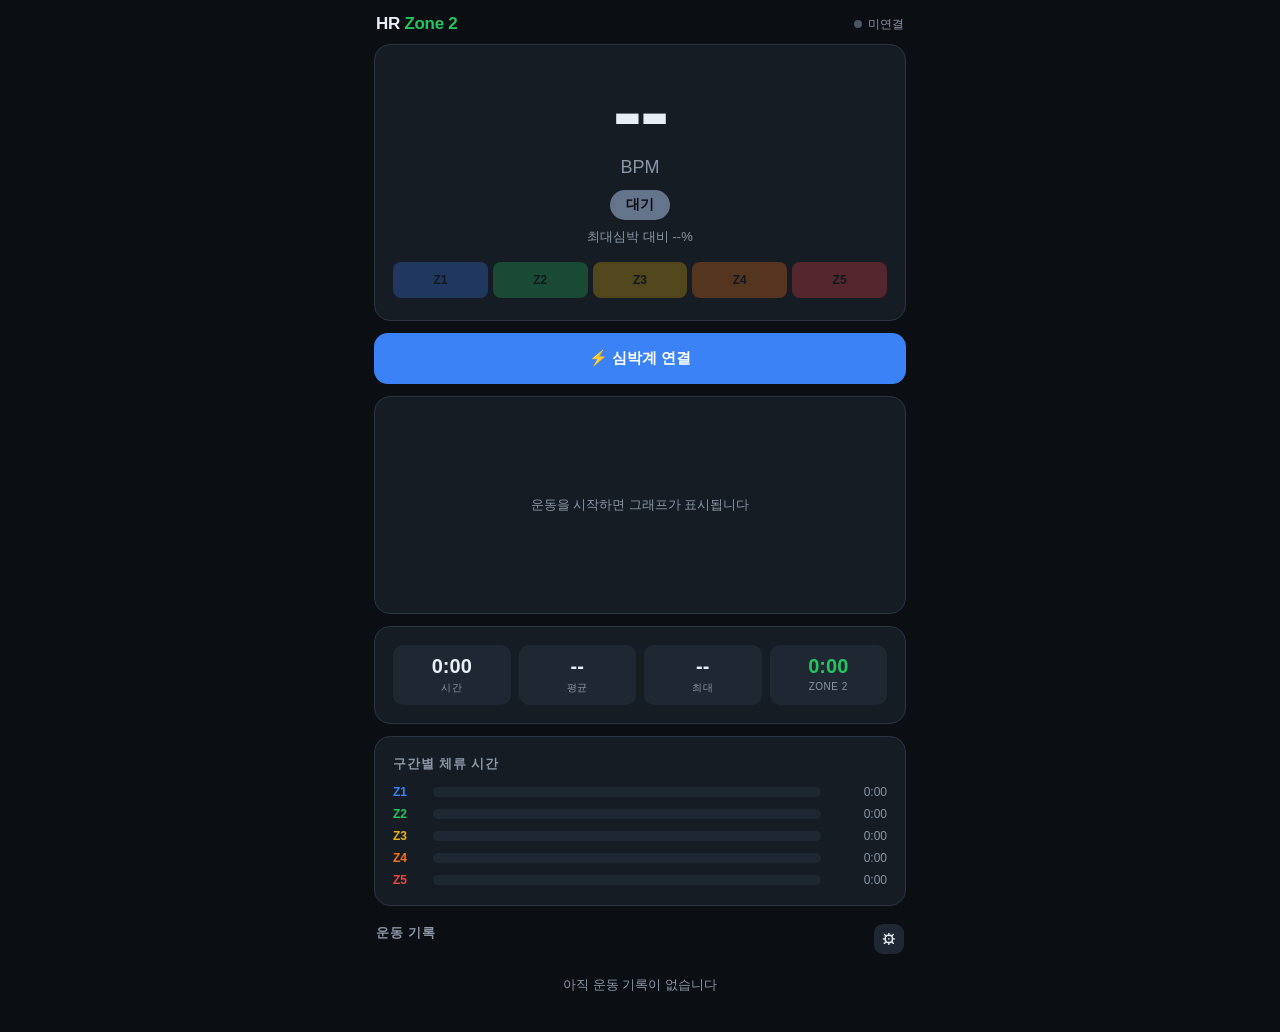
<file: hr-monitor.html>
<!DOCTYPE html>
<html lang="ko">
<head>
<meta charset="UTF-8">
<meta name="viewport" content="width=device-width, initial-scale=1.0, maximum-scale=1.0, user-scalable=no, viewport-fit=cover">
<meta name="theme-color" content="#0b0f14">
<meta name="apple-mobile-web-app-capable" content="yes">
<meta name="apple-mobile-web-app-status-bar-style" content="black-translucent">
<title>HR Monitor — Zone 2</title>
<style>
  * { box-sizing: border-box; margin: 0; padding: 0; -webkit-tap-highlight-color: transparent; }
  :root {
    --bg: #0b0f14; --surface: #161c24; --surface2: #1f2832; --border: #2a3441;
    --text: #e8eef5; --muted: #8b97a6; --accent: #3b82f6;
    --z0: #64748b; --z1: #3b82f6; --z2: #22c55e; --z3: #eab308; --z4: #f97316; --z5: #ef4444;
  }
  html, body { background: var(--bg); color: var(--text);
    font-family: -apple-system, BlinkMacSystemFont, "Segoe UI", Roboto, sans-serif;
    overscroll-behavior: none; }
  body { padding: env(safe-area-inset-top) 14px calc(env(safe-area-inset-bottom) + 14px); max-width: 560px; margin: 0 auto; }

  header { display: flex; align-items: center; justify-content: space-between; padding: 14px 2px 10px; }
  header h1 { font-size: 17px; font-weight: 600; letter-spacing: -0.3px; }
  header h1 span { color: var(--z2); }
  .status { font-size: 12px; color: var(--muted); display: flex; align-items: center; gap: 6px; }
  .dot { width: 8px; height: 8px; border-radius: 50%; background: #475569; transition: background .3s; }
  .dot.on { background: var(--z2); box-shadow: 0 0 8px var(--z2); }

  .card { background: var(--surface); border: 1px solid var(--border); border-radius: 16px; padding: 18px; margin-bottom: 12px; }

  /* BPM hero */
  .hero { text-align: center; padding: 22px 18px; transition: background .4s; }
  .bpm-num { font-size: 88px; font-weight: 700; line-height: 1; letter-spacing: -2px; font-variant-numeric: tabular-nums; }
  .bpm-unit { font-size: 18px; color: var(--muted); font-weight: 500; margin-top: 2px; }
  .zone-label { display: inline-block; margin-top: 12px; font-size: 14px; font-weight: 600; padding: 6px 16px; border-radius: 999px; }
  .pct { font-size: 13px; color: var(--muted); margin-top: 8px; }

  /* Zone ladder */
  .ladder { display: flex; gap: 5px; margin-top: 16px; }
  .lz { flex: 1; height: 36px; border-radius: 8px; display: flex; align-items: center; justify-content: center;
    font-size: 12px; font-weight: 700; opacity: .28; transition: opacity .25s, transform .25s; color: #0b0f14; }
  .lz.active { opacity: 1; transform: scaleY(1.18); }

  /* Chart */
  .chart-wrap { position: relative; height: 180px; }
  canvas { width: 100%; height: 100%; display: block; }
  .chart-empty { position: absolute; inset: 0; display: flex; align-items: center; justify-content: center; color: var(--muted); font-size: 13px; }

  /* Stats grid */
  .stats { display: grid; grid-template-columns: repeat(4, 1fr); gap: 8px; }
  .stat { background: var(--surface2); border-radius: 10px; padding: 10px 6px; text-align: center; }
  .stat .v { font-size: 20px; font-weight: 700; font-variant-numeric: tabular-nums; }
  .stat .l { font-size: 10px; color: var(--muted); margin-top: 3px; text-transform: uppercase; letter-spacing: .5px; }

  /* Buttons */
  .controls { display: flex; gap: 10px; margin-bottom: 12px; }
  button { flex: 1; border: none; border-radius: 14px; padding: 16px; font-size: 15px; font-weight: 600;
    background: var(--surface2); color: var(--text); cursor: pointer; transition: transform .1s, background .2s;
    display: flex; align-items: center; justify-content: center; gap: 7px; }
  button:active { transform: scale(.97); }
  button:disabled { opacity: .4; cursor: not-allowed; }
  .btn-primary { background: var(--accent); color: #fff; }
  .btn-go { background: var(--z2); color: #06210f; }
  .btn-stop { background: var(--z5); color: #2a0606; }
  .btn-wide { flex: none; width: 100%; }

  /* Zone time breakdown */
  .ztime { margin-top: 4px; }
  .ztrow { display: flex; align-items: center; gap: 10px; margin-bottom: 8px; }
  .ztrow:last-child { margin-bottom: 0; }
  .zttag { width: 30px; font-size: 12px; font-weight: 700; }
  .ztbar-bg { flex: 1; height: 10px; background: var(--surface2); border-radius: 5px; overflow: hidden; }
  .ztbar { height: 100%; border-radius: 5px; transition: width .4s; }
  .zttime { width: 56px; text-align: right; font-size: 12px; color: var(--muted); font-variant-numeric: tabular-nums; }

  /* History */
  .sec-title { font-size: 13px; font-weight: 600; color: var(--muted); text-transform: uppercase; letter-spacing: .8px; margin: 18px 2px 10px; }
  .hist-item { background: var(--surface); border: 1px solid var(--border); border-radius: 12px; padding: 13px 15px; margin-bottom: 8px; display: flex; align-items: center; justify-content: space-between; }
  .hist-date { font-size: 14px; font-weight: 600; }
  .hist-sub { font-size: 12px; color: var(--muted); margin-top: 3px; }
  .hist-right { display: flex; align-items: center; gap: 12px; }
  .hist-z2 { text-align: right; }
  .hist-z2 .b { font-size: 17px; font-weight: 700; color: var(--z2); }
  .hist-z2 .s { font-size: 10px; color: var(--muted); }
  .icon-btn { width: 34px; height: 34px; border-radius: 9px; padding: 0; flex: none; background: var(--surface2); font-size: 16px; }
  .empty-hist { color: var(--muted); font-size: 13px; text-align: center; padding: 24px; }

  /* Settings */
  .settings-row { display: flex; align-items: center; justify-content: space-between; padding: 12px 0; border-bottom: 1px solid var(--border); }
  .settings-row:last-child { border-bottom: none; }
  .settings-row label { font-size: 14px; }
  .settings-row .hint { font-size: 11px; color: var(--muted); margin-top: 2px; }
  input[type=number] { width: 90px; background: var(--surface2); border: 1px solid var(--border); border-radius: 9px;
    color: var(--text); font-size: 15px; padding: 9px 11px; text-align: center; font-variant-numeric: tabular-nums; }
  .toggle { display: flex; background: var(--surface2); border-radius: 9px; padding: 3px; }
  .toggle button { flex: none; padding: 7px 12px; font-size: 12px; border-radius: 7px; background: transparent; }
  .toggle button.sel { background: var(--accent); color: #fff; }

  .modal-bg { position: fixed; inset: 0; background: rgba(0,0,0,.7); display: none; align-items: flex-end; justify-content: center; z-index: 50; }
  .modal-bg.show { display: flex; }
  .modal { background: var(--surface); border-radius: 20px 20px 0 0; padding: 22px 18px calc(env(safe-area-inset-bottom) + 22px); width: 100%; max-width: 560px; }
  .modal h2 { font-size: 18px; margin-bottom: 6px; }
  .modal .sub { font-size: 13px; color: var(--muted); margin-bottom: 14px; }

  .hidden { display: none !important; }
  .toast { position: fixed; bottom: calc(env(safe-area-inset-bottom) + 20px); left: 50%; transform: translateX(-50%);
    background: var(--surface2); border: 1px solid var(--border); color: var(--text); padding: 12px 20px; border-radius: 12px;
    font-size: 13px; z-index: 60; opacity: 0; transition: opacity .3s; pointer-events: none; }
  .toast.show { opacity: 1; }
</style>
</head>
<body>

<header>
  <h1>HR <span>Zone&nbsp;2</span></h1>
  <div class="status"><span class="dot" id="dot"></span><span id="statusText">미연결</span></div>
</header>

<div class="card hero" id="hero">
  <div class="bpm-num" id="bpm">--</div>
  <div class="bpm-unit">BPM</div>
  <div class="zone-label" id="zoneLabel" style="background:var(--z0);color:#0b0f14;">대기</div>
  <div class="pct" id="pct">최대심박 대비 --%</div>
  <div class="ladder" id="ladder"></div>
</div>

<div class="controls" id="connectRow">
  <button class="btn-primary btn-wide" id="connectBtn"><span id="connectLabel">⚡ 심박계 연결</span></button>
</div>

<div class="controls hidden" id="workoutControls">
  <button class="btn-go" id="startBtn">▶ 운동 시작</button>
  <button id="pauseBtn" disabled>⏸ 일시정지</button>
  <button class="btn-stop" id="stopBtn" disabled>⏹ 종료·저장</button>
</div>

<div class="card">
  <div class="chart-wrap">
    <canvas id="chart"></canvas>
    <div class="chart-empty" id="chartEmpty">운동을 시작하면 그래프가 표시됩니다</div>
  </div>
</div>

<div class="card">
  <div class="stats">
    <div class="stat"><div class="v" id="sTime">0:00</div><div class="l">시간</div></div>
    <div class="stat"><div class="v" id="sAvg">--</div><div class="l">평균</div></div>
    <div class="stat"><div class="v" id="sMax">--</div><div class="l">최대</div></div>
    <div class="stat"><div class="v" style="color:var(--z2)" id="sZ2">0:00</div><div class="l">Zone 2</div></div>
  </div>
</div>

<div class="card">
  <div class="sec-title" style="margin:0 0 12px;">구간별 체류 시간</div>
  <div class="ztime" id="ztime"></div>
</div>

<div class="sec-title">운동 기록 <button class="icon-btn" id="settingsBtn" style="float:right;width:30px;height:30px;font-size:14px;">⚙</button></div>
<div id="history"></div>

<!-- Settings modal -->
<div class="modal-bg" id="settingsModal">
  <div class="modal">
    <h2>설정</h2>
    <div class="sub">Zone 계산 기준을 설정합니다. 정확한 Zone 2를 위해 안정시 심박수 입력을 권장합니다.</div>
    <div class="settings-row">
      <div><label>나이</label><div class="hint">최대심박 = 220 − 나이</div></div>
      <input type="number" id="ageInput" min="10" max="100" value="42">
    </div>
    <div class="settings-row">
      <div><label>안정시 심박수</label><div class="hint">아침 기상 직후 측정값 (선택)</div></div>
      <input type="number" id="restInput" min="30" max="100" placeholder="--">
    </div>
    <div class="settings-row">
      <div><label>계산 방식</label><div class="hint">HRR(Karvonen)이 더 정확</div></div>
      <div class="toggle" id="methodToggle">
        <button data-m="max">%최대</button>
        <button data-m="hrr">%HRR</button>
      </div>
    </div>
    <button class="btn-primary btn-wide" id="saveSettings" style="margin-top:16px;">저장</button>
  </div>
</div>

<div class="toast" id="toast"></div>

<script>
// ====================== 상수 ======================
const ZONE_COLORS = ['var(--z0)','var(--z1)','var(--z2)','var(--z3)','var(--z4)','var(--z5)'];
const ZONE_COLORS_HEX = ['#64748b','#3b82f6','#22c55e','#eab308','#f97316','#ef4444'];
const ZONE_NAMES = ['휴식','Z1 회복','Z2 유산소','Z3 템포','Z4 무산소','Z5 최대'];
const ZONE_BOUNDS = [0.50, 0.60, 0.70, 0.80, 0.90, 1.00]; // 각 구간 하한 (%)

// ====================== 상태 ======================
const S = {
  device: null, char: null, connected: false,
  active: false, paused: false,
  bpm: 0, allBPM: [], chartData: [],
  zoneSec: [0,0,0,0,0,0], elapsed: 0,
  tick: null, wakeLock: null, lastZ2: null,
};
let settings = loadSettings();

// ====================== 설정 저장/로드 ======================
function loadSettings() {
  try {
    const s = JSON.parse(localStorage.getItem('hr_settings'));
    if (s && s.age) return s;
  } catch(e) {}
  return { age: 42, rest: null, method: 'max' };
}
function saveSettingsObj() { localStorage.setItem('hr_settings', JSON.stringify(settings)); }

// ====================== Zone 계산 ======================
function maxHR() { return 220 - settings.age; }
function zoneThresholds() {
  const mx = maxHR(), r = settings.rest || 0;
  const karvonen = settings.method === 'hrr' && r > 0;
  // 인덱스 0..5 = 각 구간 하한 BPM
  return ZONE_BOUNDS.map(p => karvonen ? Math.round((mx - r) * p + r) : Math.round(mx * p));
}
function zoneOf(bpm) {
  const t = zoneThresholds();
  if (bpm < t[0]) return 0;
  if (bpm < t[1]) return 1;
  if (bpm < t[2]) return 2;
  if (bpm < t[3]) return 3;
  if (bpm < t[4]) return 4;
  return 5;
}
function pctOfMax(bpm) { return Math.round(bpm / maxHR() * 100); }

// ====================== Web Bluetooth ======================
async function connect() {
  if (!navigator.bluetooth) {
    toast('이 브라우저는 Web Bluetooth를 지원하지 않습니다 (Android Chrome 필요)');
    return;
  }
  try {
    setStatus('검색 중…');
    S.device = await navigator.bluetooth.requestDevice({
      filters: [{ services: ['heart_rate'] }],
      optionalServices: ['battery_service']
    });
    S.device.addEventListener('gattserverdisconnected', onDisconnect);
    setStatus('연결 중…');
    const server = await S.device.gatt.connect();
    const service = await server.getPrimaryService('heart_rate');
    S.char = await service.getCharacteristic('heart_rate_measurement');
    await S.char.startNotifications();
    S.char.addEventListener('characteristicvaluechanged', onHR);
    S.connected = true;
    updateConnUI();
    toast('연결됨: ' + (S.device.name || '심박계'));
  } catch (e) {
    setStatus('미연결');
    if (e.name !== 'NotFoundError') toast('연결 실패: ' + e.message);
  }
}
function onDisconnect() {
  S.connected = false;
  if (S.active) toast('⚠ 심박계 연결 끊김 — 운동은 계속 기록 중');
  updateConnUI();
}
async function reconnect() {
  if (S.device && S.device.gatt) {
    try {
      const server = await S.device.gatt.connect();
      const service = await server.getPrimaryService('heart_rate');
      S.char = await service.getCharacteristic('heart_rate_measurement');
      await S.char.startNotifications();
      S.char.addEventListener('characteristicvaluechanged', onHR);
      S.connected = true; updateConnUI(); toast('재연결됨');
    } catch (e) { toast('재연결 실패'); }
  } else { connect(); }
}

// BLE Heart Rate Measurement 파싱 (spec 0x2A37)
function onHR(event) {
  const v = event.target.value;
  const flags = v.getUint8(0);
  const is16 = flags & 0x01;
  const bpm = is16 ? v.getUint16(1, true) : v.getUint8(1);
  if (bpm > 0 && bpm < 250) updateBPM(bpm);
}

// ====================== BPM 처리 / UI ======================
function updateBPM(bpm) {
  S.bpm = bpm;
  const z = zoneOf(bpm);
  document.getElementById('bpm').textContent = bpm;
  document.getElementById('bpm').style.color = ZONE_COLORS[z];
  const lbl = document.getElementById('zoneLabel');
  lbl.textContent = ZONE_NAMES[z];
  lbl.style.background = ZONE_COLORS[z];
  lbl.style.color = z === 0 ? '#0b0f14' : '#06210f';
  document.getElementById('pct').textContent = '최대심박 대비 ' + pctOfMax(bpm) + '%';
  updateLadder(z);

  // Zone 2 이탈 알림 (운동 중만)
  if (S.active && !S.paused) {
    const inZ2 = (z === 2);
    if (S.lastZ2 === true && !inZ2) {
      navigator.vibrate && navigator.vibrate([120, 60, 120]);
    }
    S.lastZ2 = inZ2;
  }
}
function updateLadder(active) {
  const lad = document.getElementById('ladder');
  if (lad.children.length === 0) {
    for (let i = 1; i <= 5; i++) {
      const d = document.createElement('div');
      d.className = 'lz'; d.style.background = ZONE_COLORS[i];
      d.textContent = 'Z' + i; lad.appendChild(d);
    }
  }
  [...lad.children].forEach((el, i) => el.classList.toggle('active', i + 1 === active));
}

// ====================== 운동 세션 ======================
function startWorkout() {
  S.active = true; S.paused = false;
  S.allBPM = []; S.chartData = []; S.zoneSec = [0,0,0,0,0,0]; S.elapsed = 0; S.lastZ2 = null;
  document.getElementById('startBtn').disabled = true;
  document.getElementById('pauseBtn').disabled = false;
  document.getElementById('stopBtn').disabled = false;
  document.getElementById('chartEmpty').classList.add('hidden');
  requestWakeLock();
  S.tick = setInterval(onTick, 1000);
  toast('운동 시작 — 화면이 꺼지지 않습니다');
}
function onTick() {
  if (S.paused) return;
  S.elapsed++;
  if (S.bpm > 0) {
    S.allBPM.push(S.bpm);
    S.chartData.push(S.bpm);
    S.zoneSec[zoneOf(S.bpm)]++;
  }
  renderStats();
  renderChart();
  renderZoneTime();
}
function pauseWorkout() {
  S.paused = !S.paused;
  document.getElementById('pauseBtn').textContent = S.paused ? '▶ 재개' : '⏸ 일시정지';
}
function stopWorkout() {
  if (S.elapsed < 5) { toast('기록이 너무 짧습니다'); return; }
  clearInterval(S.tick); S.tick = null;
  releaseWakeLock();
  saveSession();
  S.active = false; S.paused = false;
  document.getElementById('startBtn').disabled = false;
  document.getElementById('pauseBtn').disabled = true;
  document.getElementById('pauseBtn').textContent = '⏸ 일시정지';
  document.getElementById('stopBtn').disabled = true;
  toast('운동 기록 저장됨');
  renderHistory();
}

// ====================== 통계 렌더 ======================
function fmtTime(sec) {
  const m = Math.floor(sec / 60), s = sec % 60;
  return m + ':' + String(s).padStart(2, '0');
}
function renderStats() {
  document.getElementById('sTime').textContent = fmtTime(S.elapsed);
  if (S.allBPM.length) {
    const avg = Math.round(S.allBPM.reduce((a, b) => a + b, 0) / S.allBPM.length);
    const mx = Math.max(...S.allBPM);
    document.getElementById('sAvg').textContent = avg;
    document.getElementById('sMax').textContent = mx;
  }
  document.getElementById('sZ2').textContent = fmtTime(S.zoneSec[2]);
}
function renderZoneTime() {
  const wrap = document.getElementById('ztime');
  const total = S.zoneSec.reduce((a, b) => a + b, 0) || 1;
  let html = '';
  for (let i = 1; i <= 5; i++) {
    const pct = Math.round(S.zoneSec[i] / total * 100);
    html += `<div class="ztrow">
      <div class="zttag" style="color:${ZONE_COLORS[i]}">Z${i}</div>
      <div class="ztbar-bg"><div class="ztbar" style="width:${pct}%;background:${ZONE_COLORS[i]}"></div></div>
      <div class="zttime">${fmtTime(S.zoneSec[i])}</div></div>`;
  }
  wrap.innerHTML = html;
}

// ====================== 차트 (캔버스, 외부 라이브러리 없음) ======================
function renderChart() {
  const cv = document.getElementById('chart');
  const dpr = window.devicePixelRatio || 1;
  const w = cv.clientWidth, h = cv.clientHeight;
  cv.width = w * dpr; cv.height = h * dpr;
  const ctx = cv.getContext('2d');
  ctx.scale(dpr, dpr);
  ctx.clearRect(0, 0, w, h);
  if (S.chartData.length < 2) return;

  const mx = maxHR();
  const yMin = 40, yMax = mx + 15;
  const t = zoneThresholds();
  // 구간 배경 밴드
  const bands = [[t[0], t[1], ZONE_COLORS_HEX[1]], [t[1], t[2], ZONE_COLORS_HEX[2]],
                 [t[2], t[3], ZONE_COLORS_HEX[3]], [t[3], t[4], ZONE_COLORS_HEX[4]], [t[4], yMax, ZONE_COLORS_HEX[5]]];
  const yOf = v => h - (v - yMin) / (yMax - yMin) * h;
  bands.forEach(([lo, hi, col]) => {
    ctx.fillStyle = col + '1a';
    ctx.fillRect(0, yOf(hi), w, yOf(lo) - yOf(hi));
  });
  // Zone 2 강조 경계선
  ctx.strokeStyle = ZONE_COLORS_HEX[2] + '88'; ctx.lineWidth = 1; ctx.setLineDash([4, 4]);
  ctx.beginPath(); ctx.moveTo(0, yOf(t[1])); ctx.lineTo(w, yOf(t[1])); ctx.stroke();
  ctx.beginPath(); ctx.moveTo(0, yOf(t[2])); ctx.lineTo(w, yOf(t[2])); ctx.stroke();
  ctx.setLineDash([]);

  // 데이터 다운샘플 (폭에 맞춤)
  const data = S.chartData;
  const step = Math.max(1, Math.ceil(data.length / w));
  ctx.beginPath();
  let started = false;
  for (let i = 0; i < data.length; i += step) {
    const x = i / (data.length - 1) * w;
    const y = yOf(data[i]);
    if (!started) { ctx.moveTo(x, y); started = true; } else ctx.lineTo(x, y);
  }
  ctx.strokeStyle = '#e8eef5'; ctx.lineWidth = 2; ctx.lineJoin = 'round'; ctx.stroke();
}

// ====================== Wake Lock (화면 켜짐 유지) ======================
async function requestWakeLock() {
  try {
    if ('wakeLock' in navigator) S.wakeLock = await navigator.wakeLock.request('screen');
  } catch (e) {}
}
function releaseWakeLock() {
  if (S.wakeLock) { S.wakeLock.release().catch(() => {}); S.wakeLock = null; }
}
document.addEventListener('visibilitychange', () => {
  if (document.visibilityState === 'visible' && S.active && !S.wakeLock) requestWakeLock();
});

// ====================== 기록 저장 / 히스토리 ======================
function getSessions() {
  try { return JSON.parse(localStorage.getItem('hr_sessions')) || []; } catch (e) { return []; }
}
function saveSession() {
  const sessions = getSessions();
  const avg = S.allBPM.length ? Math.round(S.allBPM.reduce((a, b) => a + b, 0) / S.allBPM.length) : 0;
  sessions.unshift({
    date: Date.now(),
    duration: S.elapsed,
    avg, max: S.allBPM.length ? Math.max(...S.allBPM) : 0,
    zoneSec: [...S.zoneSec],
    raw: [...S.allBPM]
  });
  localStorage.setItem('hr_sessions', JSON.stringify(sessions.slice(0, 100)));
}
function renderHistory() {
  const wrap = document.getElementById('history');
  const sessions = getSessions();
  if (!sessions.length) { wrap.innerHTML = '<div class="empty-hist">아직 운동 기록이 없습니다</div>'; return; }
  wrap.innerHTML = sessions.map((s, i) => {
    const d = new Date(s.date);
    const dateStr = `${d.getMonth() + 1}/${d.getDate()} ${String(d.getHours()).padStart(2,'0')}:${String(d.getMinutes()).padStart(2,'0')}`;
    const z2pct = Math.round(s.zoneSec[2] / (s.duration || 1) * 100);
    return `<div class="hist-item">
      <div><div class="hist-date">${dateStr}</div>
        <div class="hist-sub">${fmtTime(s.duration)} · 평균 ${s.avg} · 최대 ${s.max} BPM</div></div>
      <div class="hist-right">
        <div class="hist-z2"><div class="b">${z2pct}%</div><div class="s">Zone 2</div></div>
        <button class="icon-btn" onclick="exportCSV(${i})" title="CSV">⬇</button>
        <button class="icon-btn" onclick="deleteSession(${i})" title="삭제">✕</button>
      </div></div>`;
  }).join('');
}
function deleteSession(i) {
  const sessions = getSessions();
  sessions.splice(i, 1);
  localStorage.setItem('hr_sessions', JSON.stringify(sessions));
  renderHistory();
}
function exportCSV(i) {
  const s = getSessions()[i];
  let csv = 'second,bpm\n';
  s.raw.forEach((b, idx) => { csv += `${idx + 1},${b}\n`; });
  const d = new Date(s.date);
  const fname = `hr_${d.getFullYear()}${String(d.getMonth()+1).padStart(2,'0')}${String(d.getDate()).padStart(2,'0')}_${String(d.getHours()).padStart(2,'0')}${String(d.getMinutes()).padStart(2,'0')}.csv`;
  const blob = new Blob([csv], { type: 'text/csv' });
  const url = URL.createObjectURL(blob);
  const a = document.createElement('a'); a.href = url; a.download = fname; a.click();
  URL.revokeObjectURL(url);
}

// ====================== UI 헬퍼 ======================
function setStatus(t) { document.getElementById('statusText').textContent = t; }
function updateConnUI() {
  document.getElementById('dot').classList.toggle('on', S.connected);
  setStatus(S.connected ? (S.device?.name || '연결됨') : '미연결');
  document.getElementById('connectRow').classList.toggle('hidden', S.connected);
  document.getElementById('workoutControls').classList.toggle('hidden', !S.connected);
  if (!S.connected && S.device) {
    document.getElementById('connectLabel').textContent = '⚡ 재연결';
  }
}
let toastT;
function toast(msg) {
  const el = document.getElementById('toast');
  el.textContent = msg; el.classList.add('show');
  clearTimeout(toastT); toastT = setTimeout(() => el.classList.remove('show'), 2600);
}

// ====================== 설정 모달 ======================
function openSettings() {
  document.getElementById('ageInput').value = settings.age;
  document.getElementById('restInput').value = settings.rest || '';
  document.querySelectorAll('#methodToggle button').forEach(b =>
    b.classList.toggle('sel', b.dataset.m === settings.method));
  document.getElementById('settingsModal').classList.add('show');
}
document.getElementById('settingsBtn').onclick = openSettings;
document.getElementById('settingsModal').onclick = e => {
  if (e.target.id === 'settingsModal') e.target.classList.remove('show');
};
document.querySelectorAll('#methodToggle button').forEach(b => b.onclick = () => {
  document.querySelectorAll('#methodToggle button').forEach(x => x.classList.remove('sel'));
  b.classList.add('sel');
});
document.getElementById('saveSettings').onclick = () => {
  settings.age = parseInt(document.getElementById('ageInput').value) || 42;
  const r = parseInt(document.getElementById('restInput').value);
  settings.rest = r > 0 ? r : null;
  settings.method = document.querySelector('#methodToggle button.sel').dataset.m;
  saveSettingsObj();
  document.getElementById('settingsModal').classList.remove('show');
  if (S.bpm) updateBPM(S.bpm);
  toast('설정 저장됨');
};

// ====================== 이벤트 바인딩 ======================
document.getElementById('connectBtn').onclick = () => S.device ? reconnect() : connect();
document.getElementById('startBtn').onclick = startWorkout;
document.getElementById('pauseBtn').onclick = pauseWorkout;
document.getElementById('stopBtn').onclick = stopWorkout;

// 초기 렌더
updateLadder(0);
renderZoneTime();
renderHistory();
</script>
</body>
</html>
</file>
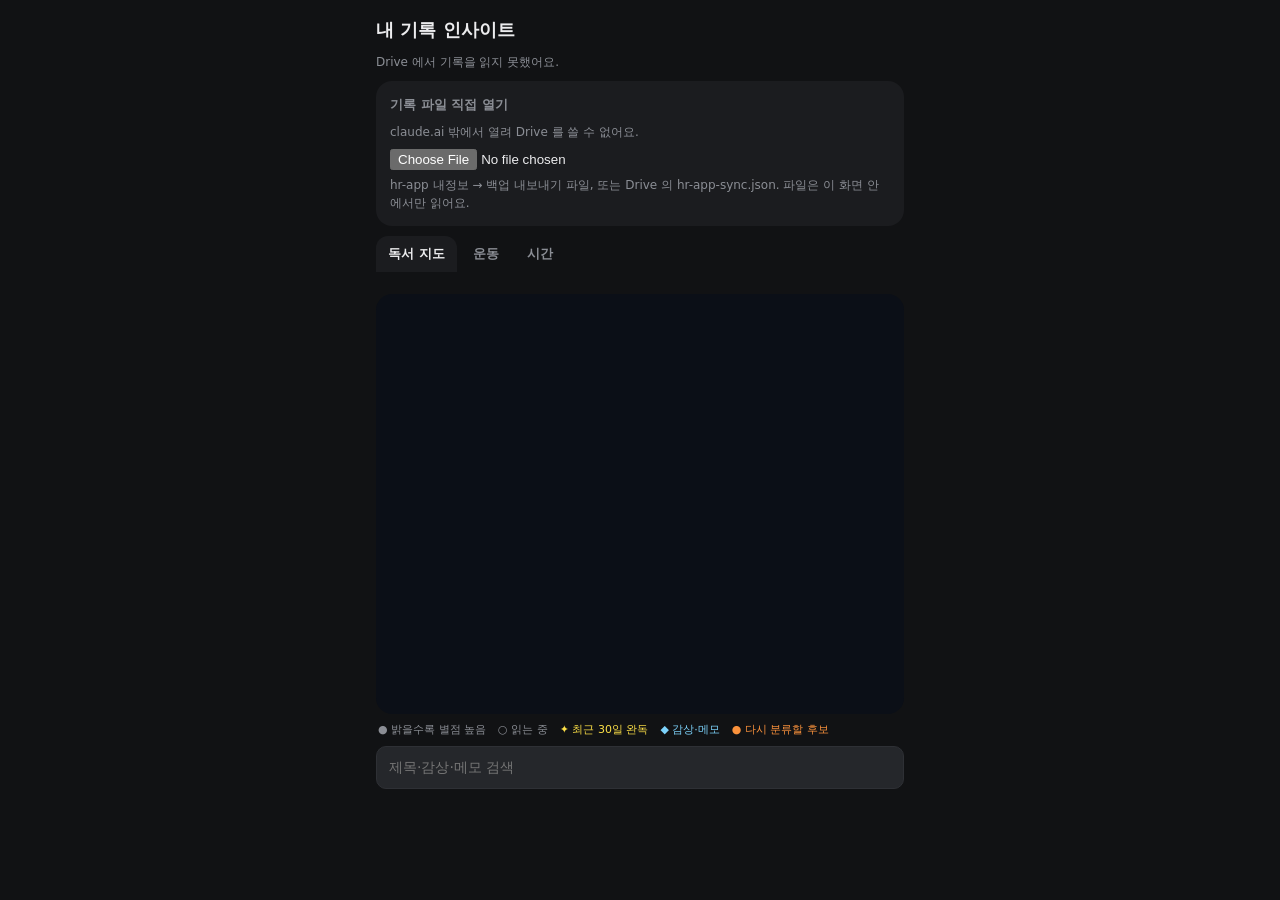
<file: artifact/insights.src.html>
<!doctype html>
<html lang="ko">
<head>
<meta charset="utf-8">
<meta name="viewport" content="width=device-width,initial-scale=1,viewport-fit=cover">
<title>내 기록 인사이트</title>
<meta name="claude:viewport-fit-sides" content="cover">
<style>
  :root {
    color-scheme: dark;
    --bg: #111214; --surface: #1b1c1f; --surface2: #25272b; --border: #2e3035;
    --text: #ececee; --muted: #8b8e95; --accent: #22c55e; --warn: #f59e0b; --bad: #ef4444; --info: #7dd3fc;
  }
  * { box-sizing: border-box; margin: 0; padding: 0; }
  body { background: var(--bg); color: var(--text); font: 14px/1.5 system-ui, -apple-system, "Apple SD Gothic Neo", "Malgun Gothic", sans-serif; }
  .wrap { max-width: 560px; margin: 0 auto; padding-left: max(16px, env(safe-area-inset-left, 0px)); padding-right: max(16px, env(safe-area-inset-right, 0px)); padding-block: 12px 40px; }
  h1 { font-size: 18px; margin: 4px 0 10px; }
  .src { font-size: 12px; color: var(--muted); margin-bottom: 10px; }
  .tabs { display: flex; gap: 4px; margin-bottom: 12px; overflow-x: auto; }
  .tabs button { flex: none; padding: 9px 12px; border: 0; border-radius: 12px 12px 0 0; background: transparent; color: var(--muted); font: 600 13px system-ui, sans-serif; cursor: pointer; }
  .tabs button.sel { background: var(--surface); color: var(--text); }
  .card { background: var(--surface); border-radius: 16px; padding: 14px; margin-bottom: 10px; }
  .card h2 { font-size: 13px; color: var(--muted); font-weight: 600; margin-bottom: 8px; }
  .big { font-size: 26px; font-weight: 700; font-variant-numeric: tabular-nums; }
  .sub { font-size: 12px; color: var(--muted); }
  .row { display: flex; justify-content: space-between; gap: 8px; padding: 6px 0; border-bottom: 1px solid var(--border); font-size: 13px; }
  .row:last-child { border-bottom: 0; }
  .row b { font-variant-numeric: tabular-nums; }
  .bar { height: 6px; border-radius: 3px; background: var(--surface2); overflow: hidden; margin-top: 6px; }
  .bar i { display: block; height: 100%; background: var(--accent); }
  .tag { display: inline-block; font-size: 11px; padding: 1px 7px; border-radius: 999px; background: var(--surface2); color: var(--muted); margin-left: 4px; }
  .tag.ok { color: var(--accent); } .tag.over, .tag.under { color: var(--warn); } .tag.low { color: var(--muted); }
  .fields { display: grid; grid-template-columns: repeat(5, 1fr); gap: 6px; margin-bottom: 10px; }
  .fields div { background: var(--surface); border-radius: 10px; padding: 8px 2px; text-align: center; font-size: 11px; color: var(--muted); }
  .fields b { display: block; font-size: 13px; color: var(--text); }
  .mapwrap { position: relative; border-radius: 16px; overflow: hidden; background: #0b0f17; }
  canvas { display: block; width: 100%; height: 420px; }
  .sheet { position: absolute; left: 0; right: 0; bottom: 0; max-height: 70%; overflow-y: auto; background: var(--surface); border-radius: 16px 16px 0 0; padding: 14px 16px; box-shadow: 0 -6px 20px rgba(0,0,0,.45); }
  .sheet h3 { font-size: 15px; margin-right: 32px; }
  .sheet .x { position: absolute; top: 8px; right: 8px; width: 30px; height: 30px; border: 0; border-radius: 8px; background: var(--surface2); color: var(--text); }
  .note { font-size: 13px; margin: 6px 0; } .note small { color: var(--muted); margin-right: 6px; }
  .legend { display: flex; flex-wrap: wrap; gap: 4px 12px; font-size: 11px; color: var(--muted); margin: 8px 2px; }
  input[type=text], textarea { width: 100%; background: var(--surface2); color: var(--text); border: 1px solid var(--border); border-radius: 10px; padding: 10px 12px; font: inherit; }
  .res { padding: 9px 4px; border-bottom: 1px solid var(--border); cursor: pointer; font-size: 13px; } .res small { color: var(--muted); }
  .btn { border: 0; border-radius: 10px; padding: 10px 14px; background: var(--accent); color: #04210f; font: 600 14px system-ui, sans-serif; cursor: pointer; }
  .btn.ghost { background: var(--surface2); color: var(--text); font-weight: 500; }
  .presets { display: flex; flex-wrap: wrap; gap: 6px; margin-bottom: 10px; }
  .presets .btn { font-size: 13px; padding: 8px 10px; }
  .chat { display: flex; flex-direction: column; gap: 8px; margin-bottom: 10px; }
  .msg { padding: 10px 12px; border-radius: 12px; white-space: pre-wrap; font-size: 14px; }
  .msg.me { align-self: flex-end; background: #14532d; max-width: 85%; }
  .msg.ai { background: var(--surface); }
  .msg.err { background: #3b1414; color: #fecaca; }
  .ask { display: flex; gap: 6px; } .ask textarea { min-height: 44px; resize: vertical; }
  .warn { background: #2a2414; color: #fde68a; border-radius: 12px; padding: 10px 12px; font-size: 13px; margin-bottom: 10px; }
  .hidden { display: none !important; }
</style>
</head>
<body>
<div class="wrap">
  <h1>내 기록 인사이트</h1>
  <div class="src" id="src">기록을 불러오는 중…</div>
  <div id="loadBox" class="card hidden">
    <h2>기록 파일 직접 열기</h2>
    <div class="sub" id="loadWhy" style="margin-bottom:8px"></div>
    <input type="file" id="file" accept=".json,application/json">
    <div class="sub" style="margin-top:6px">hr-app 내정보 → 백업 내보내기 파일, 또는 Drive 의 hr-app-sync.json. 파일은 이 화면 안에서만 읽어요.</div>
  </div>
  <div class="tabs" id="tabs">
    <button data-t="map" class="sel">독서 지도</button>
    <button data-t="ex">운동</button>
    <button data-t="time">시간</button>
    <button data-t="ai" id="aiTab">AI에게 묻기</button>
  </div>
  <section id="t-map">
    <div class="fields" id="fields"></div>
    <div class="mapwrap"><canvas id="cv" aria-label="독서 지도"></canvas><div id="sheet"></div></div>
    <div class="legend"><span>● 밝을수록 별점 높음</span><span>○ 읽는 중</span><span style="color:#fde047">✦ 최근 30일 완독</span><span style="color:#7dd3fc">◆ 감상·메모</span><span style="color:#fb923c">● 다시 분류할 후보</span></div>
    <input type="text" id="q" placeholder="제목·감상·메모 검색">
    <div id="res"></div>
  </section>
  <section id="t-ex" class="hidden"></section>
  <section id="t-time" class="hidden"></section>
  <section id="t-ai" class="hidden">
    <div class="sub" style="margin-bottom:8px">AI 는 아래 화면에 나온 계산 결과와 책 제목·감상·메모만 봅니다. 운동 조언은 컨디션 관리용이며, 증상이 있으면 의사와 상담하세요.</div>
    <div class="presets" id="presets">
      <button class="btn ghost" data-p="이번 주 운동 어때?">이번 주 운동 어때?</button>
      <button class="btn ghost" data-p="오늘 시간 어떻게 썼어?">오늘 시간 어떻게 썼어?</button>
      <button class="btn ghost" data-p="내가 읽은 책 중 ○○ 관련은?" data-fill="1">내가 읽은 책 중 ○○ 관련은?</button>
      <button class="btn ghost" data-p="다음에 읽을 책 추천">다음에 읽을 책 추천</button>
    </div>
    <div class="chat" id="chat"></div>
    <div class="ask"><textarea id="askIn" placeholder="질문을 입력하세요"></textarea><button class="btn" id="askBtn">묻기</button></div>
    <button class="btn ghost hidden" id="stopBtn" style="margin-top:6px">멈추기</button>
  </section>
</div>

<script>
/*@@METRICS@@*/
</script>
<script>
/*@@BOOKMAP@@*/
</script>
<script>
// ============ Drive 설정 (claude.ai Google Drive 커넥터) ============
// 이 페이지는 읽기만 하고 Drive 에 절대 쓰지 않는다. 게시 때 mcp 권한은 search_files·download_file_content 두 도구만.
const DRIVE_SERVER = 'Google Drive';
const SEARCH_TOOL = 'search_files';
const SEARCH_QUERY_ARG = 'query';
const SEARCH_QUERY = "title = 'hr-app-sync.json' and trashed = false";
const SEARCH_EXTRA = { excludeContentSnippets: true, pageSize: 5 };
// read_file_content 는 요약된 글 형태라 손실·잘림이 있을 수 있어, 원본 바이트(base64)를 주는 download_file_content 를 쓴다
const READ_TOOL = 'download_file_content';
const READ_ID_ARG = 'fileId';
const SYNC_FILE_NAME = 'hr-app-sync.json';
// ==================================================================

const M = window.HRMetrics, $ = id => document.getElementById(id);
const esc = s => String(s == null ? '' : s).replace(/[&<>"']/g, c => ({ '&': '&amp;', '<': '&lt;', '>': '&gt;', '"': '&quot;', "'": '&#39;' }[c]));
let STORE = null, MAP = null, sample = null, turns = [], ctl = null, tab = 'map';

// ---------- 기록 불러오기 ----------
// 동기화 파일 { rev, data: { 키: 문자열 } } 과 백업 파일 { app: 'hr-monitor', data: { 키: 값 } } 둘 다 받는다
function storeFrom(json) {
  if (!json || typeof json !== 'object' || !json.data || typeof json.data !== 'object' || Array.isArray(json.data)) throw new Error('hr-app 기록 파일 모양이 아니에요 (data 항목 없음)');
  const r = M.parseStore(json.data);
  if (!r.store.book_list && !r.store.hr_sessions && !Object.keys(r.store).some(k => /^time_log_/.test(k))) throw new Error('책·운동·시간 기록이 하나도 없어요');
  return { store: r.store, bad: r.bad, synced: json.updatedAt != null ? json.updatedAt : null, exported: json.exportedAt || null };
}
// 결과 모양을 아직 실제로 본 적이 없어 넓게 받는다. 오류 안내에는 값이 아니라 키 이름·글자 종류만 보여 준다.
const keysOf = p => (Array.isArray(p) ? '배열 ' + p.length + '개' : p && typeof p === 'object' ? '키: ' + (Object.keys(p).join(', ') || '(없음)') : typeof p);
function asObj(p) { if (typeof p === 'string') { try { return JSON.parse(p); } catch (e) {} } return p; }
// 검색 결과: payload.files[] / payload.items[] / payload[] 에서 id 가 있는 항목. 여럿이면 가장 최근에 수정된 것
function pickFileId(payload) {
  const p = asObj(payload);
  const list = (p && Array.isArray(p.files) && p.files) || (p && Array.isArray(p.items) && p.items) || (Array.isArray(p) && p) || [];
  const ok = list.filter(f => f && typeof f.id === 'string' && f.id);
  if (!ok.length) return { id: null, why: '검색 결과에서 파일 id 를 찾지 못했어요 (결과 ' + keysOf(p) + ')' };
  const t = f => { const v = f.modifiedTime || f.modified_time || f.modifiedDate || f.modified || f.updatedTime; const n = Date.parse(v); return isFinite(n) ? n : -Infinity; };
  ok.sort((a, b) => t(b) - t(a));
  return { id: ok[0].id, count: ok.length };
}
// 다운로드 결과에서 base64 문자열 찾기: content / data / base64 / 처음 나오는 긴 문자열
function findB64(payload, result) {
  const p = asObj(payload);
  if (typeof p === 'string') return p;
  if (p && typeof p === 'object') {
    for (const k of ['content', 'data', 'base64']) if (typeof p[k] === 'string' && p[k]) return p[k];
    const long = Object.values(p).find(v => typeof v === 'string' && v.length >= 64);
    if (long) return long;
  }
  for (const c of (result && result.content) || []) {   // payload 가 없을 때: 내용 블록의 blob/text
    const s = (c && c.resource && (c.resource.blob || c.resource.text)) || (c && (c.blob || c.data || c.text));
    if (typeof s === 'string' && s) return s;
  }
  return null;
}
function charClasses(s) {   // 내용 대신 글자 종류만: 영문 a, 숫자 9, 공백 _, JSON 기호는 그대로, 그 밖의 기호 ., 비ASCII #
  return Array.from(String(s).slice(0, 80)).map(c => /[A-Za-z]/.test(c) ? 'a' : /[0-9]/.test(c) ? '9' : /\s/.test(c) ? '_' : /[{}\[\]":,]/.test(c) ? c : c.charCodeAt(0) < 128 ? '.' : '#').join('');
}
function decodeSyncFile(s) {
  let text;
  const t = s.trim();
  if (t[0] === '{') text = t;   // 이미 JSON 글자로 온 경우
  else {
    let bin;
    try { bin = atob(t.replace(/\s+/g, '').replace(/-/g, '+').replace(/_/g, '/')); }
    catch (e) { throw { why: '파일 내용이 base64 가 아니에요 (앞 80자 글자 종류: ' + charClasses(t) + ')' }; }
    text = new TextDecoder('utf-8').decode(Uint8Array.from(bin, c => c.charCodeAt(0))).replace(/^﻿/, '');
  }
  try { return JSON.parse(text); }
  catch (e) { throw { why: '파일 내용을 JSON 으로 읽지 못했어요 (앞 80자 글자 종류: ' + charClasses(text) + ')' }; }
}
const MCP_WHY = {
  needs_reauth: 'Drive 연결이 만료됐어요 — claude.ai 설정 → 커넥터에서 다시 연결하세요',
  server_not_connected: 'Drive 커넥터가 연결돼 있지 않아요 — claude.ai 설정 → 커넥터에서 추가하세요',
  selection_required: '같은 이름의 Drive 커넥터가 여러 개예요 — 하나를 고른 뒤 다시 여세요',
  not_in_manifest: '이 페이지가 Drive 를 쓰도록 허용되지 않았어요',
  approval_required: 'Drive 읽기 허락이 필요해요 — 다시 열고 허락하세요',
  blocked_by_policy: '조직 정책으로 Drive 를 쓸 수 없어요',
  server_unavailable: 'Drive 서버가 응답하지 않아요 — 잠시 뒤 다시 여세요',
  tool_error: 'Drive 도구가 오류를 냈어요',
};
async function loadFromDrive() {
  if (!DRIVE_SERVER || !SEARCH_TOOL || !SEARCH_QUERY_ARG || !READ_TOOL || !READ_ID_ARG) throw { why: 'Drive 설정값(맨 위 상수)이 아직 비어 있어요' };
  const mcp = await claude.use('mcp');
  if (!mcp) throw { why: '이 화면에서는 커넥터를 쓸 수 없어요' };
  try {
    const s = await mcp.callTool(DRIVE_SERVER, SEARCH_TOOL, Object.assign({ [SEARCH_QUERY_ARG]: SEARCH_QUERY }, SEARCH_EXTRA));
    const f = pickFileId(s.payload);
    if (!f.id) throw { why: f.why };
    const r = await mcp.callTool(DRIVE_SERVER, READ_TOOL, { [READ_ID_ARG]: f.id });
    const b64 = findB64(r.payload, r);
    if (!b64) throw { why: '다운로드 결과에서 파일 내용을 찾지 못했어요 (결과 ' + keysOf(asObj(r.payload)) + ')' };
    try { return storeFrom(decodeSyncFile(b64)); }
    catch (e) { throw e && e.why ? e : { why: String(e && e.message || e) }; }
  } catch (e) {
    if (e && e.why) throw e;
    if (e && e.code) throw { why: (MCP_WHY[e.code] || 'Drive 읽기 실패') + ' (' + e.code + ')' };
    throw { why: String(e && e.message || e) };
  }
}
function showLoadBox(why) { $('loadBox').classList.remove('hidden'); $('loadWhy').textContent = why; $('src').textContent = 'Drive 에서 기록을 읽지 못했어요.'; }
$('file').onchange = () => {
  const f = $('file').files[0]; if (!f) return;
  const rd = new FileReader();
  rd.onload = () => {
    try { const r = storeFrom(JSON.parse(rd.result)); setStore(r, '파일: ' + f.name); $('loadBox').classList.add('hidden'); }
    catch (e) { $('loadWhy').textContent = '이 파일을 읽지 못했어요: ' + (e.message || e); }
  };
  rd.onerror = () => { $('loadWhy').textContent = '파일을 열 수 없어요'; };
  rd.readAsText(f);
};
function setStore(r, label) {
  STORE = r.store;
  const when = v => { const d = new Date(typeof v === 'number' || /^\d+$/.test(String(v)) ? Number(v) : v); return isFinite(d) ? d.toLocaleString('ko-KR', { dateStyle: 'medium', timeStyle: 'short' }) : String(v).slice(0, 30); };
  $('src').textContent = label + (r.synced != null ? ' · 마지막 동기화: ' + when(r.synced) : r.exported ? ' · 내보낸 시각: ' + when(r.exported) : '') + (r.bad.length ? ' · 읽지 못한 항목: ' + r.bad.join(', ') : '');
  renderAll();
}

// ---------- 화면 ----------
const WS = () => (STORE && STORE.hr_settings && STORE.hr_settings.weekStart) || 'mon';
const today = () => M.kstDayKey(Date.now());
const tag = st => st ? `<span class="tag ${st}">${{ ok: '목표 안', over: '넘음', under: '부족' }[st]}</span>` : '';
const low = x => x && x.insufficient ? '<span class="tag low">기록 부족</span>' : '';
const fmt = (v, u) => v == null ? '—' : v + (u || '');
function renderAll() { if (!STORE) return; renderMap(); renderEx(); renderTime(); }
function renderMap() {
  const d = M.mapData(STORE, Date.now());
  $('fields').innerHTML = d.fields.map(f => `<div>${esc(f.cat)}<b>${f.completed}/${f.target}</b>${f.count}권${f.candidates ? `<br><span style="color:#fb923c">후보 ${f.candidates}</span>` : ''}</div>`).join('');
  if (MAP) MAP.destroy();
  MAP = BookMap.create($('cv'), { onSelect: b => sheet(b, d) });
  MAP.setData(d);
  if (tab !== 'map') MAP.stop();
  search();
}
function sheet(b, d) {
  const el = $('sheet');
  if (!b) { el.className = ''; el.innerHTML = ''; return; }
  const t = id => (d.books.find(x => x.id === id) || {}).title || id;
  el.className = 'sheet';
  el.innerHTML = `<button class="x" id="sx" aria-label="닫기">✕</button><h3>${esc(b.title)}</h3>` +
    `<div class="sub">${esc(b.author)}${b.author ? ' · ' : ''}${esc(b.category)} · ${b.status === 'done' ? '완독 ' + esc(b.finishedAt || '') : b.status === 'reading' ? '읽는 중' : '중단'}${b.rating ? ' · ' + '★'.repeat(b.rating) : ''}${b.candidate ? ' · <span style="color:#fb923c">다시 분류할 후보</span>' : ''}</div>` +
    (b.review ? `<div class="note">“${esc(b.review)}”</div>` : '') +
    b.notes.map(n => `<div class="note"><small>${esc(n.day)}</small>${esc(n.note)}</div>`).join('') +
    (b.linked.length ? '<div class="sub" style="margin-top:8px">연결된 책</div>' + b.linked.map(l => `<div class="note">↔ ${esc(t(l.id))} <small>${esc(l.reason)}</small></div>`).join('') : '');
  $('sx').onclick = () => MAP && MAP.select(null);
}
function search() {
  const q = $('q').value; if (!STORE || !q.trim()) { $('res').innerHTML = ''; return; }
  const r = M.searchBooks(STORE, q, 30);
  $('res').innerHTML = r.length ? r.map(b => `<div class="res" data-id="${esc(b.id)}">${esc(b.title)} <small>${esc(b.category)} · ${b.matched.join('·')}</small></div>`).join('') : '<div class="sub" style="padding:10px 4px">찾는 책이 없어요</div>';
  $('res').querySelectorAll('.res').forEach(el => el.onclick = () => { MAP && MAP.select(el.dataset.id, true); scrollTo({ top: 0, behavior: 'smooth' }); });
}
$('q').oninput = search;
function renderEx() {
  const e = M.exercise(STORE, Date.now(), WS()), g = M.goals(STORE, Date.now(), WS()), m = e.measures;
  const mrow = (lab, x, u) => `<div class="row"><span>${lab}</span><b>${fmt(x.mean7, u)} <span class="sub">(${x.n7}회)</span> vs ${fmt(x.mean30, u)} <span class="sub">(${x.n30}회)</span>${x.diff != null ? ` · ${x.diff > 0 ? '+' : ''}${x.diff}` : ''}${low(x)}</b></div>`;
  $('t-ex').innerHTML =
    `<div class="card"><h2>이번 주 Zone 2</h2><div class="big">${e.zone2.min}분 <span class="sub">/ 목표 ${g.zone2.goal}분</span>${tag(g.zone2.status)}</div><div class="bar"><i style="width:${Math.min(100, g.zone2.pct || 0)}%"></i></div></div>` +
    `<div class="card"><h2>운동 횟수</h2><div class="row"><span>이번 주</span><b>${e.sessions.thisWeek}회</b></div><div class="row"><span>그 전 4주 (주 평균)</span><b>${e.sessions.prev4Weeks}회 (${e.sessions.prev4WeeksAvg}회)</b></div><div class="row"><span>마지막 운동 후</span><b>${e.daysSinceLast == null ? '기록 없음' : e.daysSinceLast + '일'}</b></div></div>` +
    `<div class="card"><h2>안정시 심박·HRV — 최근 7일 vs 30일 평균</h2><div class="sub">전체 측정</div>${mrow('안정시 심박', m.all.rhr, ' bpm')}${mrow('HRV', m.all.hrv, ' ms')}<div class="sub" style="margin-top:8px">아침(10시 전) 측정만 — 같은 조건 비교</div>${mrow('안정시 심박', m.morning.rhr, ' bpm')}${mrow('HRV', m.morning.hrv, ' ms')}</div>`;
}
function renderTime() {
  const t = M.timeuse(STORE, today(), Date.now()), g = M.goals(STORE, Date.now(), WS());
  const rows = t.categories.filter(c => c.todayMin > 0 || (c.avg28Min || 0) >= 10).slice(0, 12)
    .map(c => `<div class="row"><span>${esc(c.name)}</span><b>${c.todayMin}분 <span class="sub">/ 평소 ${fmt(c.avg28Min, '분')}</span></b></div>`).join('');
  $('t-time').innerHTML =
    `<div class="card"><h2>오늘 (${esc(t.day)}) — 분류별, 평소(앞 28일 하루 평균)와 비교 ${low(t.baseline)}</h2>${rows || '<div class="sub">오늘 기록이 없어요</div>'}<div class="sub" style="margin-top:6px">기록률: 오늘 ${fmt(t.coverage.today, '%')} · 이번 주 ${fmt(t.coverage.week, '%')} · 비교 기준 ${t.baseline.n}일</div></div>` +
    `<div class="card"><h2>수면 — 지난 4주</h2><div class="row"><span>평일</span><b>${fmt(t.sleep.weekday.hours, '시간')} <span class="sub">(${t.sleep.weekday.n}일)</span>${low(t.sleep.weekday)}</b></div><div class="row"><span>주말</span><b>${fmt(t.sleep.weekend.hours, '시간')} <span class="sub">(${t.sleep.weekend.n}일)</span>${low(t.sleep.weekend)}</b></div><div class="row"><span>차이 (주말 − 평일)</span><b>${fmt(t.sleep.diffHours, '시간')}</b></div></div>` +
    `<div class="card"><h2>목표 기준 (최근 7일 평균)</h2><div class="row"><span>유튜브 (하루 최대 ${g.youtube.goal}분)</span><b>${fmt(g.youtube.value, '분')}${tag(g.youtube.status)}${low(g.youtube)}</b></div><div class="row"><span>수면 (최소 ${g.sleep.goal}시간)</span><b>${fmt(g.sleep.value, '시간')}${tag(g.sleep.status)}${low(g.sleep)}</b></div></div>`;
}
$('tabs').onclick = e => {
  const b = e.target.closest('button'); if (!b) return;
  tab = b.dataset.t;
  document.querySelectorAll('#tabs button').forEach(x => x.classList.toggle('sel', x === b));
  ['map', 'ex', 'time', 'ai'].forEach(t => $('t-' + t).classList.toggle('hidden', t !== tab));
  if (MAP) { if (tab === 'map') MAP.start(); else MAP.stop(); }
};

// ---------- AI (claude.ai 의 sample) ----------
const RULES = `너는 한 사람의 독서·운동·시간 기록을 해석해 주는 도우미다. 한국어로 짧게(5문장 안팎) 답한다.
규칙:
1. 숫자는 도구(get_reading, get_exercise, get_timeuse, search_books)가 돌려준 값만 쓴다. 직접 계산하거나 추정한 숫자를 만들지 않는다.
2. 도구 결과에 insufficient: true 가 있는 지표는 "기록이 부족해 판단 보류"라고만 말하고 해석하지 않는다.
3. 운동·심박·HRV 는 컨디션 관리 관점에서만 말한다. 진단하지 않는다. 통증·어지럼·가슴 답답함 같은 증상 이야기가 나오면 의사와 상담하라고 권한다.
4. 기록에 없는 책을 추천할 때는 각 책 앞에 "[확인 안 됨]"을 붙인다 (제목·저자가 실제와 다를 수 있음).
5. 읽은 책끼리 연결을 제안할 때는 "제안:"으로 시작하고, 저장되지 않는 제안일 뿐이라고 밝힌다.
6. 필요한 도구만 부른다.`;
function aiTools() {
  return [
    { name: 'get_reading', description: '독서 지표: 분야별 권수·완독·평생 목표 대비 %, 최근 12개월 월별 완독 수, 최근 완독 5권. 숫자만 돌려준다.', execute: () => M.reading(STORE, Date.now()) },
    { name: 'get_exercise', description: '운동 지표: 이번 주 Zone 2 분과 목표, 운동 횟수, 마지막 운동 후 일수, 안정시 심박·HRV 7일 vs 30일 평균(전체·아침), 각 표본 수와 insufficient.', execute: () => ({ exercise: M.exercise(STORE, Date.now(), WS()), goals: M.goals(STORE, Date.now(), WS()) }) },
    { name: 'get_timeuse', description: '시간 사용 지표: 지정한 날(기본 오늘, YYYY-MM-DD, 한국 시간)의 분류별 분과 앞 28일 평균, 평일·주말 수면, 기록률, 유튜브·수면 목표 상태.', inputSchema: { type: 'object', properties: { day: { type: 'string', description: 'YYYY-MM-DD' } } },
      execute: i => { const d = /^\d{4}-\d{2}-\d{2}$/.test(String(i && i.day || '')) ? String(i.day) : today(); const r = M.timeuse(STORE, d, Date.now()); if (r.error) throw new Error('날짜 형식이 틀렸어요'); const g = M.goals(STORE, Date.now(), WS()); return { timeuse: r, goals: { youtube: g.youtube, sleep: g.sleep } }; } },
    { name: 'search_books', description: '내 책 검색: 제목·저자·감상·메모에 검색어가 들어간 책의 제목·분야·별점·완독일·감상·날짜별 메모. 검색어를 비우면 전체 책의 제목·분야·별점만.', inputSchema: { type: 'object', properties: { query: { type: 'string' } } },
      execute: i => {
        const q = String(i && i.query || '').trim();
        if (!q) return M.mapData(STORE, Date.now()).books.slice(0, 300).map(b => ({ title: b.title, author: b.author, category: b.category, status: b.status, rating: b.rating }));
        return M.searchBooks(STORE, q, 15).map(b => ({ title: b.title, author: b.author, category: b.category, rating: b.rating, finishedAt: b.finishedAt, review: b.review, notes: b.notes.slice(-10).map(n => ({ day: n.day, note: n.note })) }));
      } },
  ];
}
const AI_ERR = { rate_limited: '요청이 많아요. 잠시 뒤 다시 물어보세요.', session_expired: 'claude.ai 에 다시 로그인해 주세요.', refused: '이 질문에는 답하지 못했어요. 질문을 바꿔 보세요.', empty_completion: '답이 비어 있어요. 질문을 바꿔 보세요.', prompt_too_large: '대화가 너무 길어요. 페이지를 새로 열어 주세요.', upstream_error: '연결이 끊겼어요. 다시 물어보세요.' };
function bubble(cls, text) { const d = document.createElement('div'); d.className = 'msg ' + cls; d.textContent = text; $('chat').appendChild(d); return d; }
async function ask(q) {
  q = String(q || '').trim(); if (!q || !sample || !STORE || ctl) return;
  bubble('me', q); $('askIn').value = '';
  turns.push({ role: 'user', content: q });
  const out = bubble('ai', '생각하는 중…');
  ctl = new AbortController(); $('stopBtn').classList.remove('hidden'); $('askBtn').disabled = true;
  try {
    // 최근 8개만, 맨 앞이 AI 답이면 빼고, 규칙·오늘 날짜는 첫 사용자 질문 앞에 붙인다 (규칙만 따로 보내지 않음)
    const hist = turns.slice(-8);
    if (hist.length && hist[0].role === 'assistant') hist.shift();
    hist[0] = { role: 'user', content: RULES + '\n\n오늘(한국 시간): ' + today() + '\n\n' + hist[0].content };
    const { text, truncated } = await sample(hist, { signal: ctl.signal, tools: aiTools(), onText: ({ text }) => { out.textContent = text; } });
    out.textContent = text + (truncated ? '\n(답이 중간에 잘렸어요)' : '');
    turns.push({ role: 'assistant', content: text });
  } catch (e) {
    turns.pop();
    if (e && (e.code === 'not_granted' || e.code === 'sampling_disabled' || e.code === 'capability_disabled' || e.code === 'not_declared' || e.code === 'tools_unavailable')) { out.remove(); hideAI(); }
    else if (e && e.code === 'cancelled') out.textContent = (e.text || '') + '\n(멈춤)';
    else { out.className = 'msg err'; out.textContent = (e && e.text ? e.text + '\n' : '') + (AI_ERR[e && e.code] || '답을 받지 못했어요 (' + (e && e.code) + ')'); }
  } finally { ctl = null; $('stopBtn').classList.add('hidden'); $('askBtn').disabled = false; }
}
function hideAI() { $('aiTab').classList.add('hidden'); if (tab === 'ai') $('tabs').querySelector('[data-t=map]').click(); }
$('askBtn').onclick = () => ask($('askIn').value);
$('askIn').onkeydown = e => { if (e.key === 'Enter' && !e.shiftKey && !e.isComposing) { e.preventDefault(); ask($('askIn').value); } };
$('stopBtn').onclick = () => ctl && ctl.abort();
$('presets').onclick = e => {
  const b = e.target.closest('button'); if (!b) return;
  if (b.dataset.fill) { const t = $('askIn'); t.value = b.dataset.p; t.focus(); const i = t.value.indexOf('○○'); t.setSelectionRange(i, i + 2); return; }
  ask(b.dataset.p);
};

// ---------- 시작 ----------
hideAI();   // sample 이 확인되기 전까지 숨김
(async () => {
  const hasClaude = typeof window.claude === 'object' && window.claude && typeof window.claude.use === 'function';
  if (hasClaude) claude.use('sample').then(s => { if (typeof s === 'function') { sample = s; $('aiTab').classList.remove('hidden'); } }).catch(() => {});
  if (!hasClaude) { showLoadBox('claude.ai 밖에서 열려 Drive 를 쓸 수 없어요.'); return; }
  try { setStore(await loadFromDrive(), 'Google Drive: ' + SYNC_FILE_NAME); }
  catch (e) { showLoadBox((e && e.why) || 'Drive 에서 읽지 못했어요'); }
})();
</script>
</body>
</html>
</file>
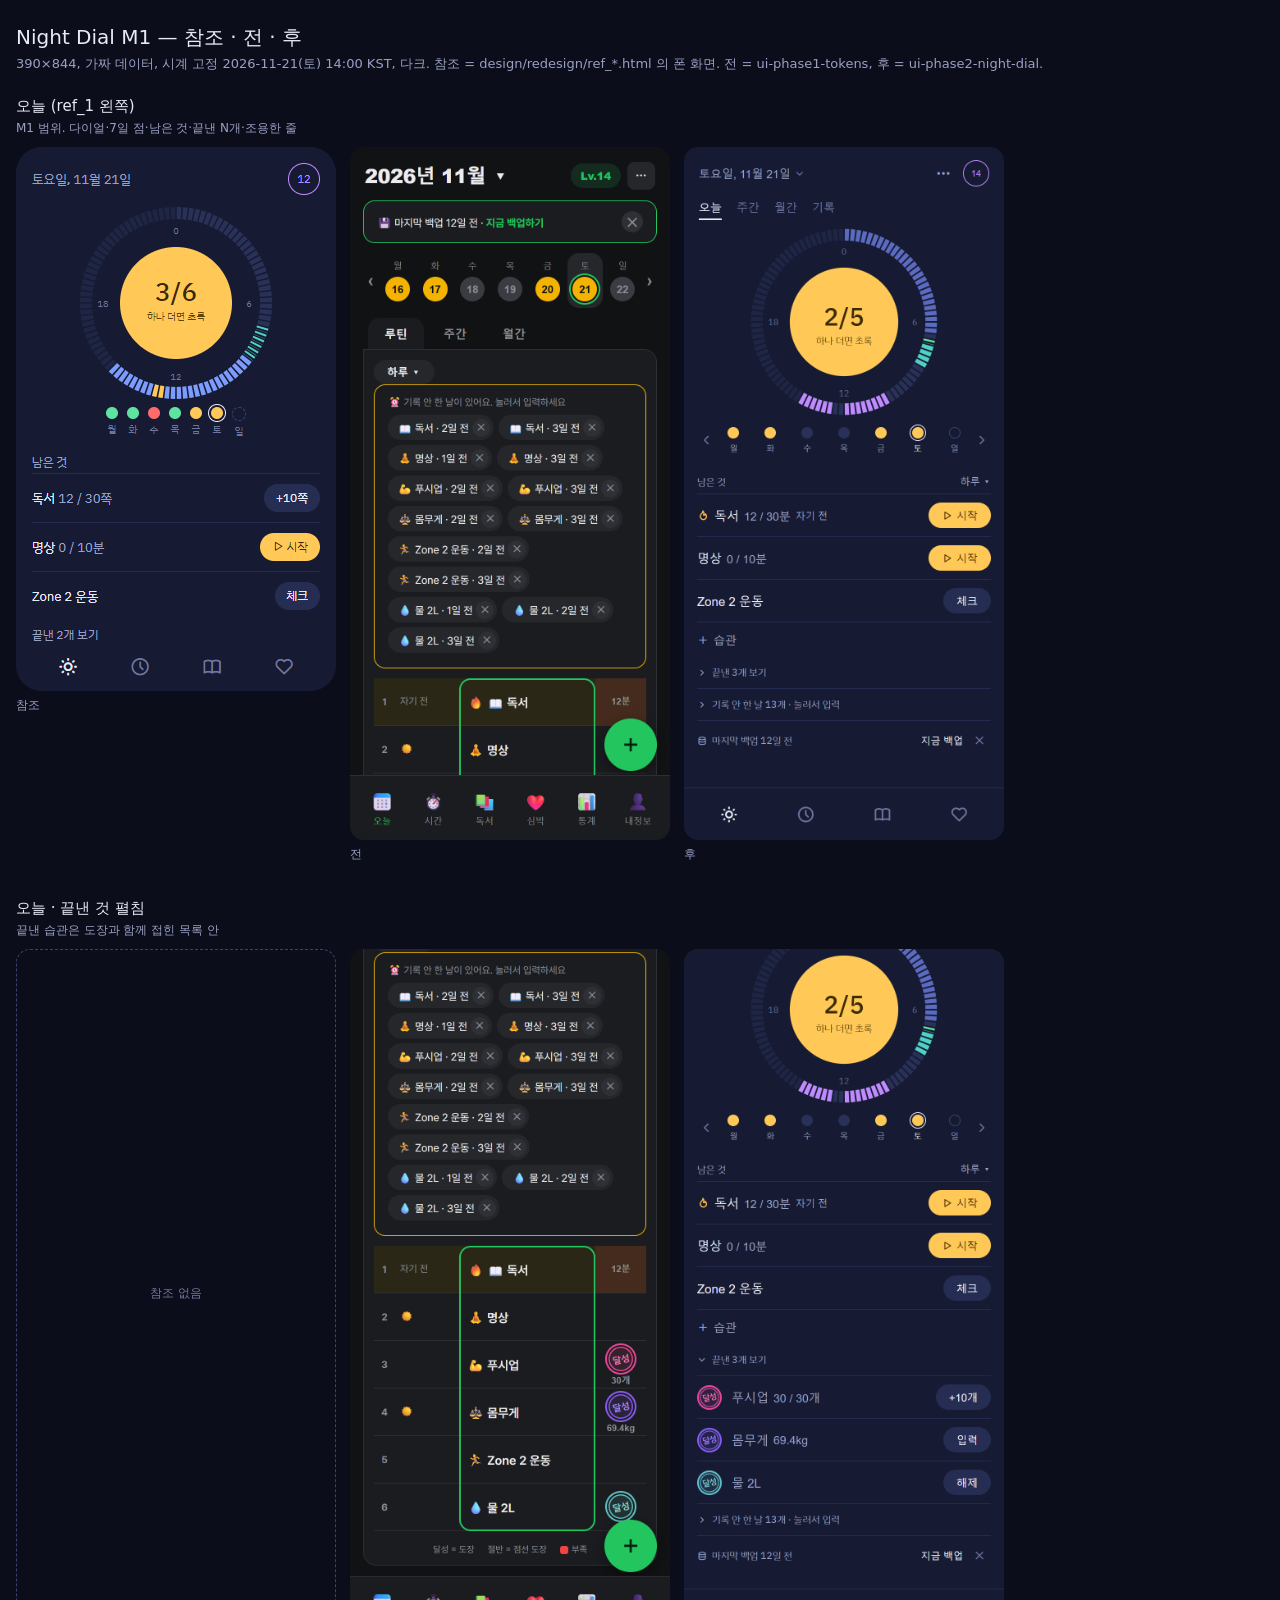
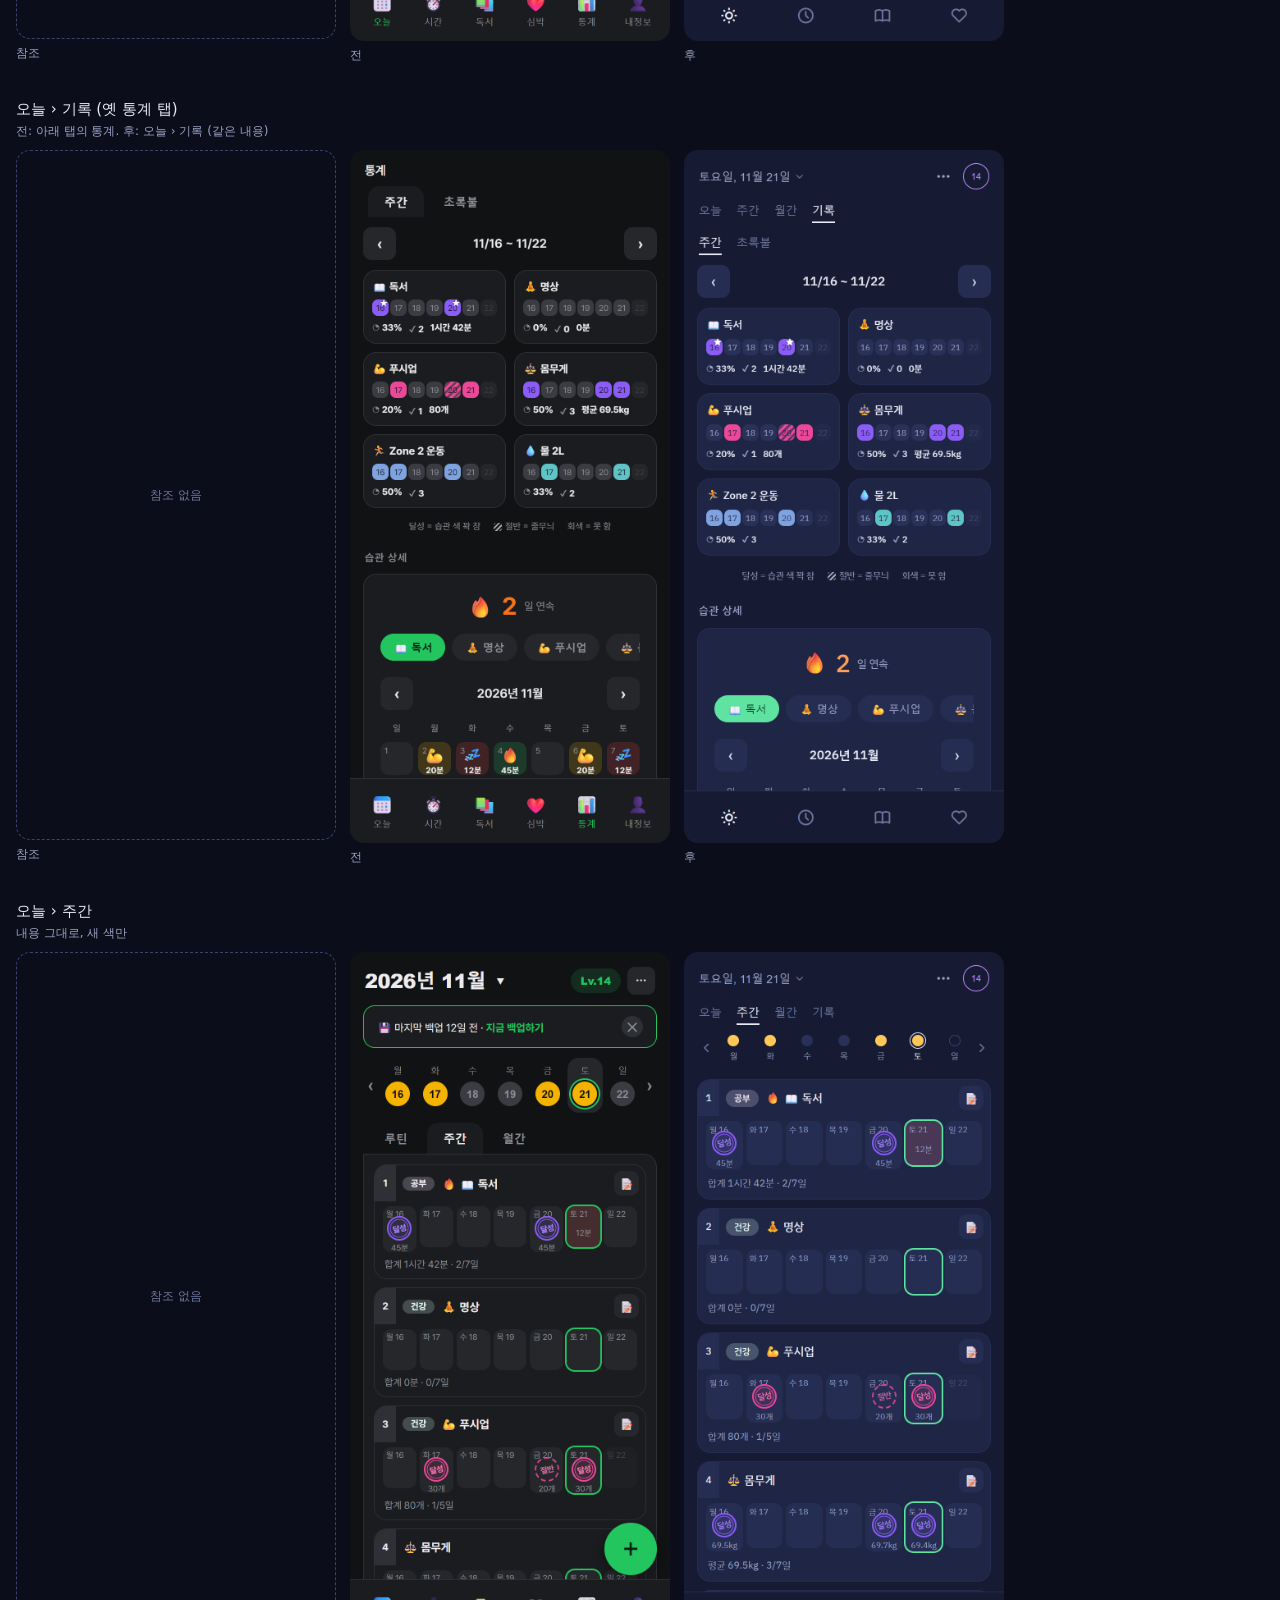
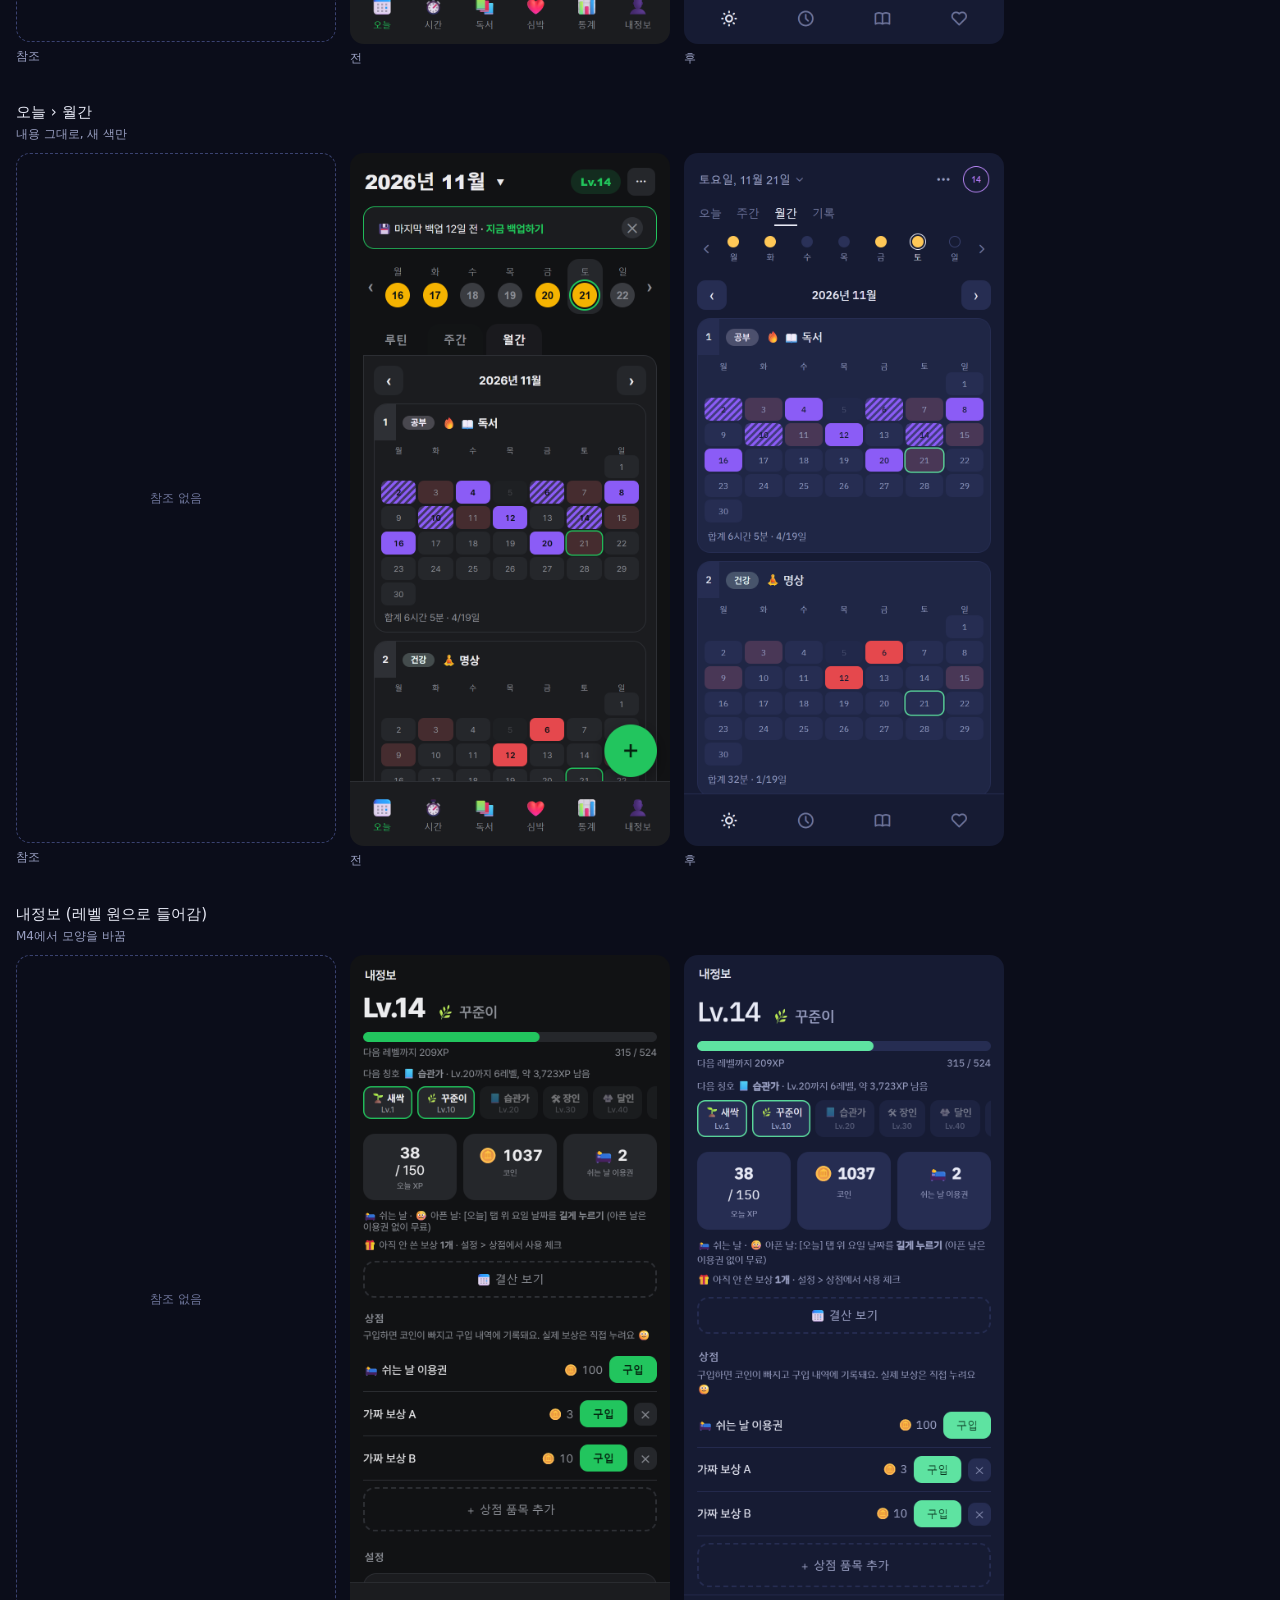
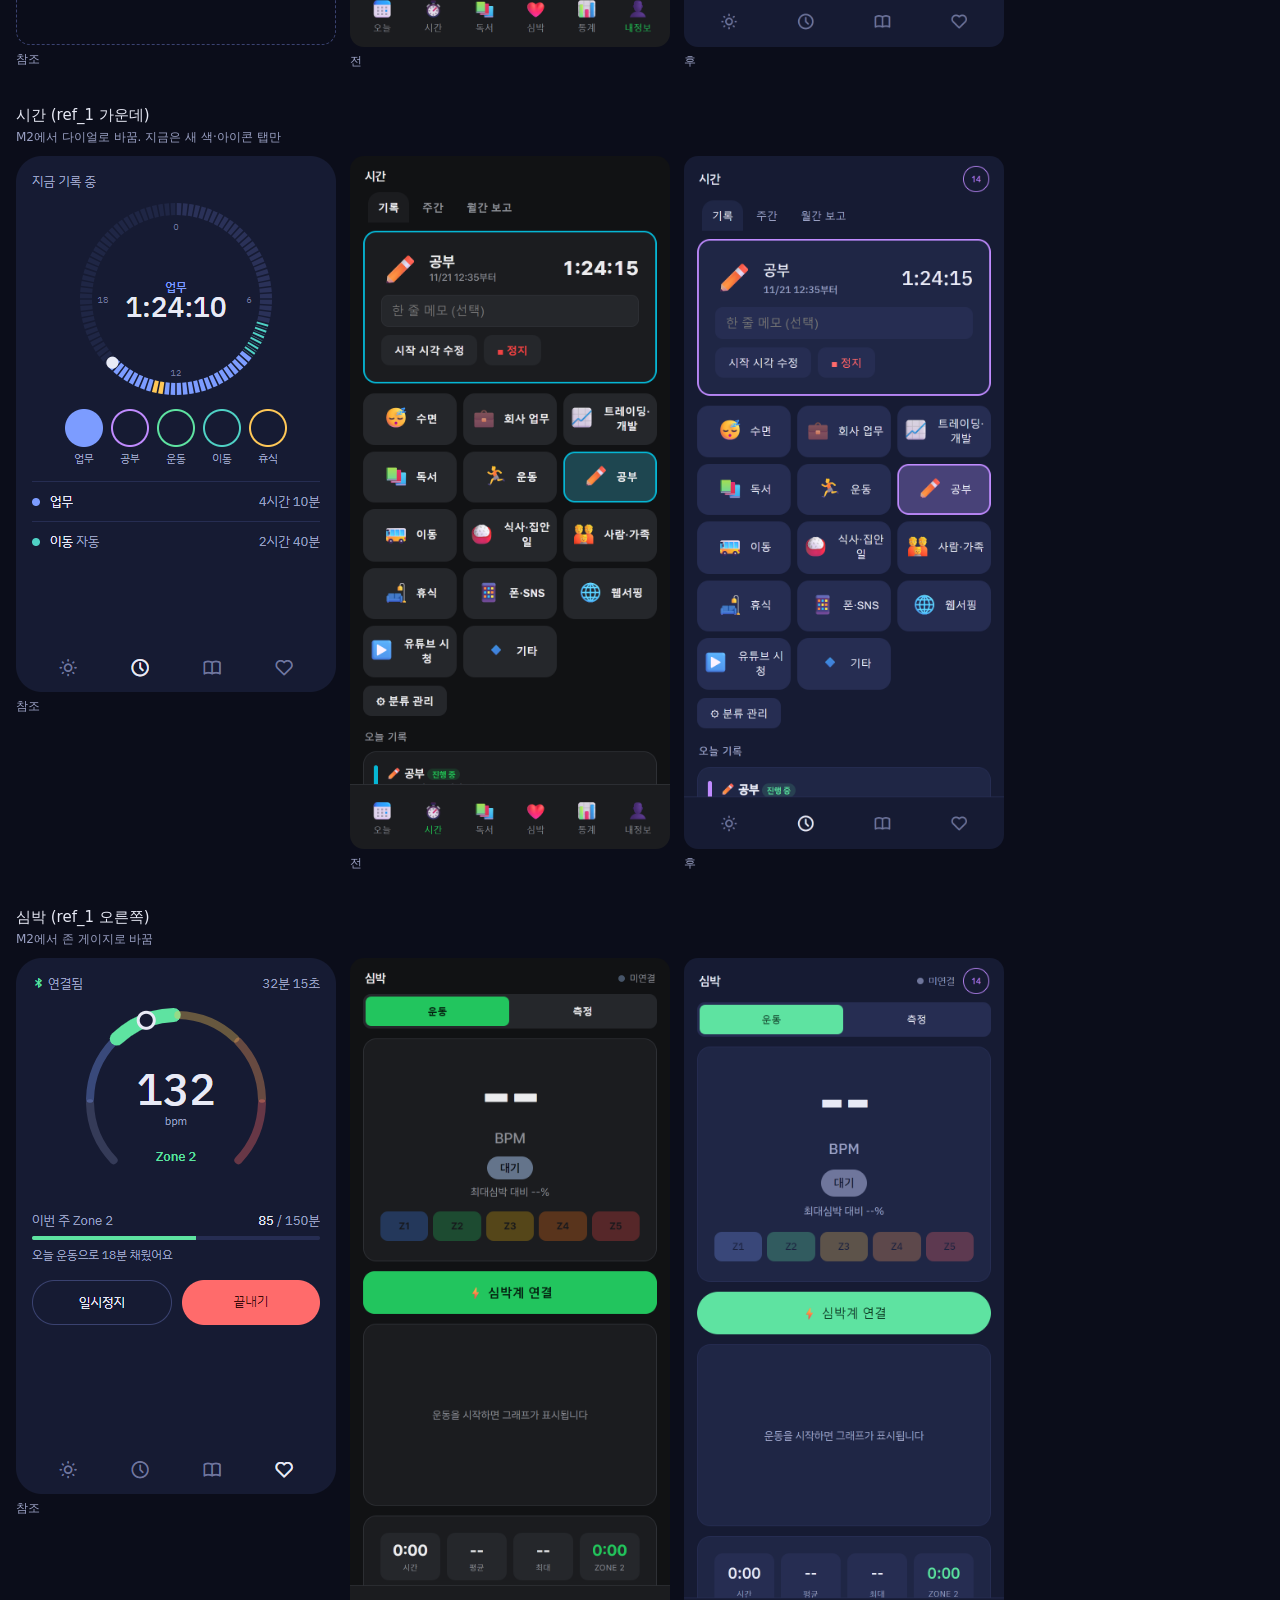
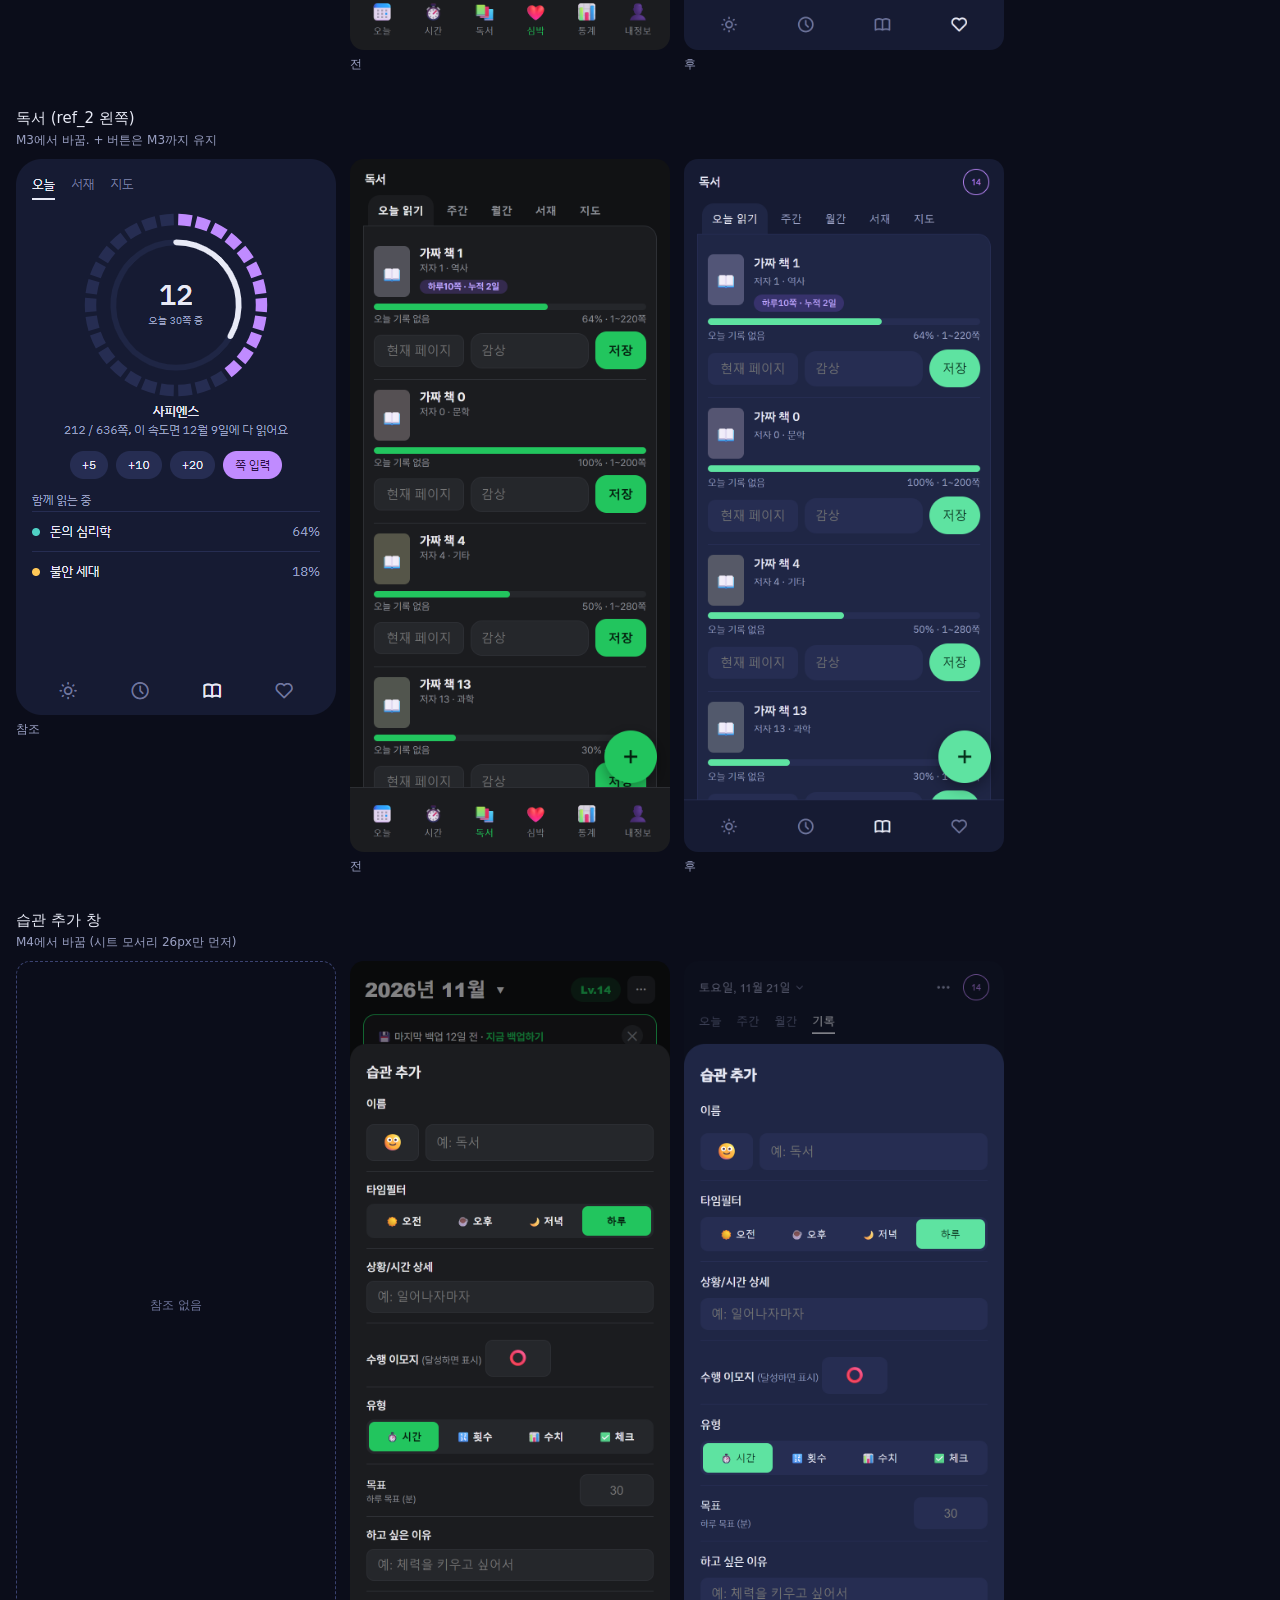
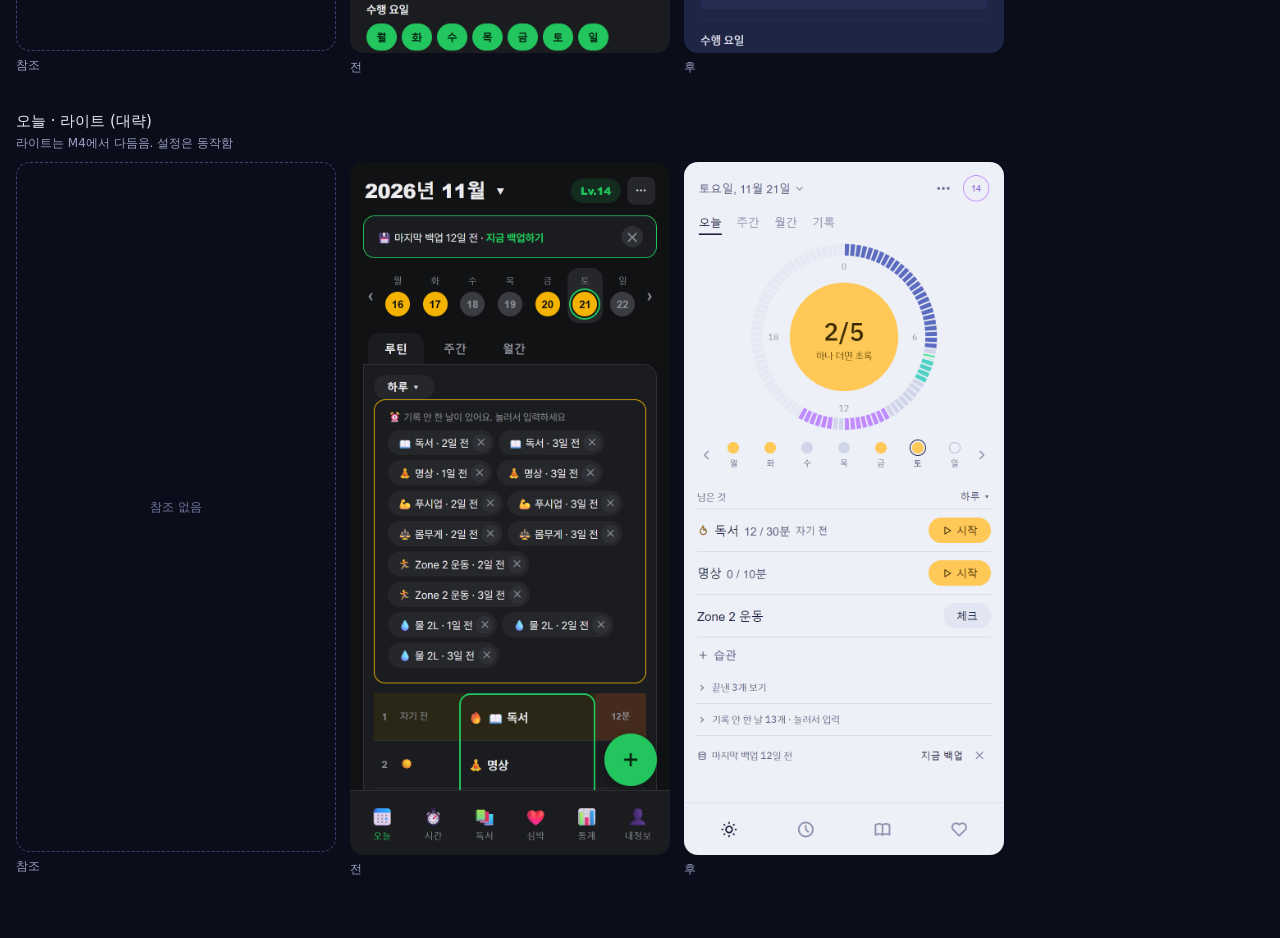
<file: design/redesign/shots/M1/compare.html>
<!doctype html><html lang="ko"><head><meta charset="utf-8"><meta name="viewport" content="width=device-width,initial-scale=1">
<title>Night Dial M1 비교</title><style>
body{margin:0;padding:24px 16px;background:#0b0d1a;color:#E8EAF6;font-family:system-ui,sans-serif}
h1{font-size:20px;font-weight:500;margin:0 0 4px}p.lead{color:#9AA0C3;font-size:13px;margin:0 0 24px}
section{margin:0 0 36px}h2{font-size:15px;font-weight:500;margin:0 0 4px}section>p{color:#9AA0C3;font-size:12px;margin:0 0 10px}
.row{display:grid;grid-template-columns:repeat(3,minmax(0,320px));gap:14px;overflow-x:auto}
figure{margin:0}img{width:100%;border-radius:14px;display:block;background:#161B33}
figcaption{font-size:12px;color:#9AA0C3;margin-top:6px}.none div{aspect-ratio:390/844;border:1px dashed #3A4270;border-radius:14px;display:flex;align-items:center;justify-content:center;color:#6F769C;font-size:12px}
</style></head><body><h1>Night Dial M1 — 참조 · 전 · 후</h1>
<p class="lead">390×844, 가짜 데이터, 시계 고정 2026-11-21(토) 14:00 KST, 다크. 참조 = design/redesign/ref_*.html 의 폰 화면. 전 = ui-phase1-tokens, 후 = ui-phase2-night-dial.</p>
<section><h2>오늘 (ref_1 왼쪽)</h2><p>M1 범위. 다이얼·7일 점·남은 것·끝낸 N개·조용한 줄</p><div class="row"><figure><img src="ref_1_dial_today_time_hr_0.png" alt="참조" loading="lazy"><figcaption>참조</figcaption></figure><figure><img src="before/dark_today.png" alt="전" loading="lazy"><figcaption>전</figcaption></figure><figure><img src="after/dark_today.png" alt="후" loading="lazy"><figcaption>후</figcaption></figure></div></section>
<section><h2>오늘 · 끝낸 것 펼침</h2><p>끝낸 습관은 도장과 함께 접힌 목록 안</p><div class="row"><figure class="none"><div>참조 없음</div><figcaption>참조</figcaption></figure><figure><img src="before/dark_today_done_open.png" alt="전" loading="lazy"><figcaption>전</figcaption></figure><figure><img src="after/dark_today_done_open.png" alt="후" loading="lazy"><figcaption>후</figcaption></figure></div></section>
<section><h2>오늘 › 기록 (옛 통계 탭)</h2><p>전: 아래 탭의 통계. 후: 오늘 › 기록 (같은 내용)</p><div class="row"><figure class="none"><div>참조 없음</div><figcaption>참조</figcaption></figure><figure><img src="before/dark_today_stats.png" alt="전" loading="lazy"><figcaption>전</figcaption></figure><figure><img src="after/dark_today_stats.png" alt="후" loading="lazy"><figcaption>후</figcaption></figure></div></section>
<section><h2>오늘 › 주간</h2><p>내용 그대로, 새 색만</p><div class="row"><figure class="none"><div>참조 없음</div><figcaption>참조</figcaption></figure><figure><img src="before/dark_today_week.png" alt="전" loading="lazy"><figcaption>전</figcaption></figure><figure><img src="after/dark_today_week.png" alt="후" loading="lazy"><figcaption>후</figcaption></figure></div></section>
<section><h2>오늘 › 월간</h2><p>내용 그대로, 새 색만</p><div class="row"><figure class="none"><div>참조 없음</div><figcaption>참조</figcaption></figure><figure><img src="before/dark_today_month.png" alt="전" loading="lazy"><figcaption>전</figcaption></figure><figure><img src="after/dark_today_month.png" alt="후" loading="lazy"><figcaption>후</figcaption></figure></div></section>
<section><h2>내정보 (레벨 원으로 들어감)</h2><p>M4에서 모양을 바꿈</p><div class="row"><figure class="none"><div>참조 없음</div><figcaption>참조</figcaption></figure><figure><img src="before/dark_me.png" alt="전" loading="lazy"><figcaption>전</figcaption></figure><figure><img src="after/dark_me.png" alt="후" loading="lazy"><figcaption>후</figcaption></figure></div></section>
<section><h2>시간 (ref_1 가운데)</h2><p>M2에서 다이얼로 바꿈. 지금은 새 색·아이콘 탭만</p><div class="row"><figure><img src="ref_1_dial_today_time_hr_1.png" alt="참조" loading="lazy"><figcaption>참조</figcaption></figure><figure><img src="before/dark_time.png" alt="전" loading="lazy"><figcaption>전</figcaption></figure><figure><img src="after/dark_time.png" alt="후" loading="lazy"><figcaption>후</figcaption></figure></div></section>
<section><h2>심박 (ref_1 오른쪽)</h2><p>M2에서 존 게이지로 바꿈</p><div class="row"><figure><img src="ref_1_dial_today_time_hr_2.png" alt="참조" loading="lazy"><figcaption>참조</figcaption></figure><figure><img src="before/dark_hr.png" alt="전" loading="lazy"><figcaption>전</figcaption></figure><figure><img src="after/dark_hr.png" alt="후" loading="lazy"><figcaption>후</figcaption></figure></div></section>
<section><h2>독서 (ref_2 왼쪽)</h2><p>M3에서 바꿈. + 버튼은 M3까지 유지</p><div class="row"><figure><img src="ref_2_books_today_timeweek_0.png" alt="참조" loading="lazy"><figcaption>참조</figcaption></figure><figure><img src="before/dark_books.png" alt="전" loading="lazy"><figcaption>전</figcaption></figure><figure><img src="after/dark_books.png" alt="후" loading="lazy"><figcaption>후</figcaption></figure></div></section>
<section><h2>습관 추가 창</h2><p>M4에서 바꿈 (시트 모서리 26px만 먼저)</p><div class="row"><figure class="none"><div>참조 없음</div><figcaption>참조</figcaption></figure><figure><img src="before/dark_habit_modal.png" alt="전" loading="lazy"><figcaption>전</figcaption></figure><figure><img src="after/dark_habit_modal.png" alt="후" loading="lazy"><figcaption>후</figcaption></figure></div></section>
<section><h2>오늘 · 라이트 (대략)</h2><p>라이트는 M4에서 다듬음. 설정은 동작함</p><div class="row"><figure class="none"><div>참조 없음</div><figcaption>참조</figcaption></figure><figure><img src="before/dark_today.png" alt="전" loading="lazy"><figcaption>전</figcaption></figure><figure><img src="after/light_today.png" alt="후" loading="lazy"><figcaption>후</figcaption></figure></div></section>
</body></html>
</file>
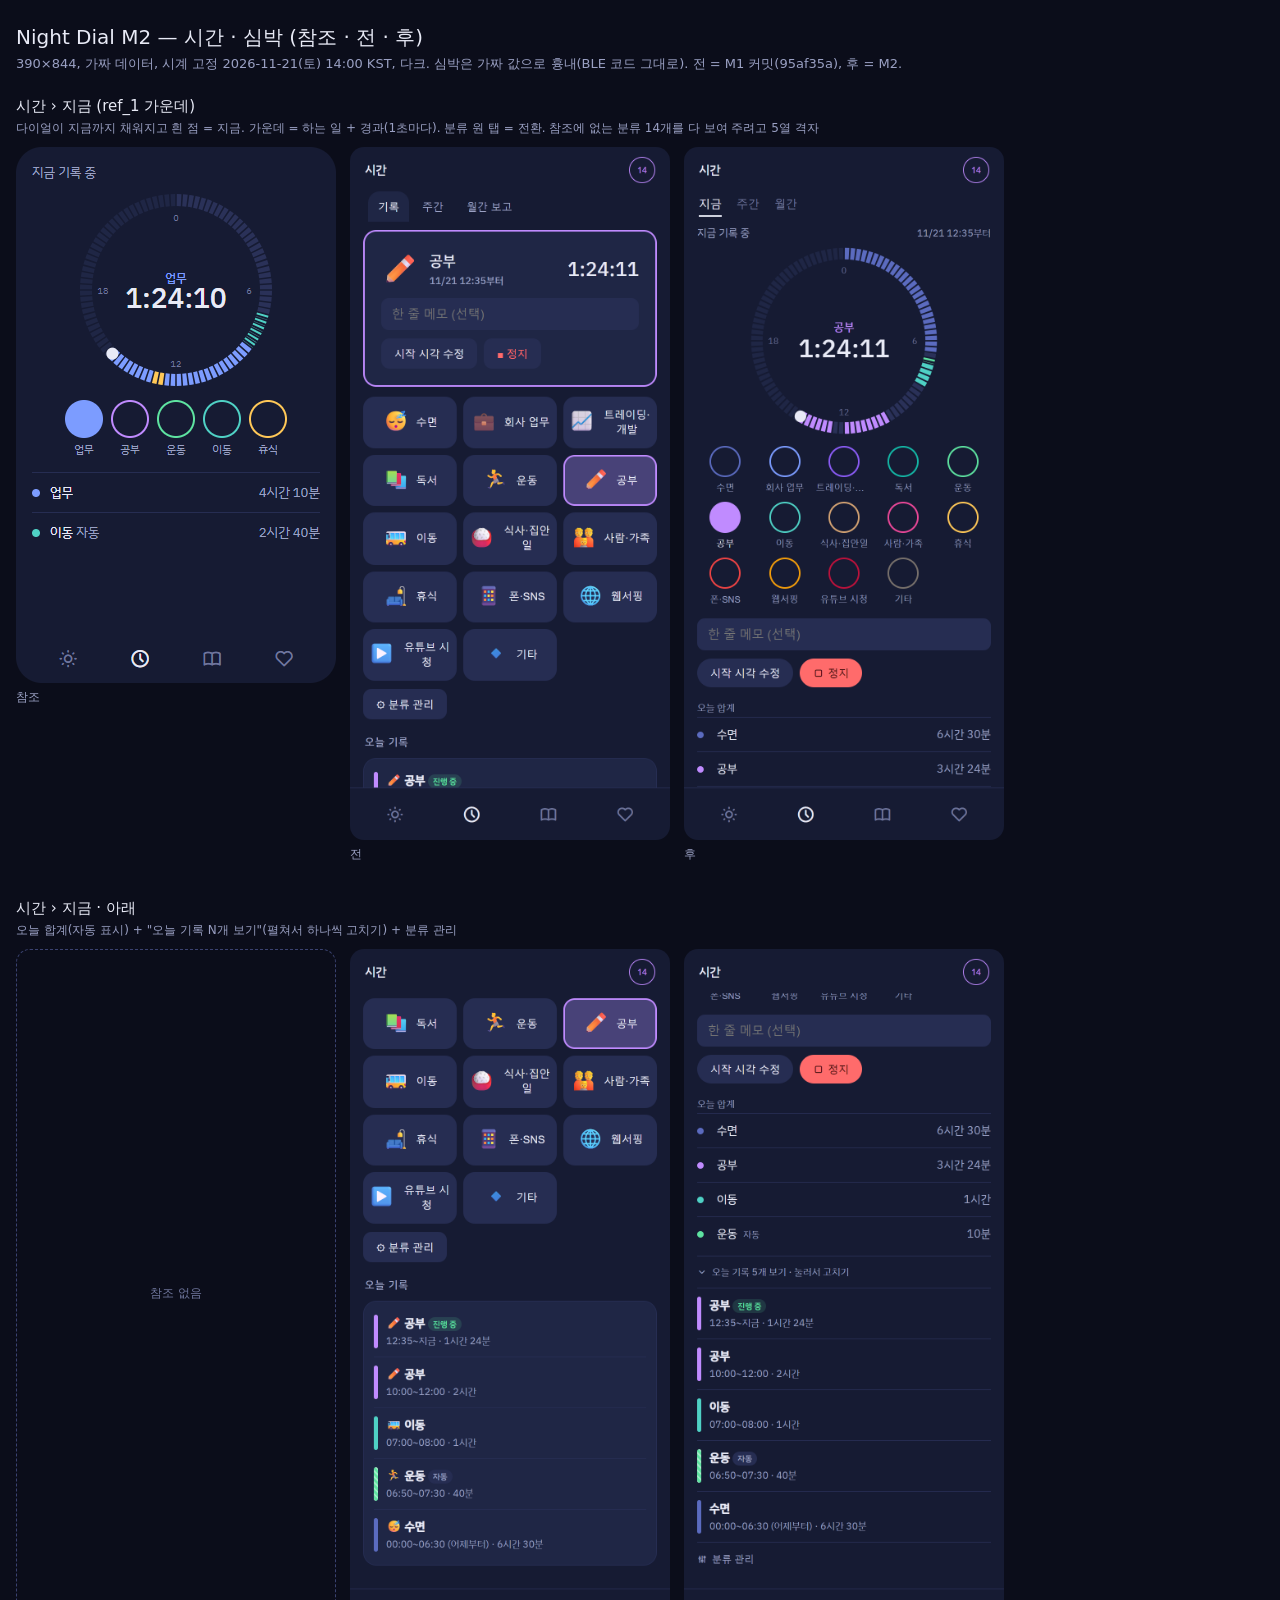
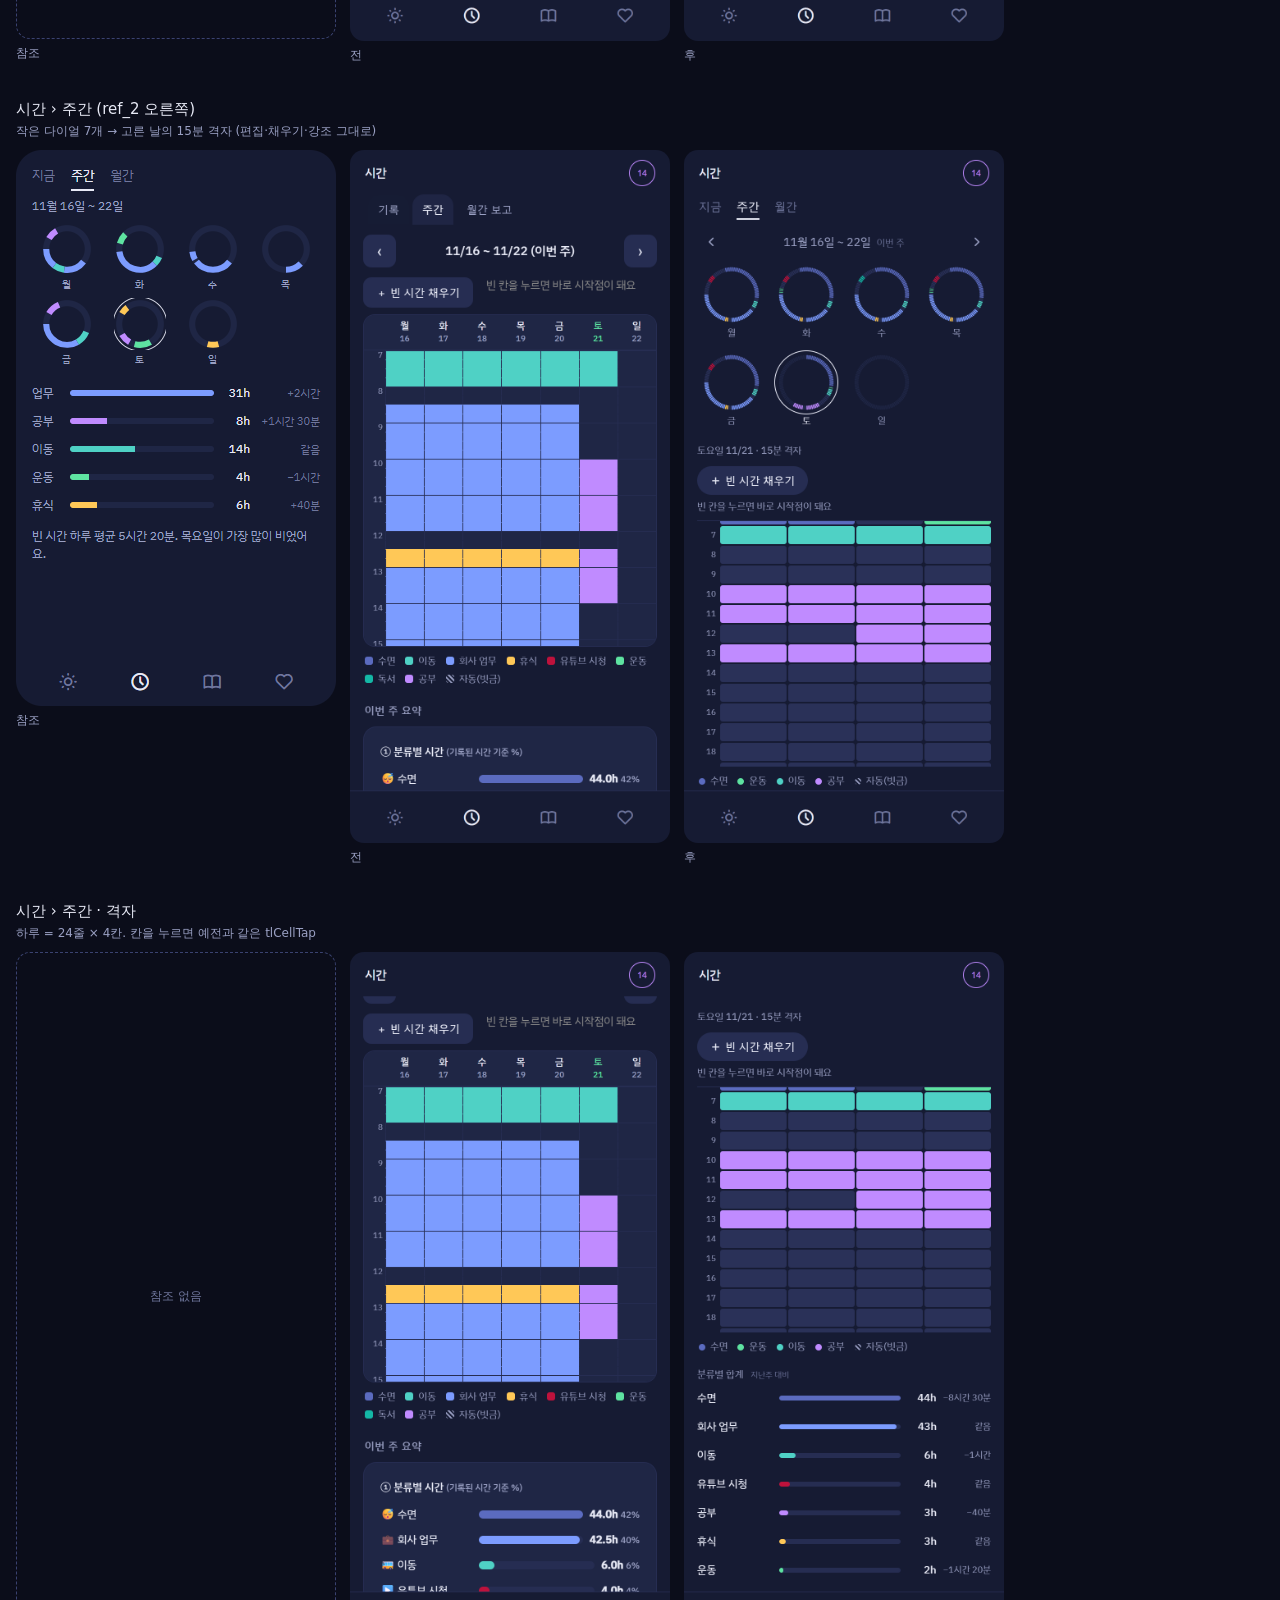
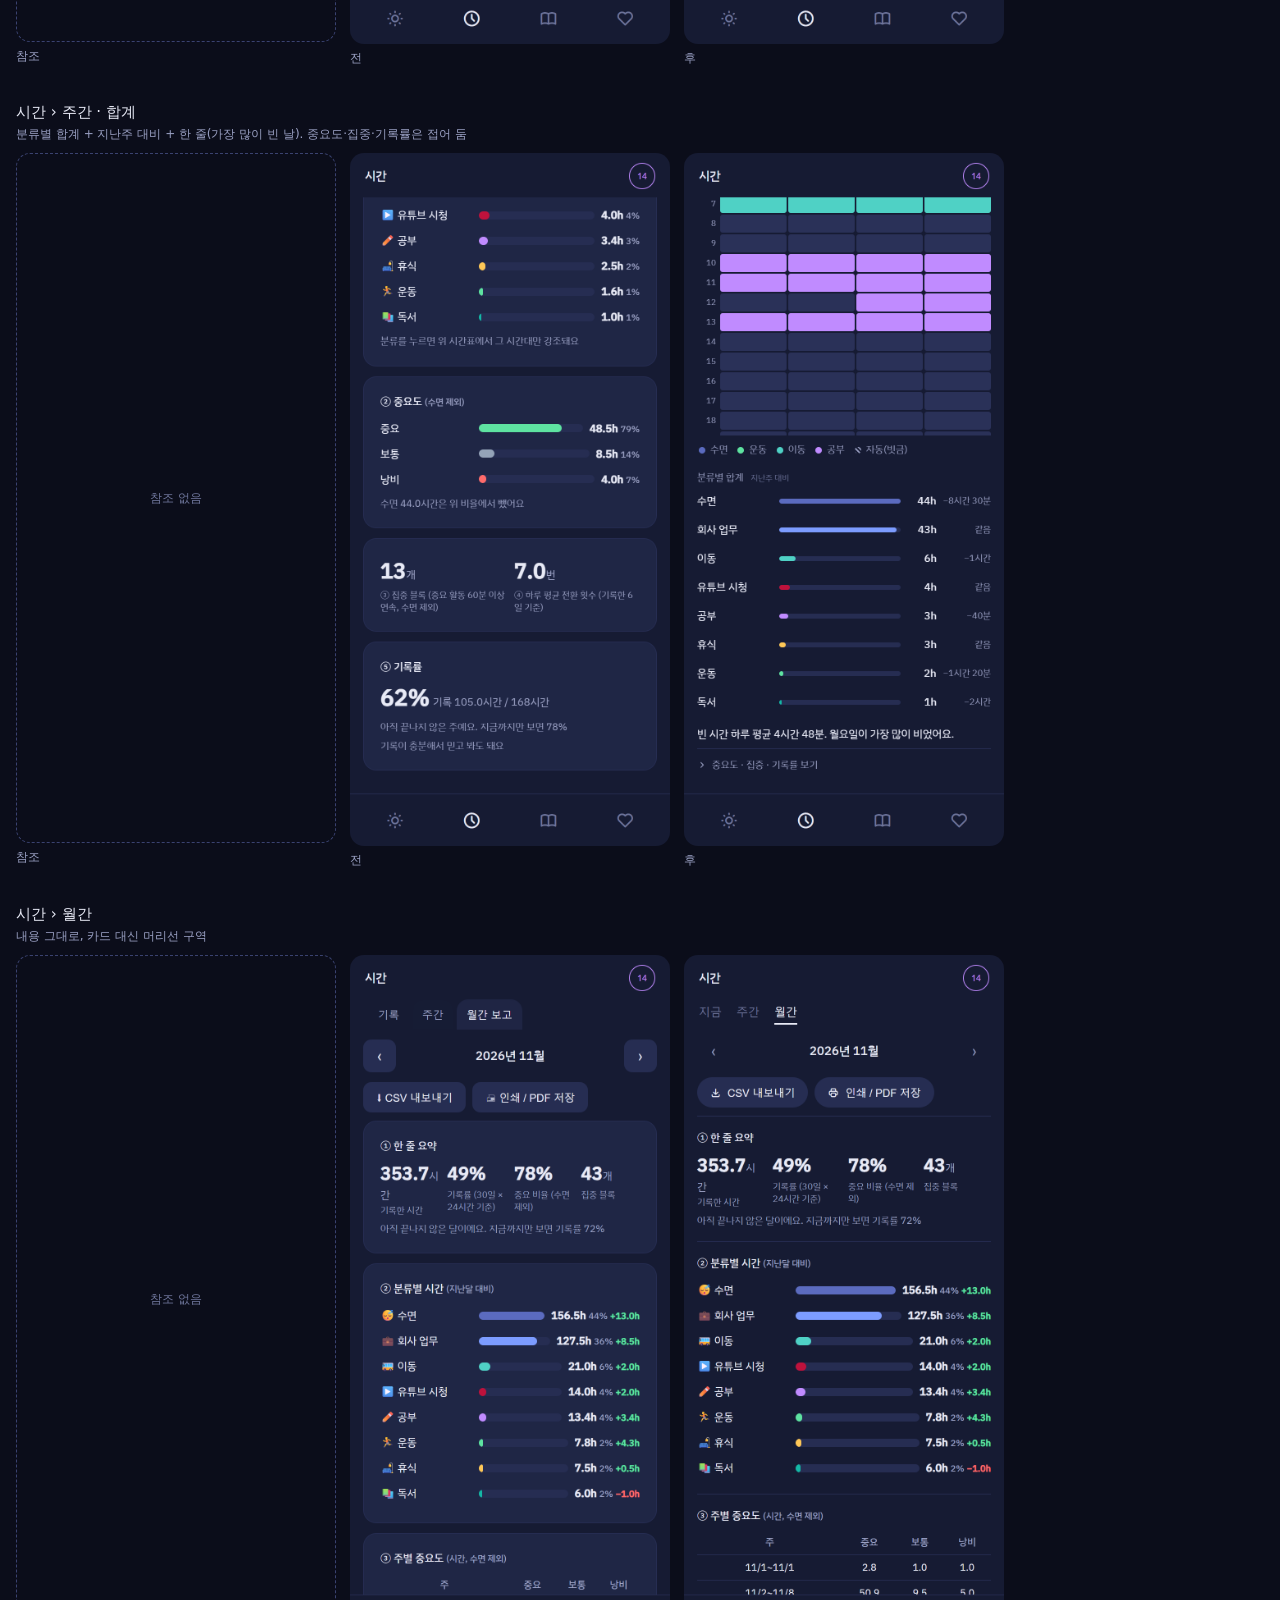
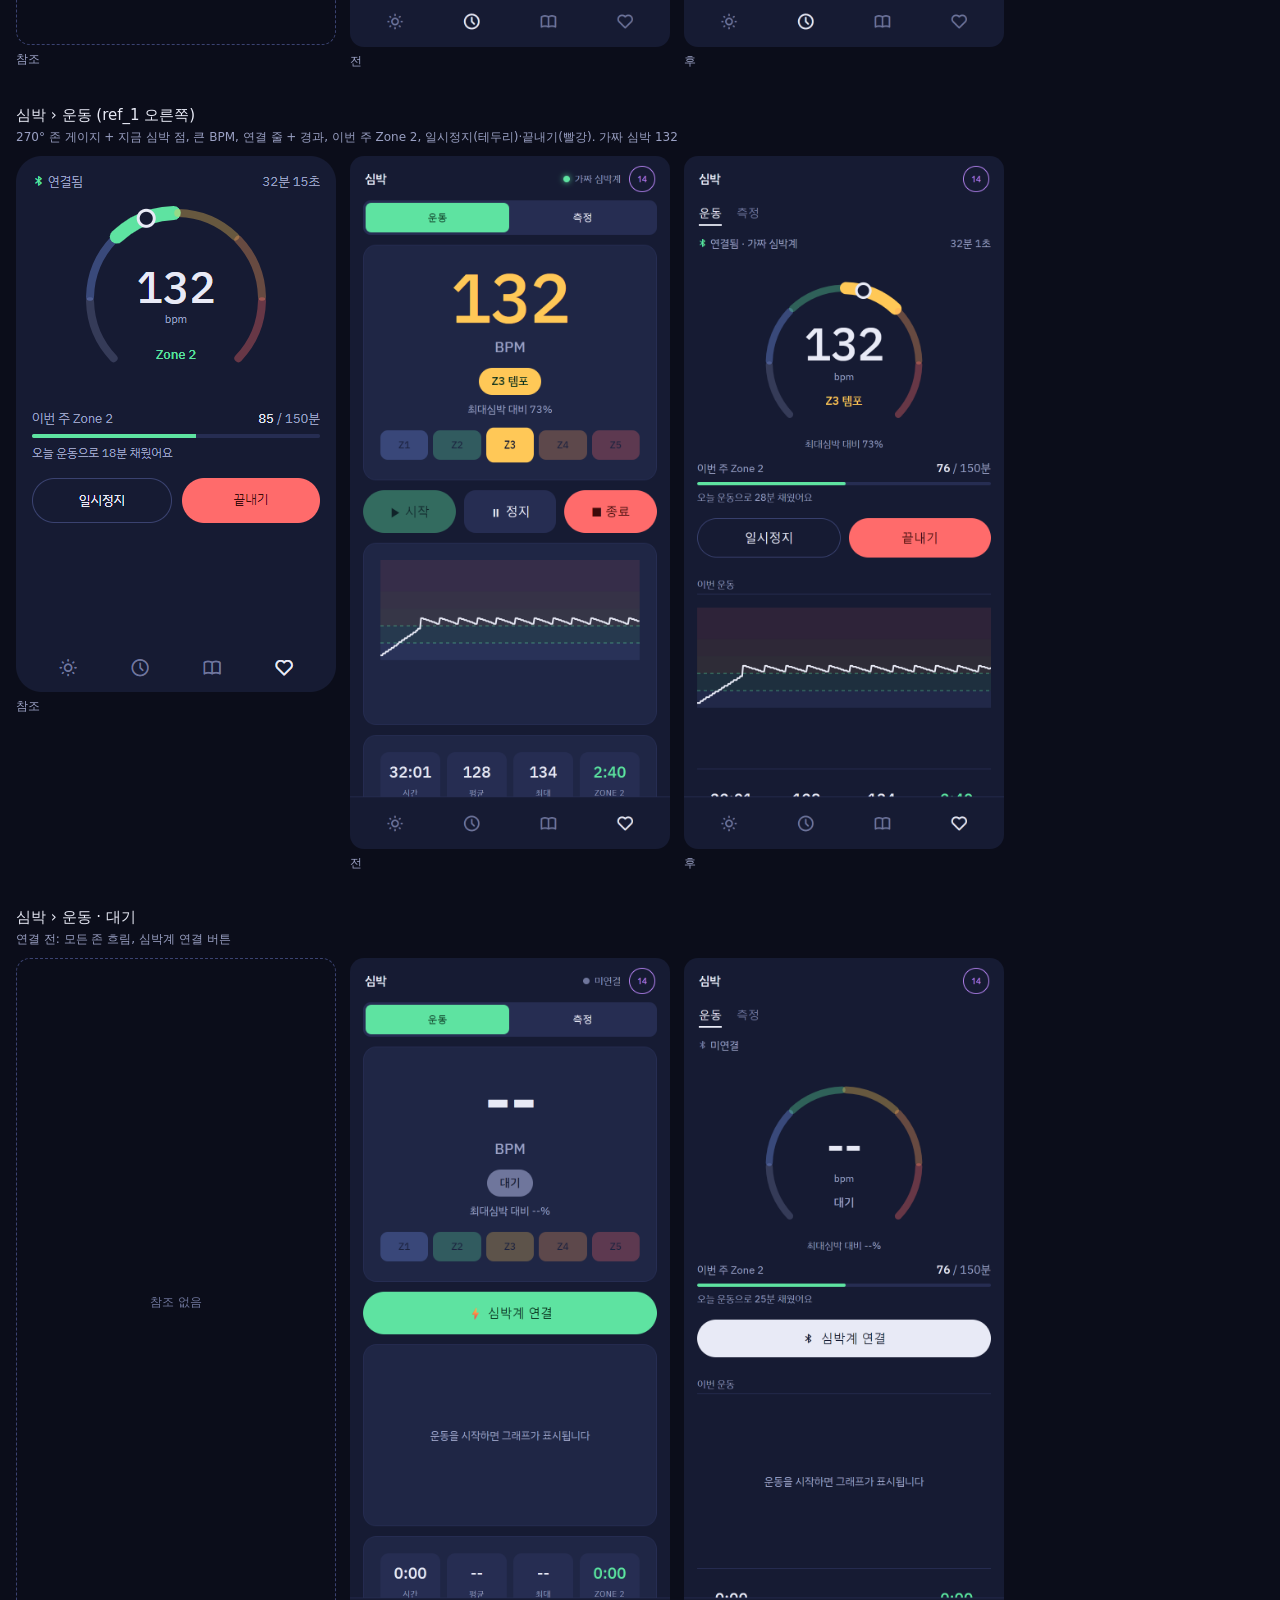
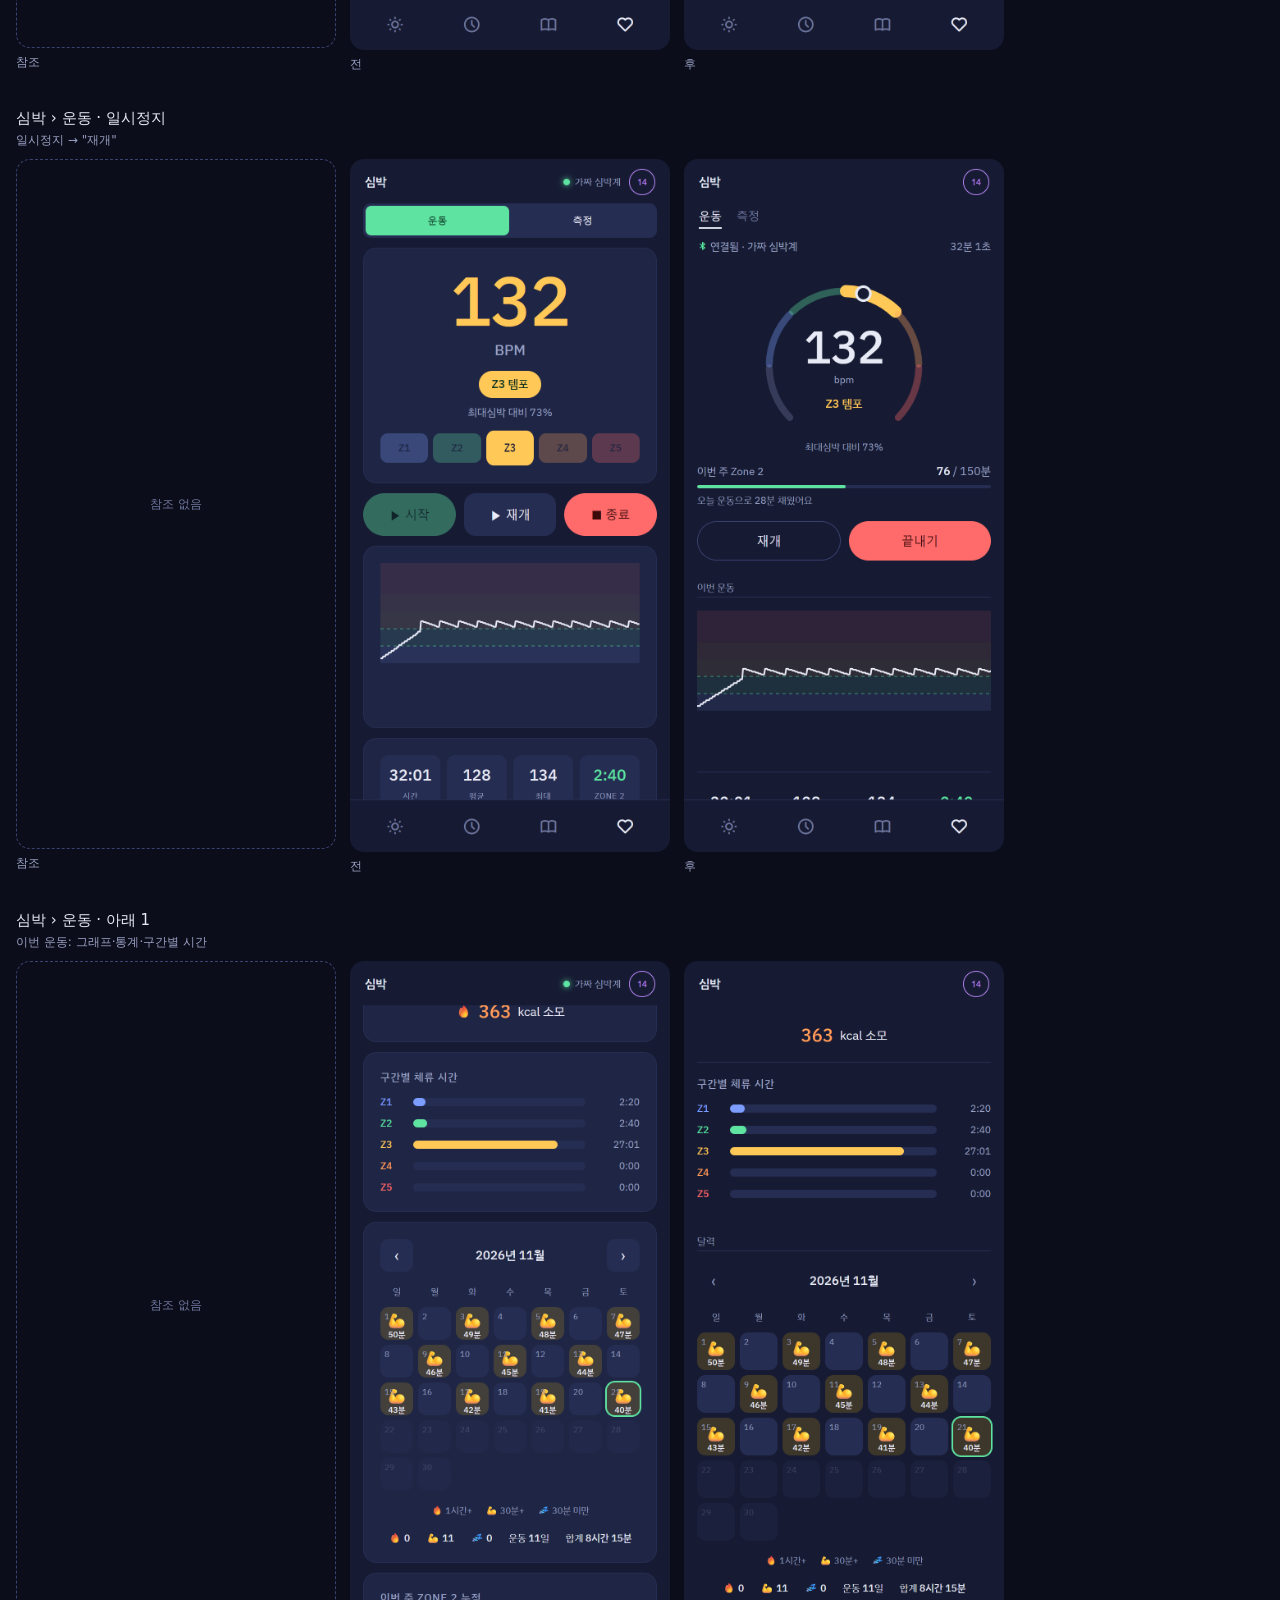
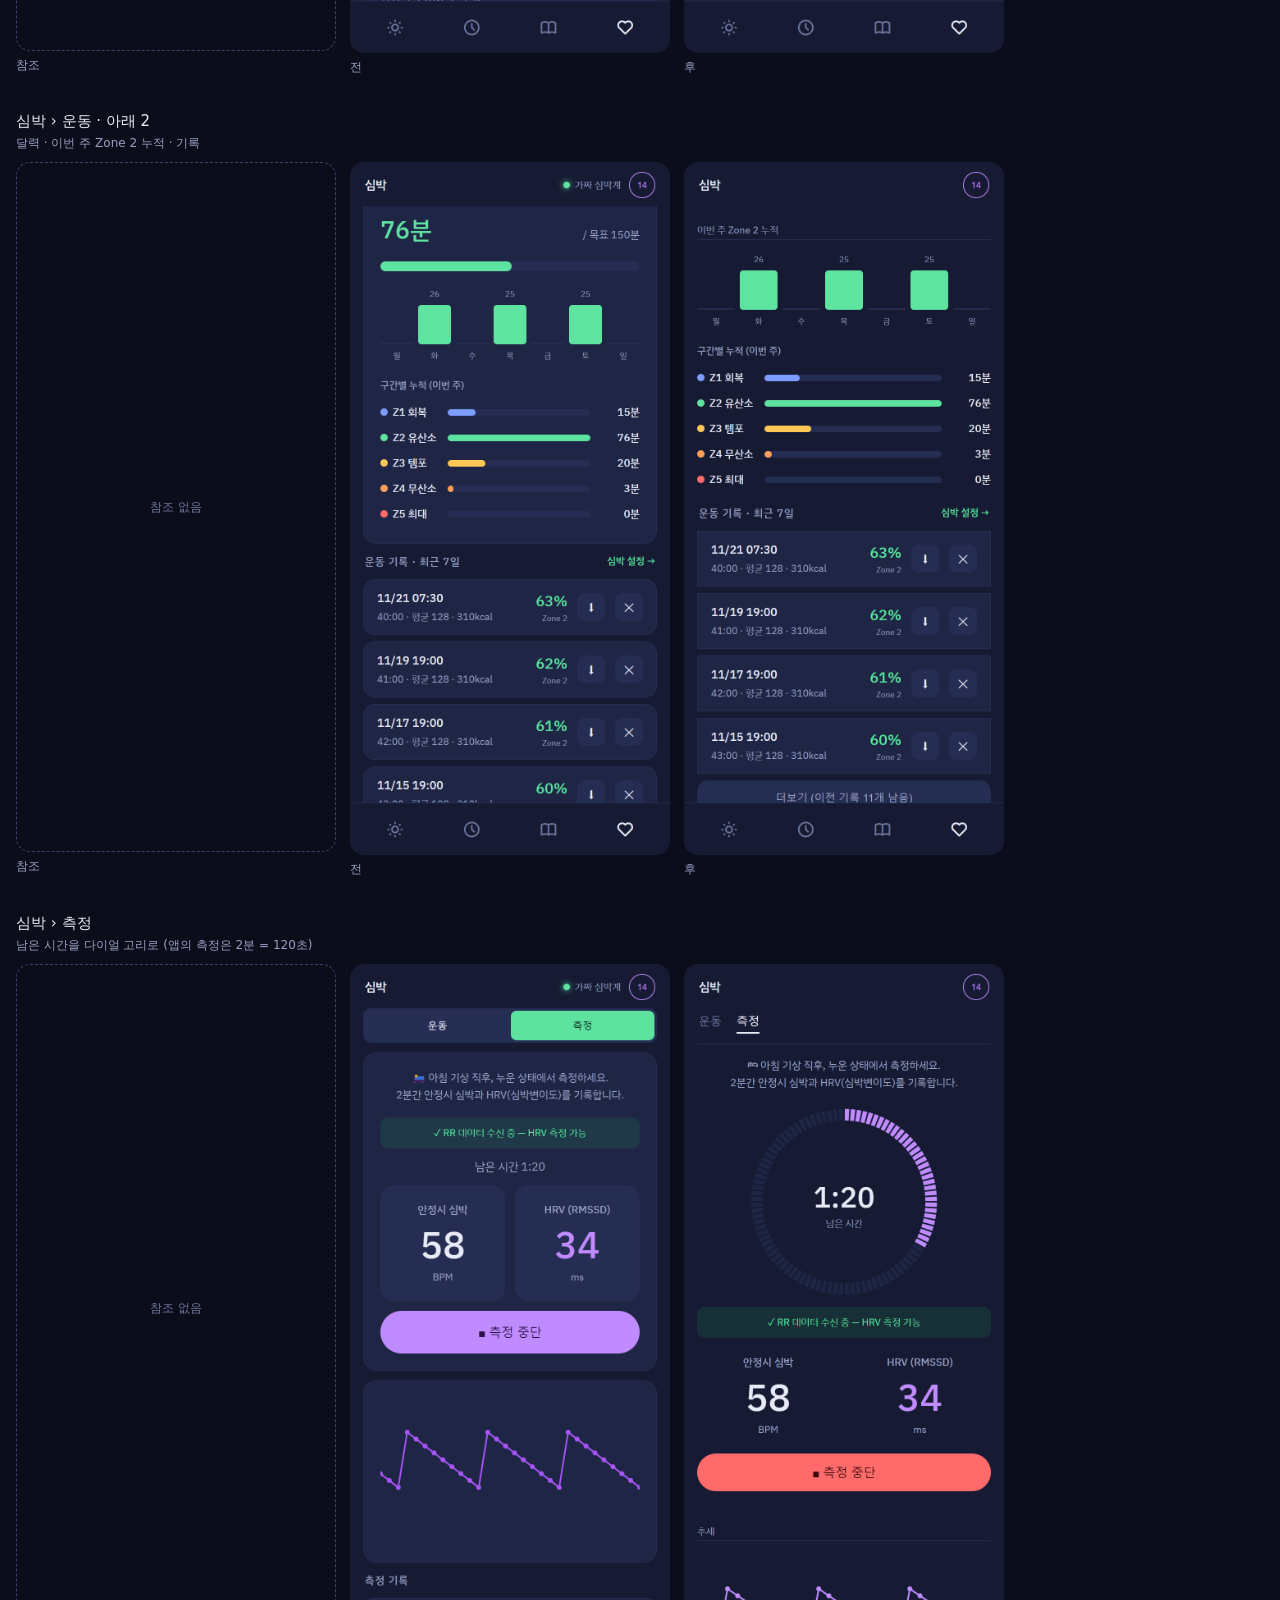
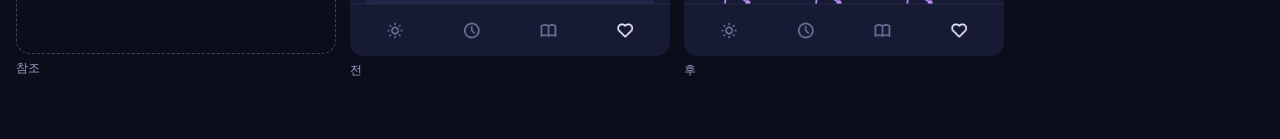
<file: design/redesign/shots/M2/compare.html>
<!doctype html><html lang="ko"><head><meta charset="utf-8"><meta name="viewport" content="width=device-width,initial-scale=1">
<title>Night Dial M2 비교</title><style>
body{margin:0;padding:24px 16px;background:#0b0d1a;color:#E8EAF6;font-family:system-ui,sans-serif}
h1{font-size:20px;font-weight:500;margin:0 0 4px}p.lead{color:#9AA0C3;font-size:13px;margin:0 0 24px}
section{margin:0 0 36px}h2{font-size:15px;font-weight:500;margin:0 0 4px}section>p{color:#9AA0C3;font-size:12px;margin:0 0 10px;max-width:980px}
.row{display:grid;grid-template-columns:repeat(3,minmax(0,320px));gap:14px;overflow-x:auto}
figure{margin:0}img{width:100%;border-radius:14px;display:block;background:#161B33}
figcaption{font-size:12px;color:#9AA0C3;margin-top:6px}.none div{aspect-ratio:390/844;border:1px dashed #3A4270;border-radius:14px;display:flex;align-items:center;justify-content:center;color:#6F769C;font-size:12px}
</style></head><body><h1>Night Dial M2 — 시간 · 심박 (참조 · 전 · 후)</h1>
<p class="lead">390×844, 가짜 데이터, 시계 고정 2026-11-21(토) 14:00 KST, 다크. 심박은 가짜 값으로 흉내(BLE 코드 그대로). 전 = M1 커밋(95af35a), 후 = M2.</p>
<section><h2>시간 › 지금 (ref_1 가운데)</h2><p>다이얼이 지금까지 채워지고 흰 점 = 지금. 가운데 = 하는 일 + 경과(1초마다). 분류 원 탭 = 전환. 참조에 없는 분류 14개를 다 보여 주려고 5열 격자</p><div class="row"><figure><img src="../M1/ref_1_dial_today_time_hr_1.png" alt="참조" loading="lazy"><figcaption>참조</figcaption></figure><figure><img src="before/time_now.png" alt="전" loading="lazy"><figcaption>전</figcaption></figure><figure><img src="after/time_now.png" alt="후" loading="lazy"><figcaption>후</figcaption></figure></div></section>
<section><h2>시간 › 지금 · 아래</h2><p>오늘 합계(자동 표시) + "오늘 기록 N개 보기"(펼쳐서 하나씩 고치기) + 분류 관리</p><div class="row"><figure class="none"><div>참조 없음</div><figcaption>참조</figcaption></figure><figure><img src="before/time_now_more.png" alt="전" loading="lazy"><figcaption>전</figcaption></figure><figure><img src="after/time_now_more.png" alt="후" loading="lazy"><figcaption>후</figcaption></figure></div></section>
<section><h2>시간 › 주간 (ref_2 오른쪽)</h2><p>작은 다이얼 7개 → 고른 날의 15분 격자 (편집·채우기·강조 그대로)</p><div class="row"><figure><img src="../M1/ref_2_books_today_timeweek_1.png" alt="참조" loading="lazy"><figcaption>참조</figcaption></figure><figure><img src="before/time_week.png" alt="전" loading="lazy"><figcaption>전</figcaption></figure><figure><img src="after/time_week.png" alt="후" loading="lazy"><figcaption>후</figcaption></figure></div></section>
<section><h2>시간 › 주간 · 격자</h2><p>하루 = 24줄 × 4칸. 칸을 누르면 예전과 같은 tlCellTap</p><div class="row"><figure class="none"><div>참조 없음</div><figcaption>참조</figcaption></figure><figure><img src="before/time_week_grid.png" alt="전" loading="lazy"><figcaption>전</figcaption></figure><figure><img src="after/time_week_grid.png" alt="후" loading="lazy"><figcaption>후</figcaption></figure></div></section>
<section><h2>시간 › 주간 · 합계</h2><p>분류별 합계 + 지난주 대비 + 한 줄(가장 많이 빈 날). 중요도·집중·기록률은 접어 둠</p><div class="row"><figure class="none"><div>참조 없음</div><figcaption>참조</figcaption></figure><figure><img src="before/time_week_totals.png" alt="전" loading="lazy"><figcaption>전</figcaption></figure><figure><img src="after/time_week_totals.png" alt="후" loading="lazy"><figcaption>후</figcaption></figure></div></section>
<section><h2>시간 › 월간</h2><p>내용 그대로, 카드 대신 머리선 구역</p><div class="row"><figure class="none"><div>참조 없음</div><figcaption>참조</figcaption></figure><figure><img src="before/time_month.png" alt="전" loading="lazy"><figcaption>전</figcaption></figure><figure><img src="after/time_month.png" alt="후" loading="lazy"><figcaption>후</figcaption></figure></div></section>
<section><h2>심박 › 운동 (ref_1 오른쪽)</h2><p>270° 존 게이지 + 지금 심박 점, 큰 BPM, 연결 줄 + 경과, 이번 주 Zone 2, 일시정지(테두리)·끝내기(빨강). 가짜 심박 132</p><div class="row"><figure><img src="../M1/ref_1_dial_today_time_hr_2.png" alt="참조" loading="lazy"><figcaption>참조</figcaption></figure><figure><img src="before/hr_workout.png" alt="전" loading="lazy"><figcaption>전</figcaption></figure><figure><img src="after/hr_workout.png" alt="후" loading="lazy"><figcaption>후</figcaption></figure></div></section>
<section><h2>심박 › 운동 · 대기</h2><p>연결 전: 모든 존 흐림, 심박계 연결 버튼</p><div class="row"><figure class="none"><div>참조 없음</div><figcaption>참조</figcaption></figure><figure><img src="before/hr_idle.png" alt="전" loading="lazy"><figcaption>전</figcaption></figure><figure><img src="after/hr_idle.png" alt="후" loading="lazy"><figcaption>후</figcaption></figure></div></section>
<section><h2>심박 › 운동 · 일시정지</h2><p>일시정지 → "재개"</p><div class="row"><figure class="none"><div>참조 없음</div><figcaption>참조</figcaption></figure><figure><img src="before/hr_paused.png" alt="전" loading="lazy"><figcaption>전</figcaption></figure><figure><img src="after/hr_paused.png" alt="후" loading="lazy"><figcaption>후</figcaption></figure></div></section>
<section><h2>심박 › 운동 · 아래 1</h2><p>이번 운동: 그래프·통계·구간별 시간</p><div class="row"><figure class="none"><div>참조 없음</div><figcaption>참조</figcaption></figure><figure><img src="before/hr_workout_below.png" alt="전" loading="lazy"><figcaption>전</figcaption></figure><figure><img src="after/hr_workout_below.png" alt="후" loading="lazy"><figcaption>후</figcaption></figure></div></section>
<section><h2>심박 › 운동 · 아래 2</h2><p>달력 · 이번 주 Zone 2 누적 · 기록</p><div class="row"><figure class="none"><div>참조 없음</div><figcaption>참조</figcaption></figure><figure><img src="before/hr_workout_below2.png" alt="전" loading="lazy"><figcaption>전</figcaption></figure><figure><img src="after/hr_workout_below2.png" alt="후" loading="lazy"><figcaption>후</figcaption></figure></div></section>
<section><h2>심박 › 측정</h2><p>남은 시간을 다이얼 고리로 (앱의 측정은 2분 = 120초)</p><div class="row"><figure class="none"><div>참조 없음</div><figcaption>참조</figcaption></figure><figure><img src="before/hr_measure.png" alt="전" loading="lazy"><figcaption>전</figcaption></figure><figure><img src="after/hr_measure.png" alt="후" loading="lazy"><figcaption>후</figcaption></figure></div></section>
</body></html>
</file>
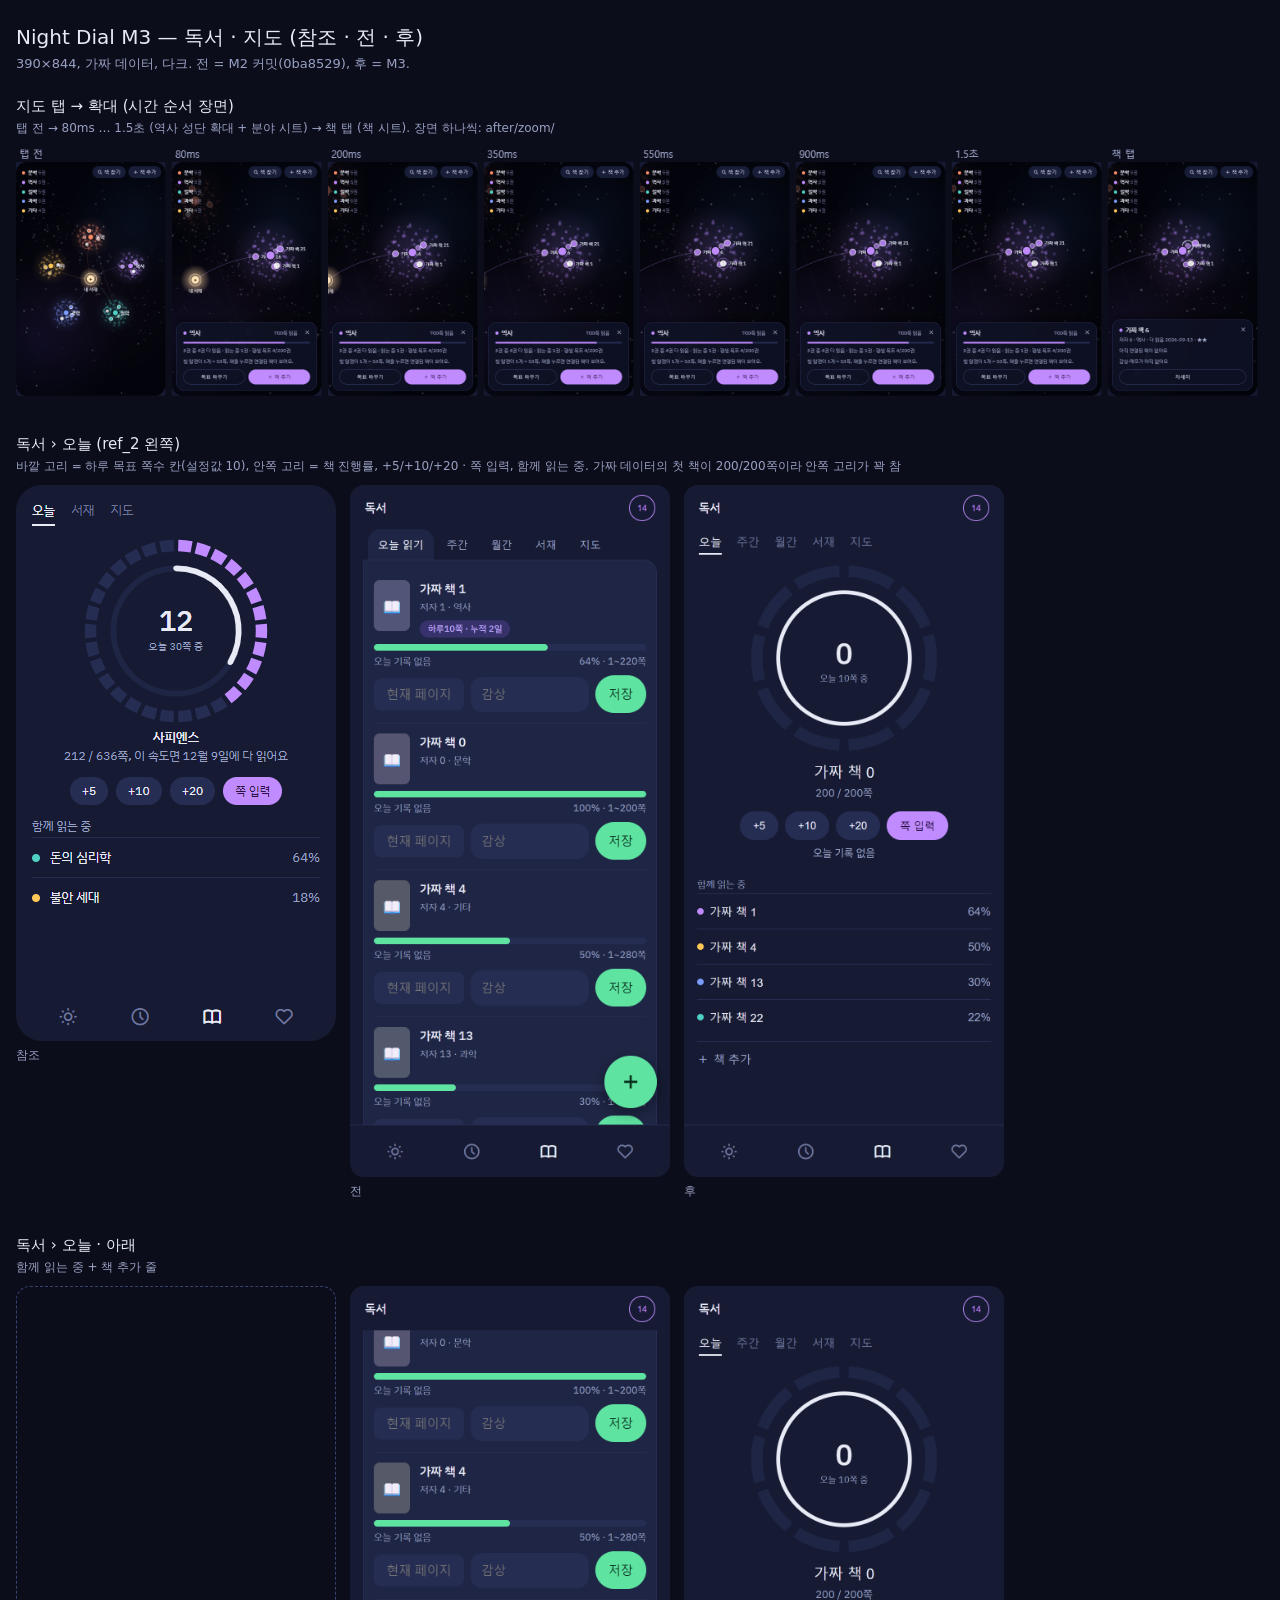
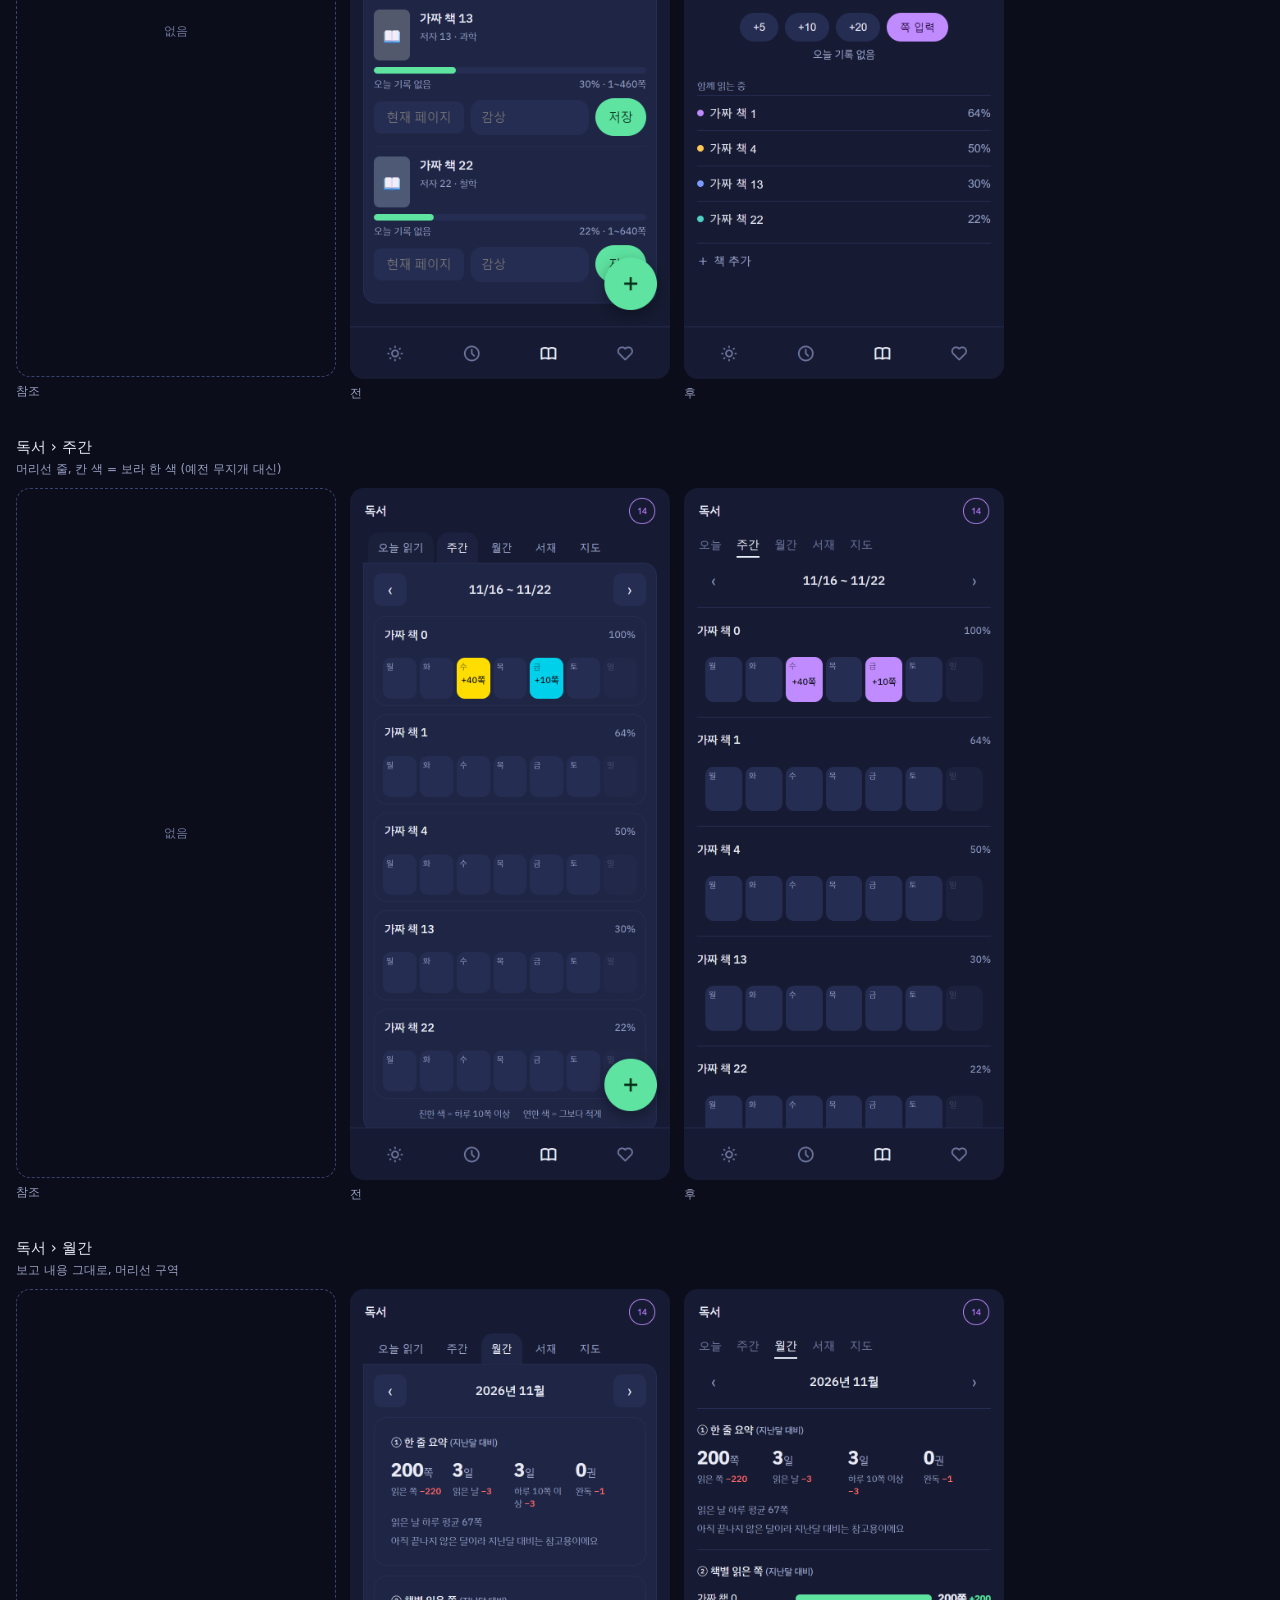
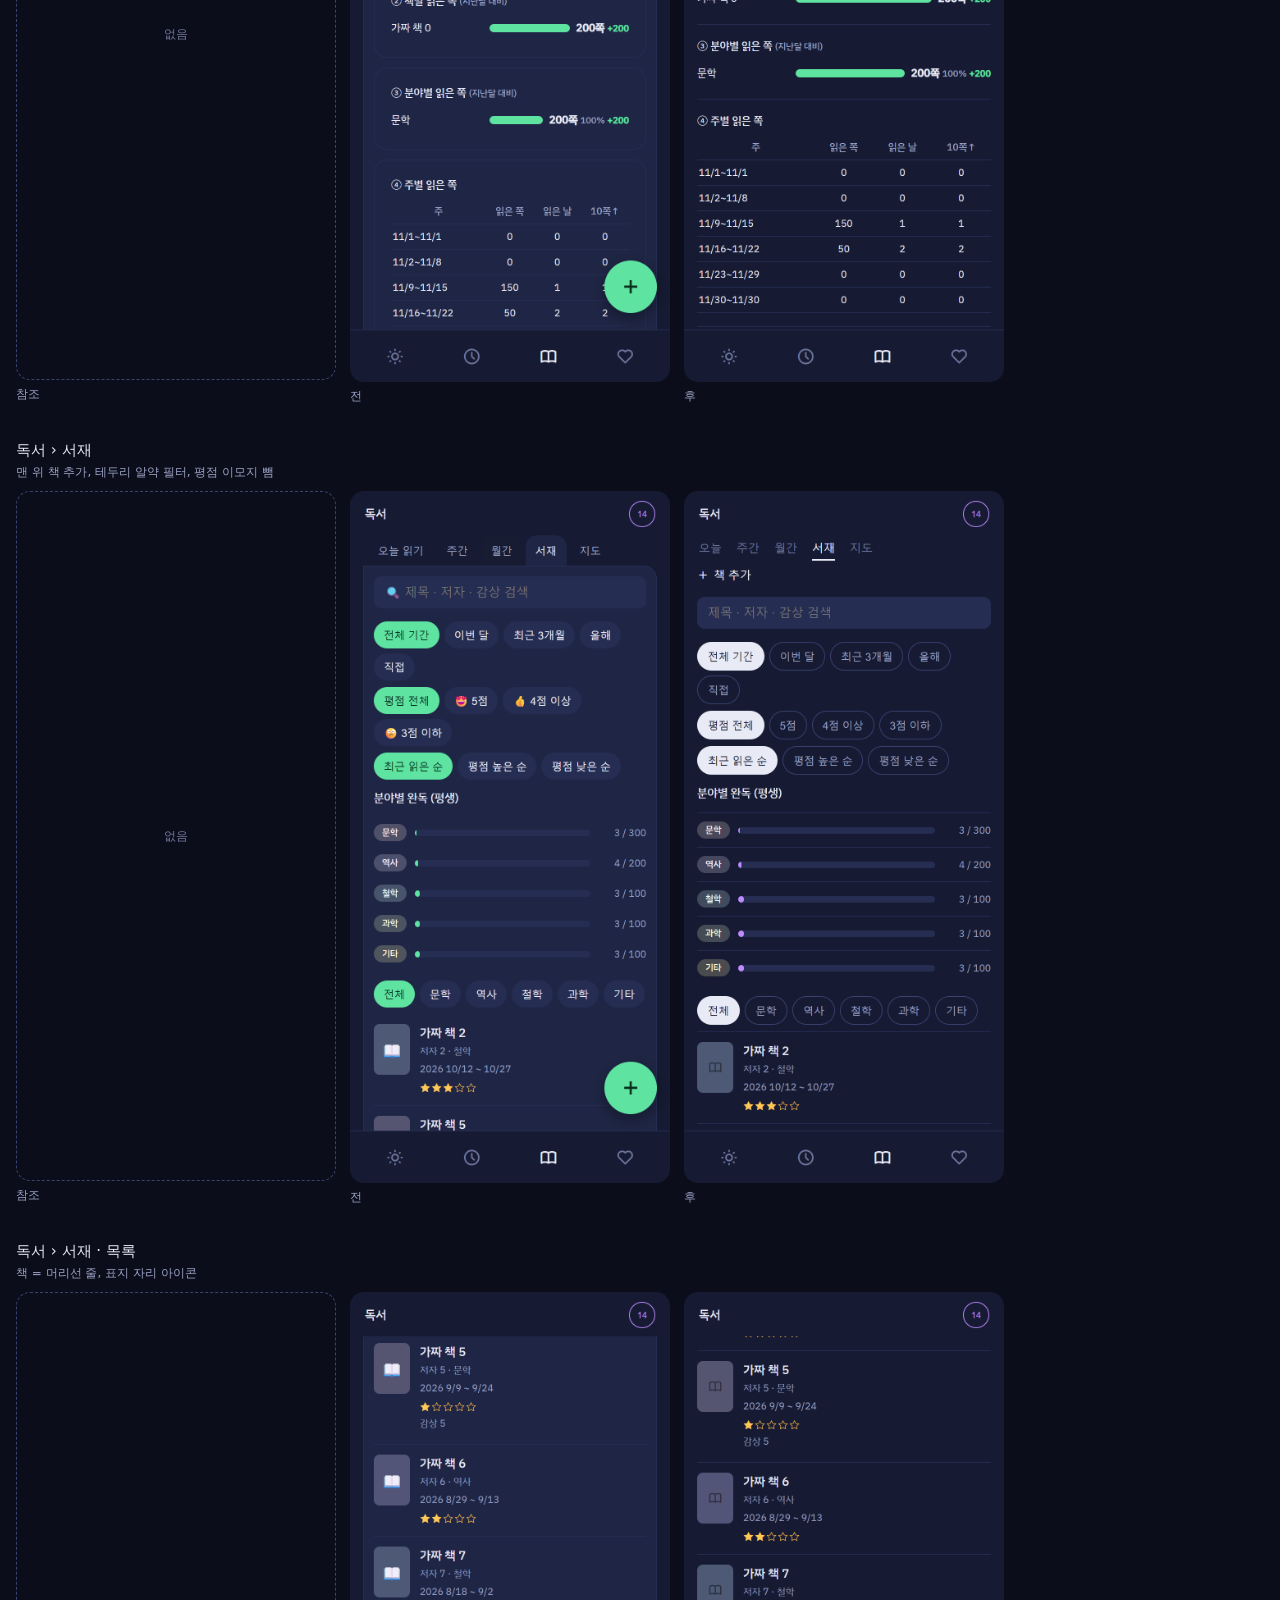
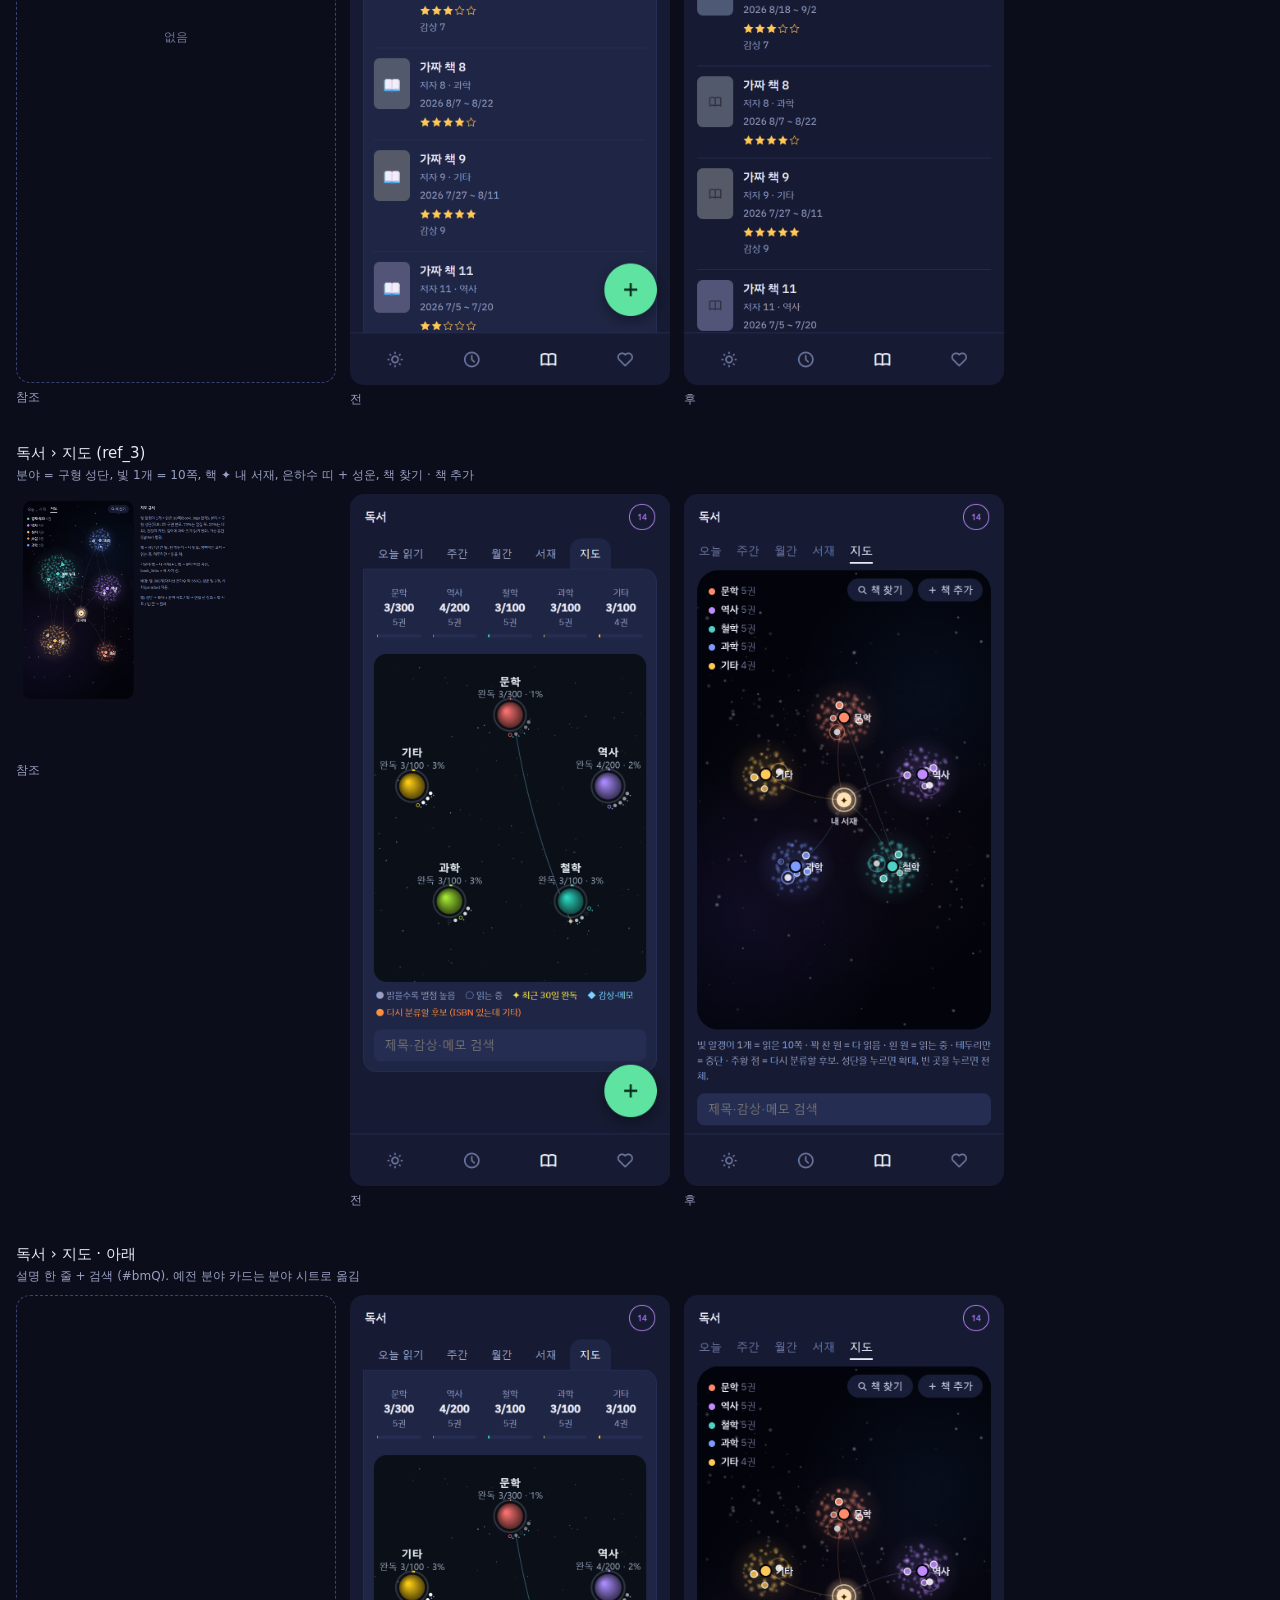
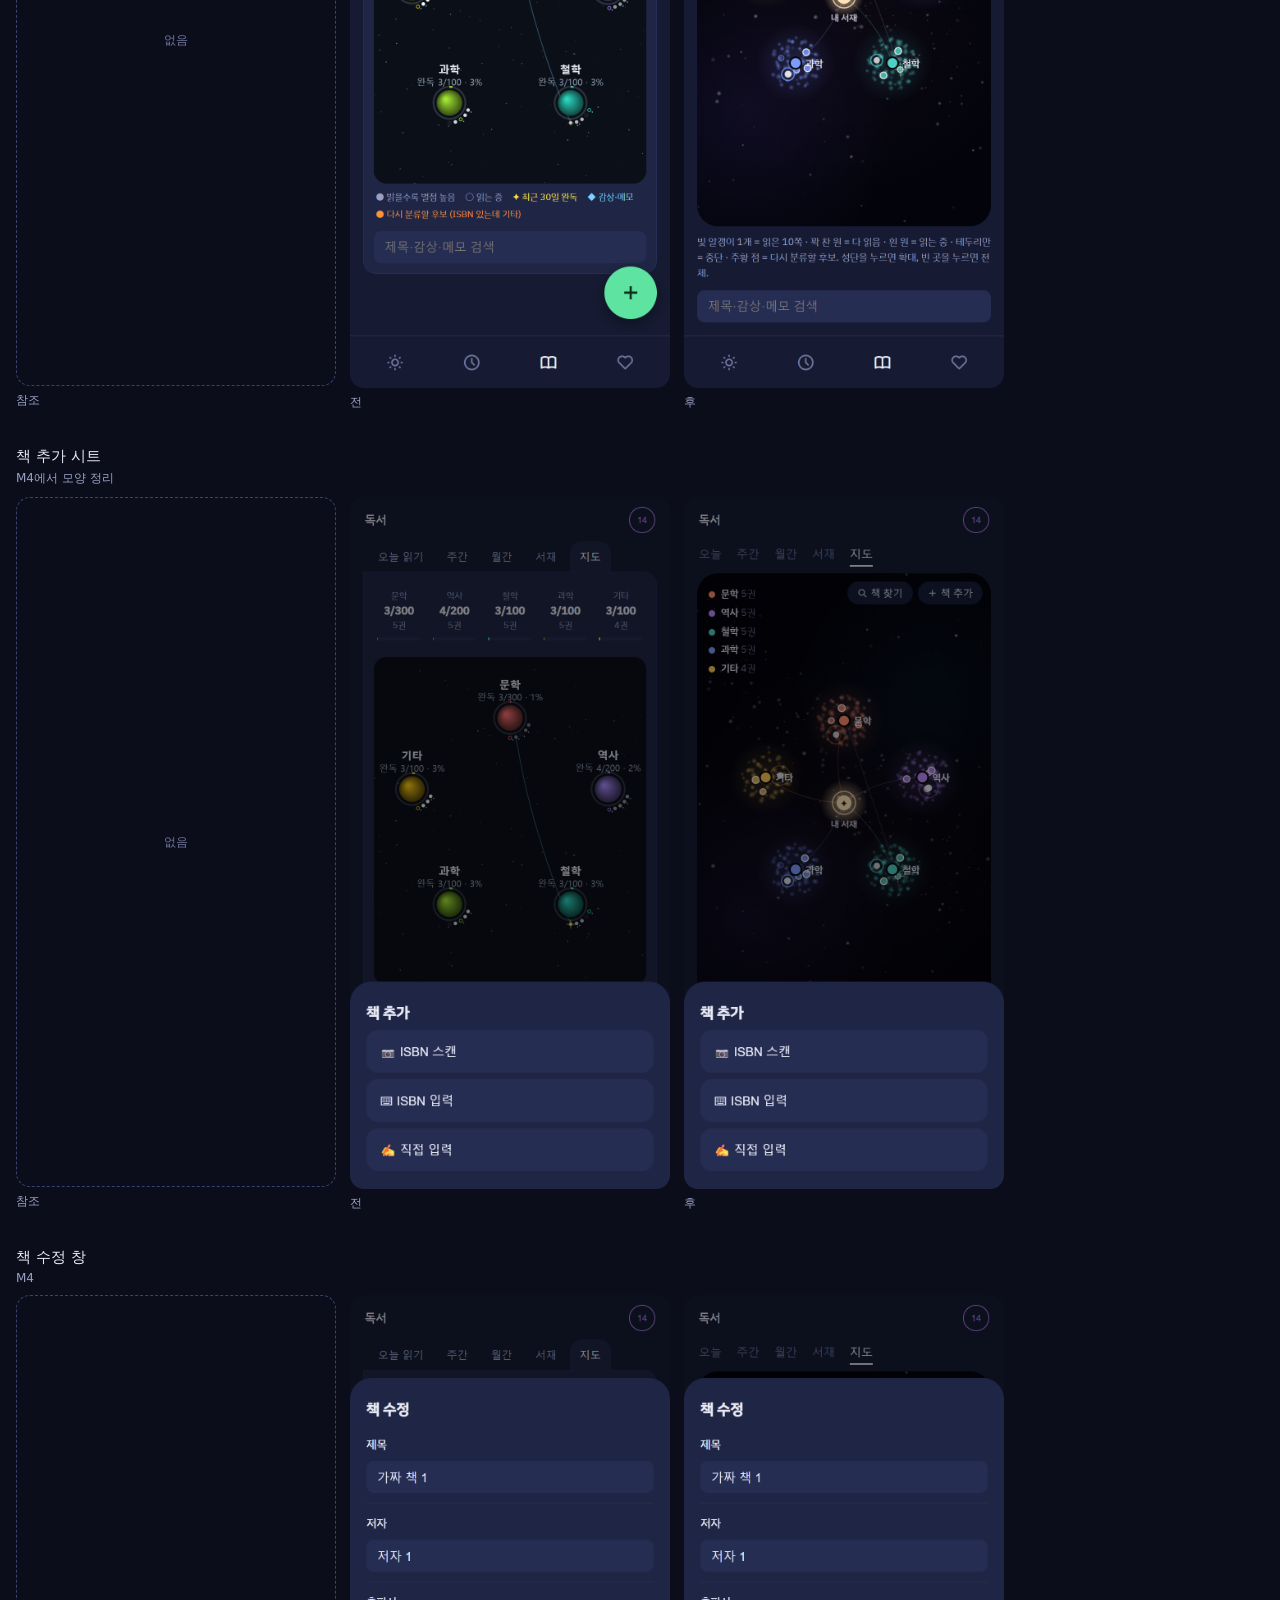
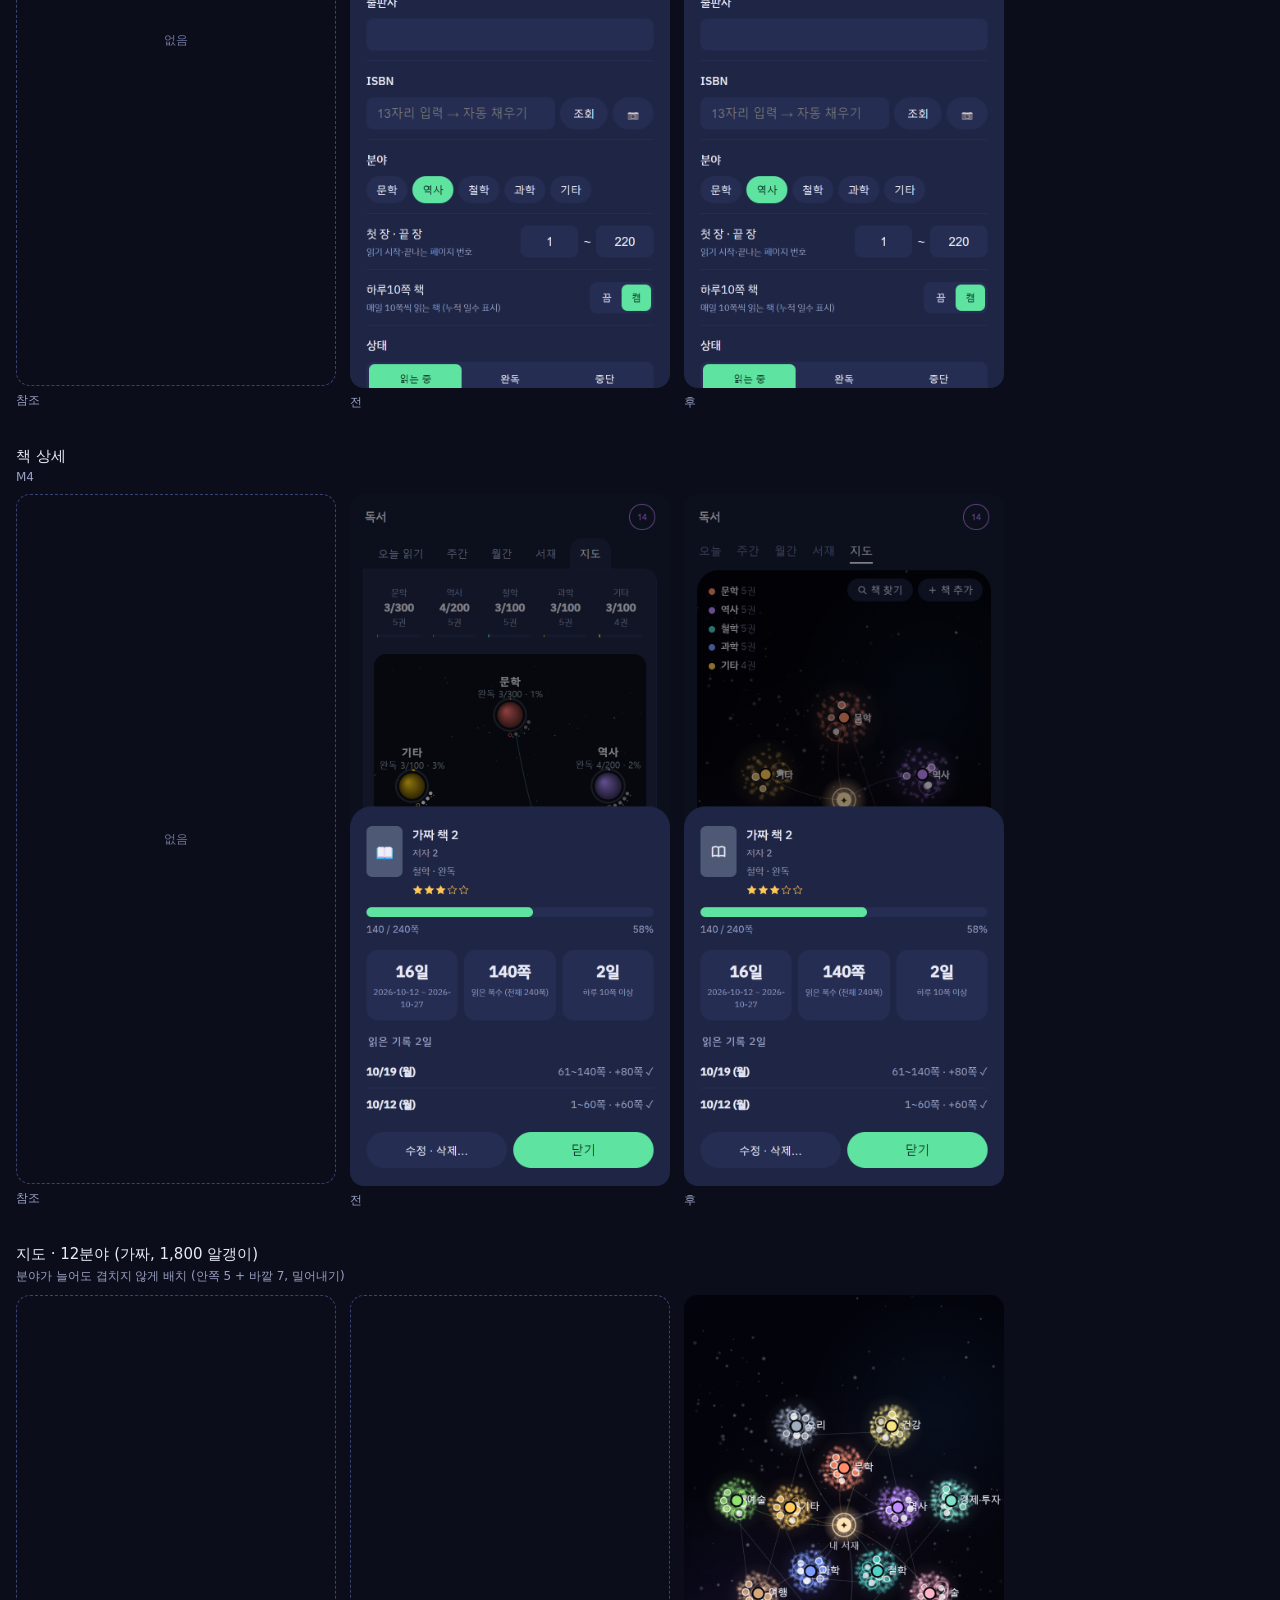
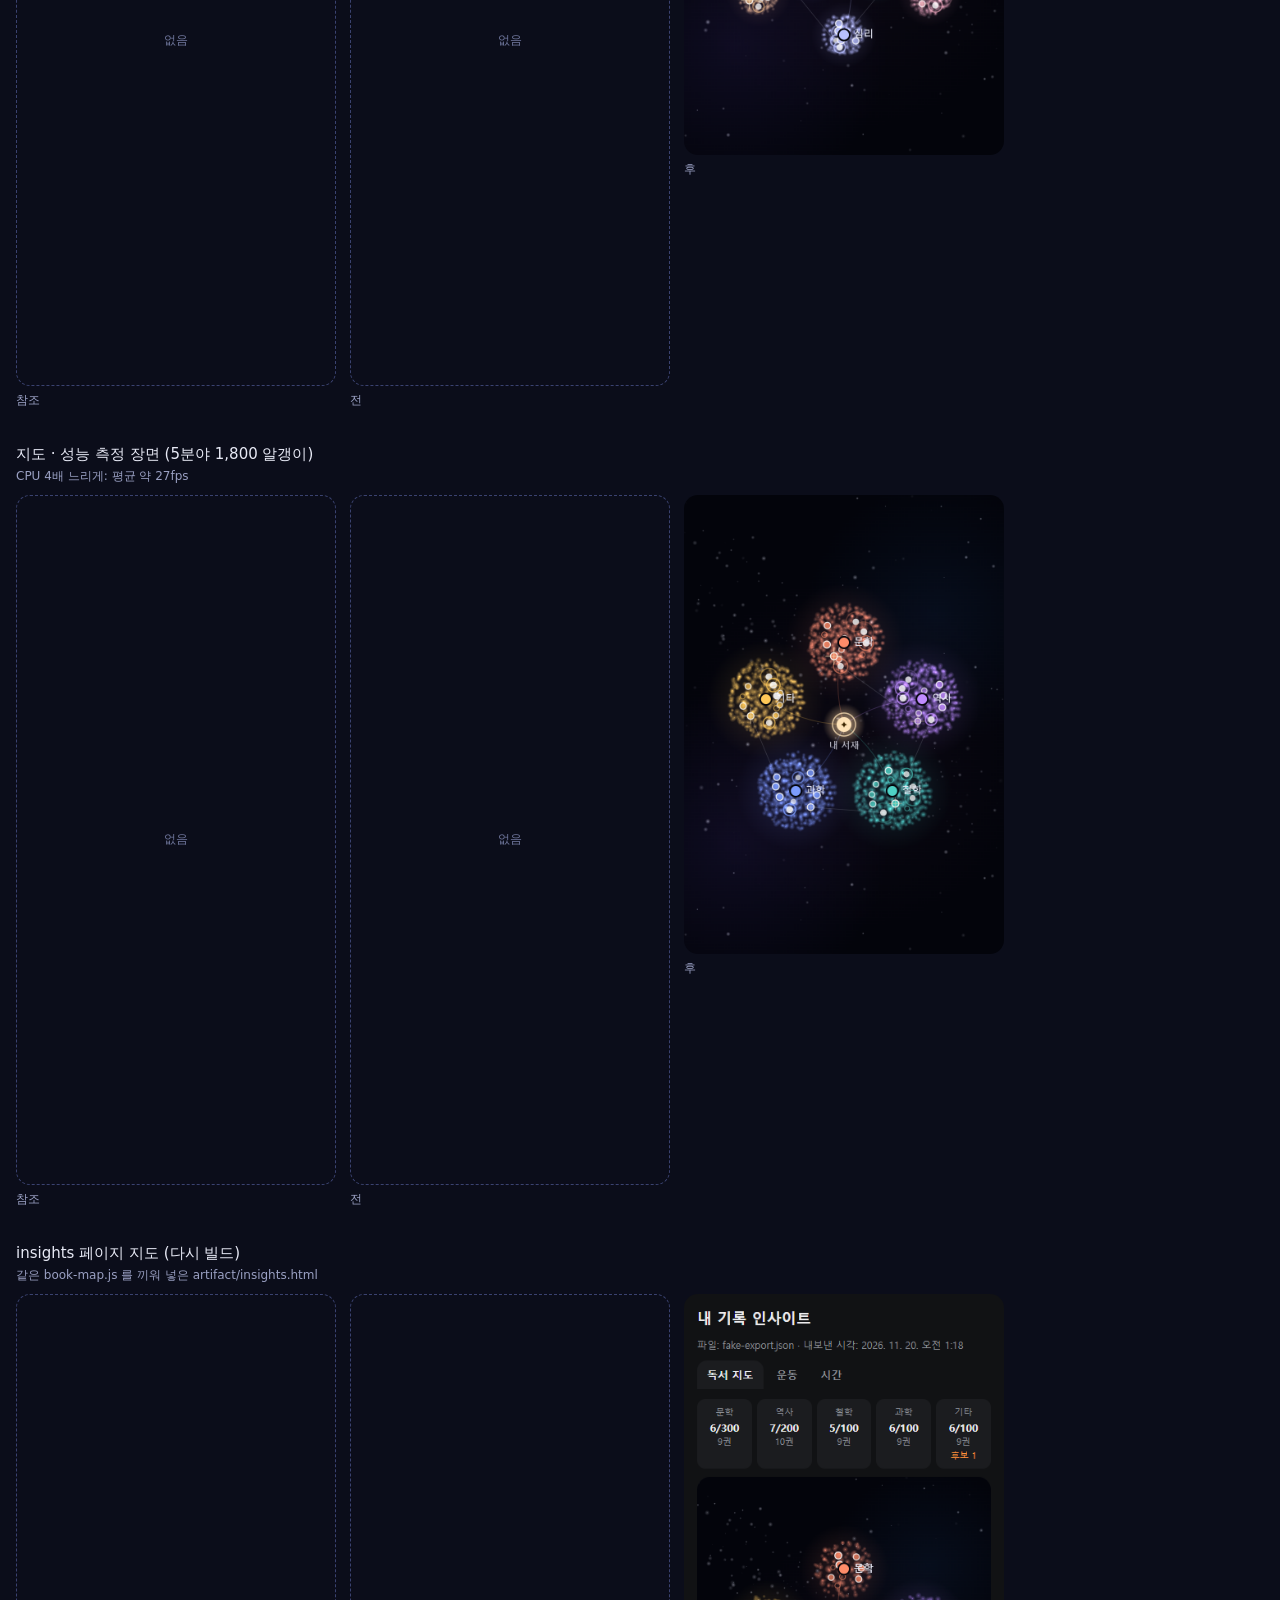
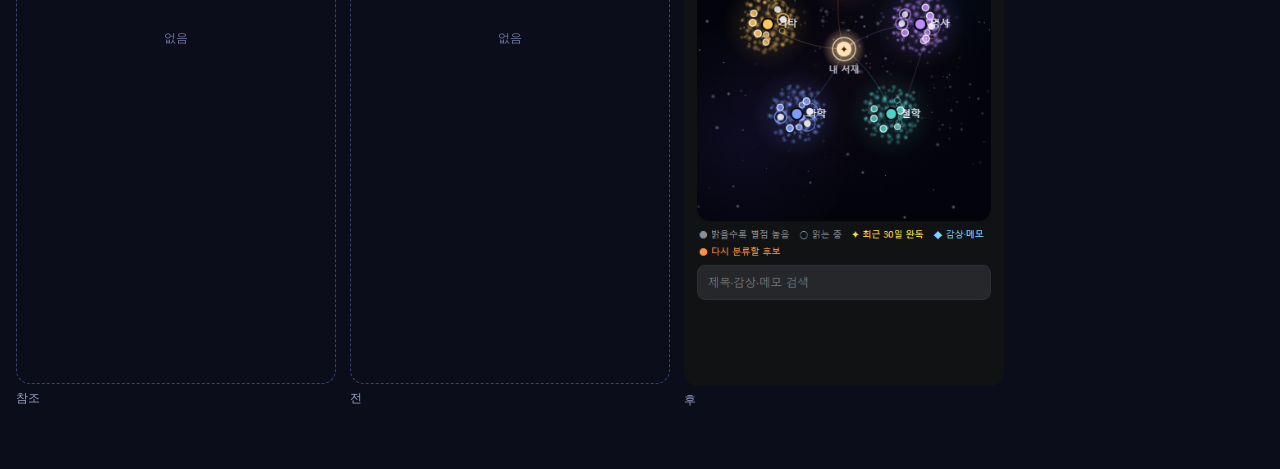
<file: design/redesign/shots/M3/compare.html>
<!doctype html><html lang="ko"><head><meta charset="utf-8"><meta name="viewport" content="width=device-width,initial-scale=1">
<title>Night Dial M3 비교</title><style>
body{margin:0;padding:24px 16px;background:#0b0d1a;color:#E8EAF6;font-family:system-ui,sans-serif}
h1{font-size:20px;font-weight:500;margin:0 0 4px}p.lead{color:#9AA0C3;font-size:13px;margin:0 0 24px}
section{margin:0 0 36px}h2{font-size:15px;font-weight:500;margin:0 0 4px}section>p{color:#9AA0C3;font-size:12px;margin:0 0 10px;max-width:980px}
.row{display:grid;grid-template-columns:repeat(3,minmax(0,320px));gap:14px;overflow-x:auto}
figure{margin:0}img{width:100%;border-radius:14px;display:block;background:#161B33}
figcaption{font-size:12px;color:#9AA0C3;margin-top:6px}.none div{aspect-ratio:390/844;border:1px dashed #3A4270;border-radius:14px;display:flex;align-items:center;justify-content:center;color:#6F769C;font-size:12px}
.strip img{width:100%;max-width:1500px;border-radius:8px}
</style></head><body><h1>Night Dial M3 — 독서 · 지도 (참조 · 전 · 후)</h1>
<p class="lead">390×844, 가짜 데이터, 다크. 전 = M2 커밋(0ba8529), 후 = M3.</p>
<section class="strip"><h2>지도 탭 → 확대 (시간 순서 장면)</h2><p>탭 전 → 80ms … 1.5초 (역사 성단 확대 + 분야 시트) → 책 탭 (책 시트). 장면 하나씩: after/zoom/</p><img src="after/map_tap_zoom_strip.png" alt="지도 탭 확대 장면"></section>
<section><h2>독서 › 오늘 (ref_2 왼쪽)</h2><p>바깥 고리 = 하루 목표 쪽수 칸(설정값 10), 안쪽 고리 = 책 진행률, +5/+10/+20 · 쪽 입력, 함께 읽는 중. 가짜 데이터의 첫 책이 200/200쪽이라 안쪽 고리가 꽉 참</p><div class="row"><figure><img src="../M1/ref_2_books_today_timeweek_0.png" alt="참조" loading="lazy"><figcaption>참조</figcaption></figure><figure><img src="before/books_today.png" alt="전" loading="lazy"><figcaption>전</figcaption></figure><figure><img src="after/books_today.png" alt="후" loading="lazy"><figcaption>후</figcaption></figure></div></section>
<section><h2>독서 › 오늘 · 아래</h2><p>함께 읽는 중 + 책 추가 줄</p><div class="row"><figure class="none"><div>없음</div><figcaption>참조</figcaption></figure><figure><img src="before/books_today_below.png" alt="전" loading="lazy"><figcaption>전</figcaption></figure><figure><img src="after/books_today_below.png" alt="후" loading="lazy"><figcaption>후</figcaption></figure></div></section>
<section><h2>독서 › 주간</h2><p>머리선 줄, 칸 색 = 보라 한 색 (예전 무지개 대신)</p><div class="row"><figure class="none"><div>없음</div><figcaption>참조</figcaption></figure><figure><img src="before/books_week.png" alt="전" loading="lazy"><figcaption>전</figcaption></figure><figure><img src="after/books_week.png" alt="후" loading="lazy"><figcaption>후</figcaption></figure></div></section>
<section><h2>독서 › 월간</h2><p>보고 내용 그대로, 머리선 구역</p><div class="row"><figure class="none"><div>없음</div><figcaption>참조</figcaption></figure><figure><img src="before/books_month.png" alt="전" loading="lazy"><figcaption>전</figcaption></figure><figure><img src="after/books_month.png" alt="후" loading="lazy"><figcaption>후</figcaption></figure></div></section>
<section><h2>독서 › 서재</h2><p>맨 위 책 추가, 테두리 알약 필터, 평점 이모지 뺌</p><div class="row"><figure class="none"><div>없음</div><figcaption>참조</figcaption></figure><figure><img src="before/books_shelf.png" alt="전" loading="lazy"><figcaption>전</figcaption></figure><figure><img src="after/books_shelf.png" alt="후" loading="lazy"><figcaption>후</figcaption></figure></div></section>
<section><h2>독서 › 서재 · 목록</h2><p>책 = 머리선 줄, 표지 자리 아이콘</p><div class="row"><figure class="none"><div>없음</div><figcaption>참조</figcaption></figure><figure><img src="before/books_shelf_list.png" alt="전" loading="lazy"><figcaption>전</figcaption></figure><figure><img src="after/books_shelf_list.png" alt="후" loading="lazy"><figcaption>후</figcaption></figure></div></section>
<section><h2>독서 › 지도 (ref_3)</h2><p>분야 = 구형 성단, 빛 1개 = 10쪽, 핵 ✦ 내 서재, 은하수 띠 + 성운, 책 찾기 · 책 추가</p><div class="row"><figure><img src="ref3.png" alt="참조" loading="lazy"><figcaption>참조</figcaption></figure><figure><img src="before/books_map.png" alt="전" loading="lazy"><figcaption>전</figcaption></figure><figure><img src="after/books_map.png" alt="후" loading="lazy"><figcaption>후</figcaption></figure></div></section>
<section><h2>독서 › 지도 · 아래</h2><p>설명 한 줄 + 검색 (#bmQ). 예전 분야 카드는 분야 시트로 옮김</p><div class="row"><figure class="none"><div>없음</div><figcaption>참조</figcaption></figure><figure><img src="before/books_map_below.png" alt="전" loading="lazy"><figcaption>전</figcaption></figure><figure><img src="after/books_map_below.png" alt="후" loading="lazy"><figcaption>후</figcaption></figure></div></section>
<section><h2>책 추가 시트</h2><p>M4에서 모양 정리</p><div class="row"><figure class="none"><div>없음</div><figcaption>참조</figcaption></figure><figure><img src="before/book_add.png" alt="전" loading="lazy"><figcaption>전</figcaption></figure><figure><img src="after/book_add.png" alt="후" loading="lazy"><figcaption>후</figcaption></figure></div></section>
<section><h2>책 수정 창</h2><p>M4</p><div class="row"><figure class="none"><div>없음</div><figcaption>참조</figcaption></figure><figure><img src="before/book_modal.png" alt="전" loading="lazy"><figcaption>전</figcaption></figure><figure><img src="after/book_modal.png" alt="후" loading="lazy"><figcaption>후</figcaption></figure></div></section>
<section><h2>책 상세</h2><p>M4</p><div class="row"><figure class="none"><div>없음</div><figcaption>참조</figcaption></figure><figure><img src="before/book_detail.png" alt="전" loading="lazy"><figcaption>전</figcaption></figure><figure><img src="after/book_detail.png" alt="후" loading="lazy"><figcaption>후</figcaption></figure></div></section>
<section><h2>지도 · 12분야 (가짜, 1,800 알갱이)</h2><p>분야가 늘어도 겹치지 않게 배치 (안쪽 5 + 바깥 7, 밀어내기)</p><div class="row"><figure class="none"><div>없음</div><figcaption>참조</figcaption></figure><figure class="none"><div>없음</div><figcaption>전</figcaption></figure><figure><img src="after/map_12genres.png" alt="후" loading="lazy"><figcaption>후</figcaption></figure></div></section>
<section><h2>지도 · 성능 측정 장면 (5분야 1,800 알갱이)</h2><p>CPU 4배 느리게: 평균 약 27fps</p><div class="row"><figure class="none"><div>없음</div><figcaption>참조</figcaption></figure><figure class="none"><div>없음</div><figcaption>전</figcaption></figure><figure><img src="after/map_perf_1800.png" alt="후" loading="lazy"><figcaption>후</figcaption></figure></div></section>
<section><h2>insights 페이지 지도 (다시 빌드)</h2><p>같은 book-map.js 를 끼워 넣은 artifact/insights.html</p><div class="row"><figure class="none"><div>없음</div><figcaption>참조</figcaption></figure><figure class="none"><div>없음</div><figcaption>전</figcaption></figure><figure><img src="after/insights_map.png" alt="후" loading="lazy"><figcaption>후</figcaption></figure></div></section>
</body></html>
</file>
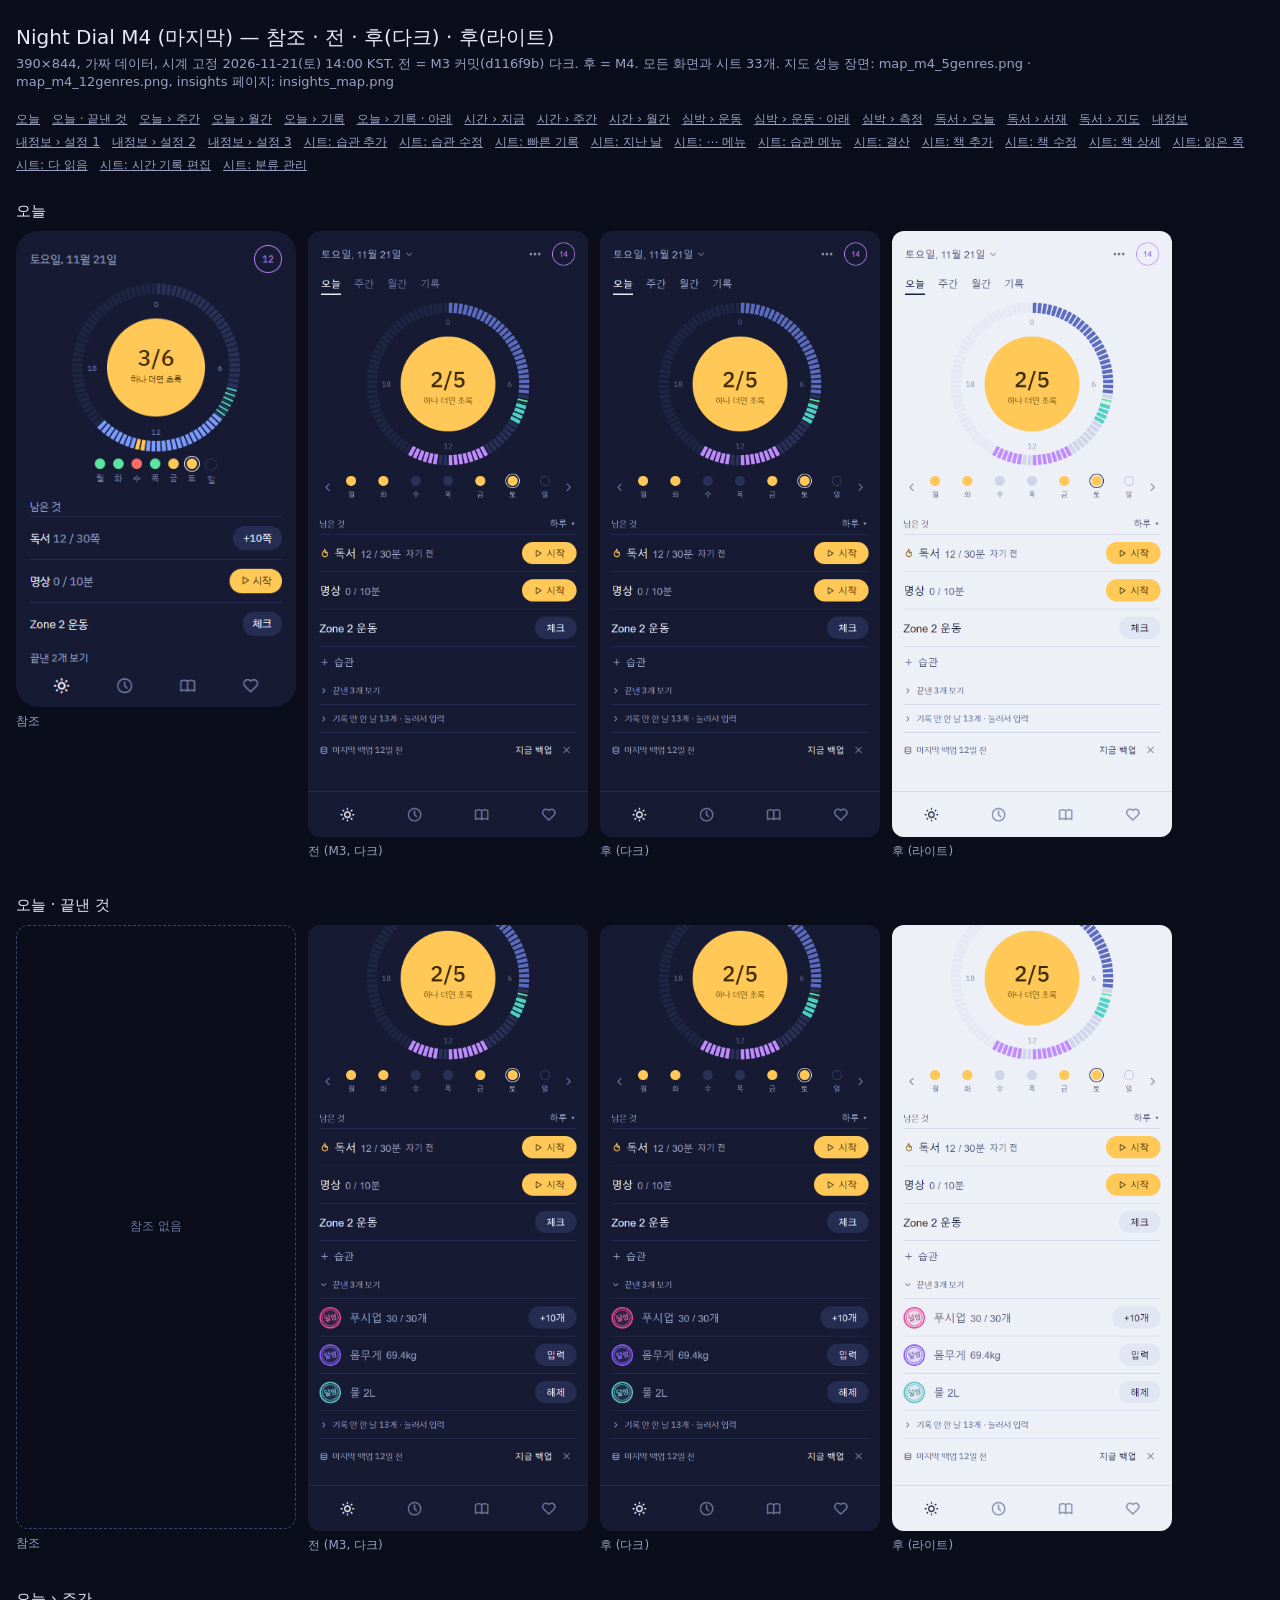
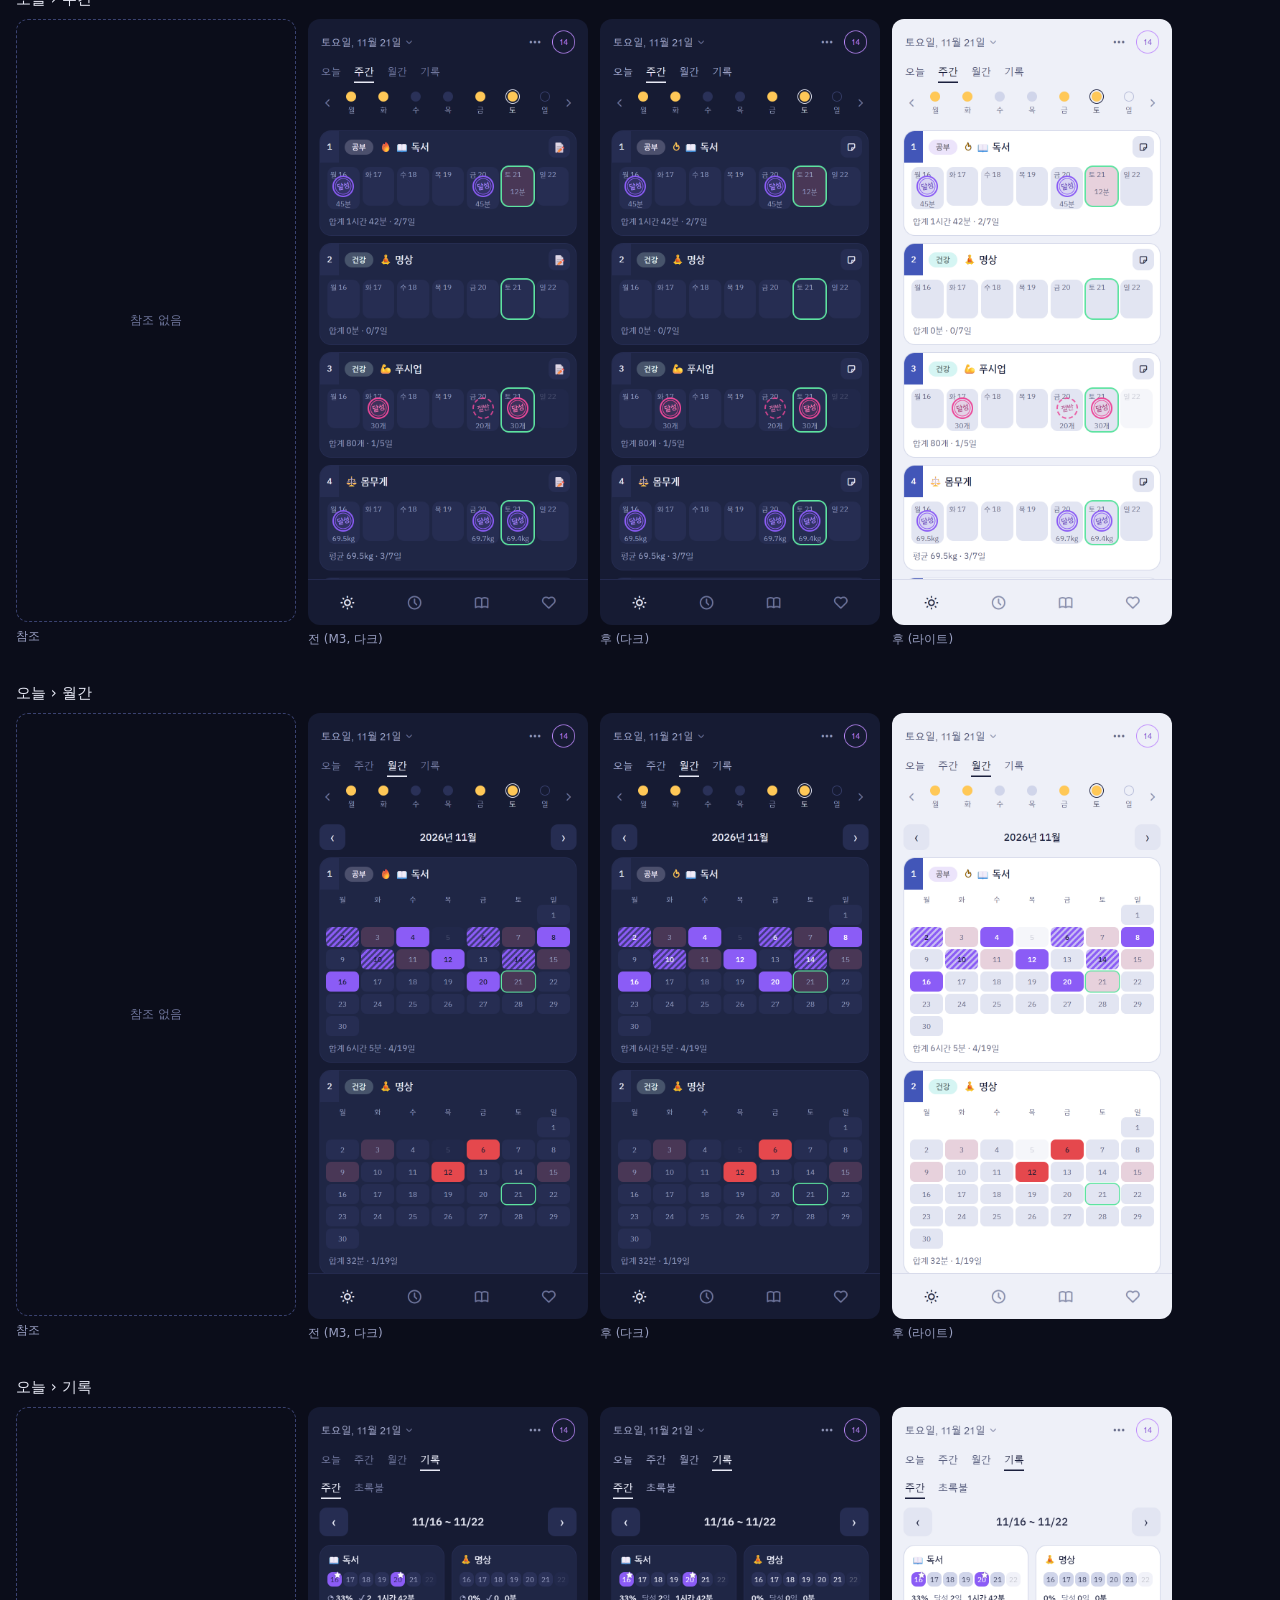
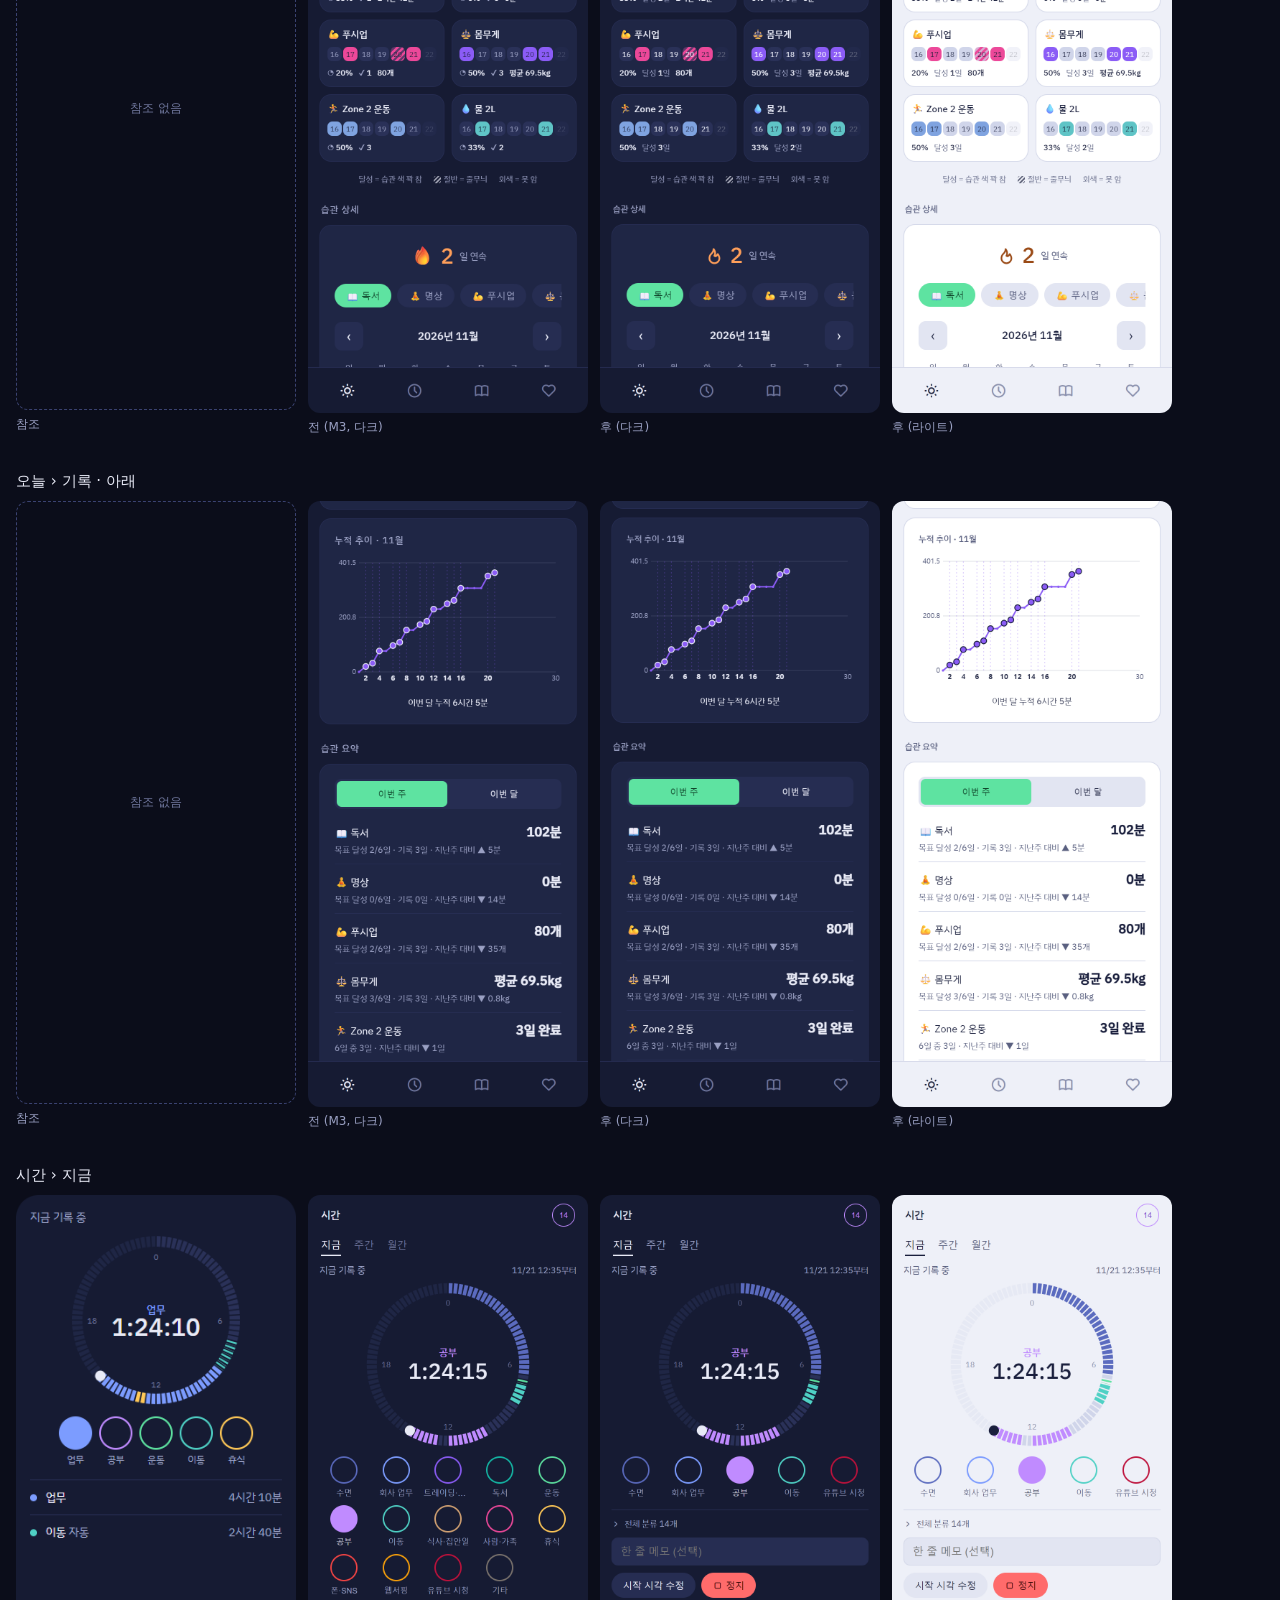
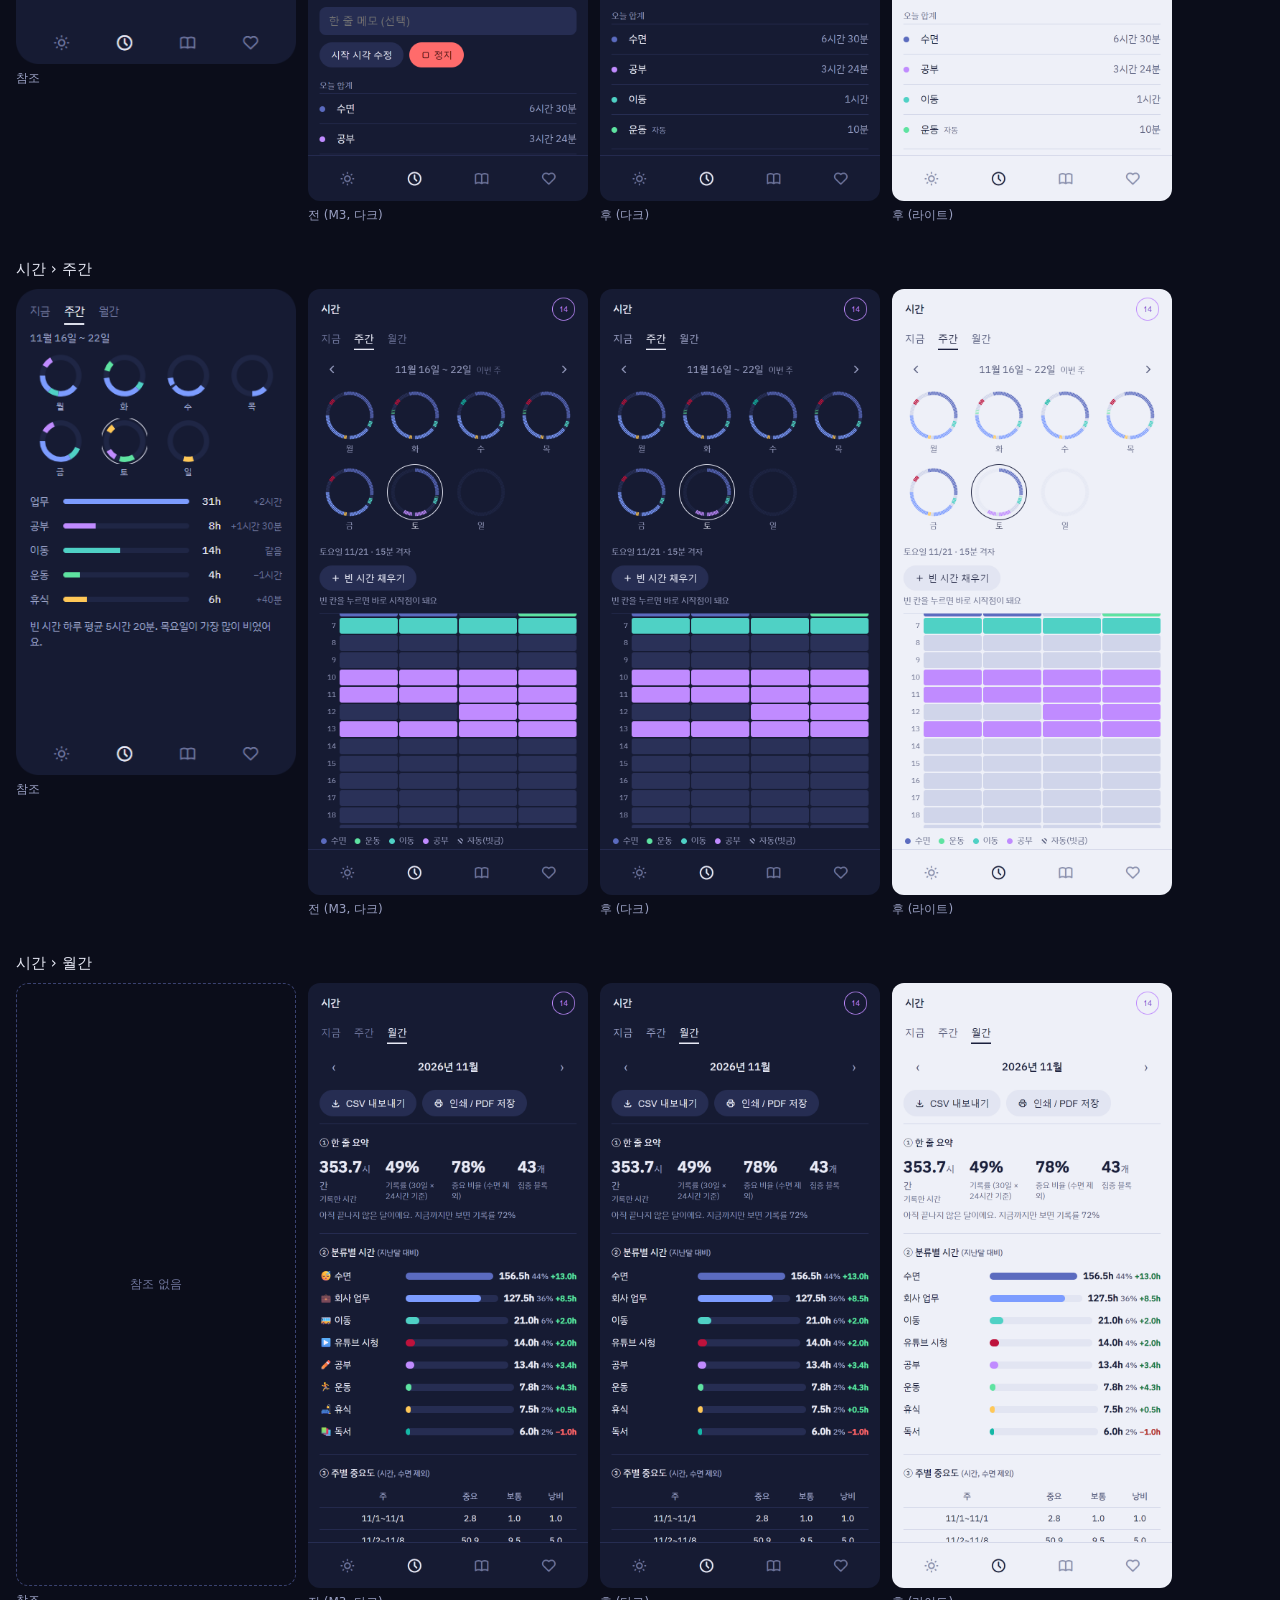
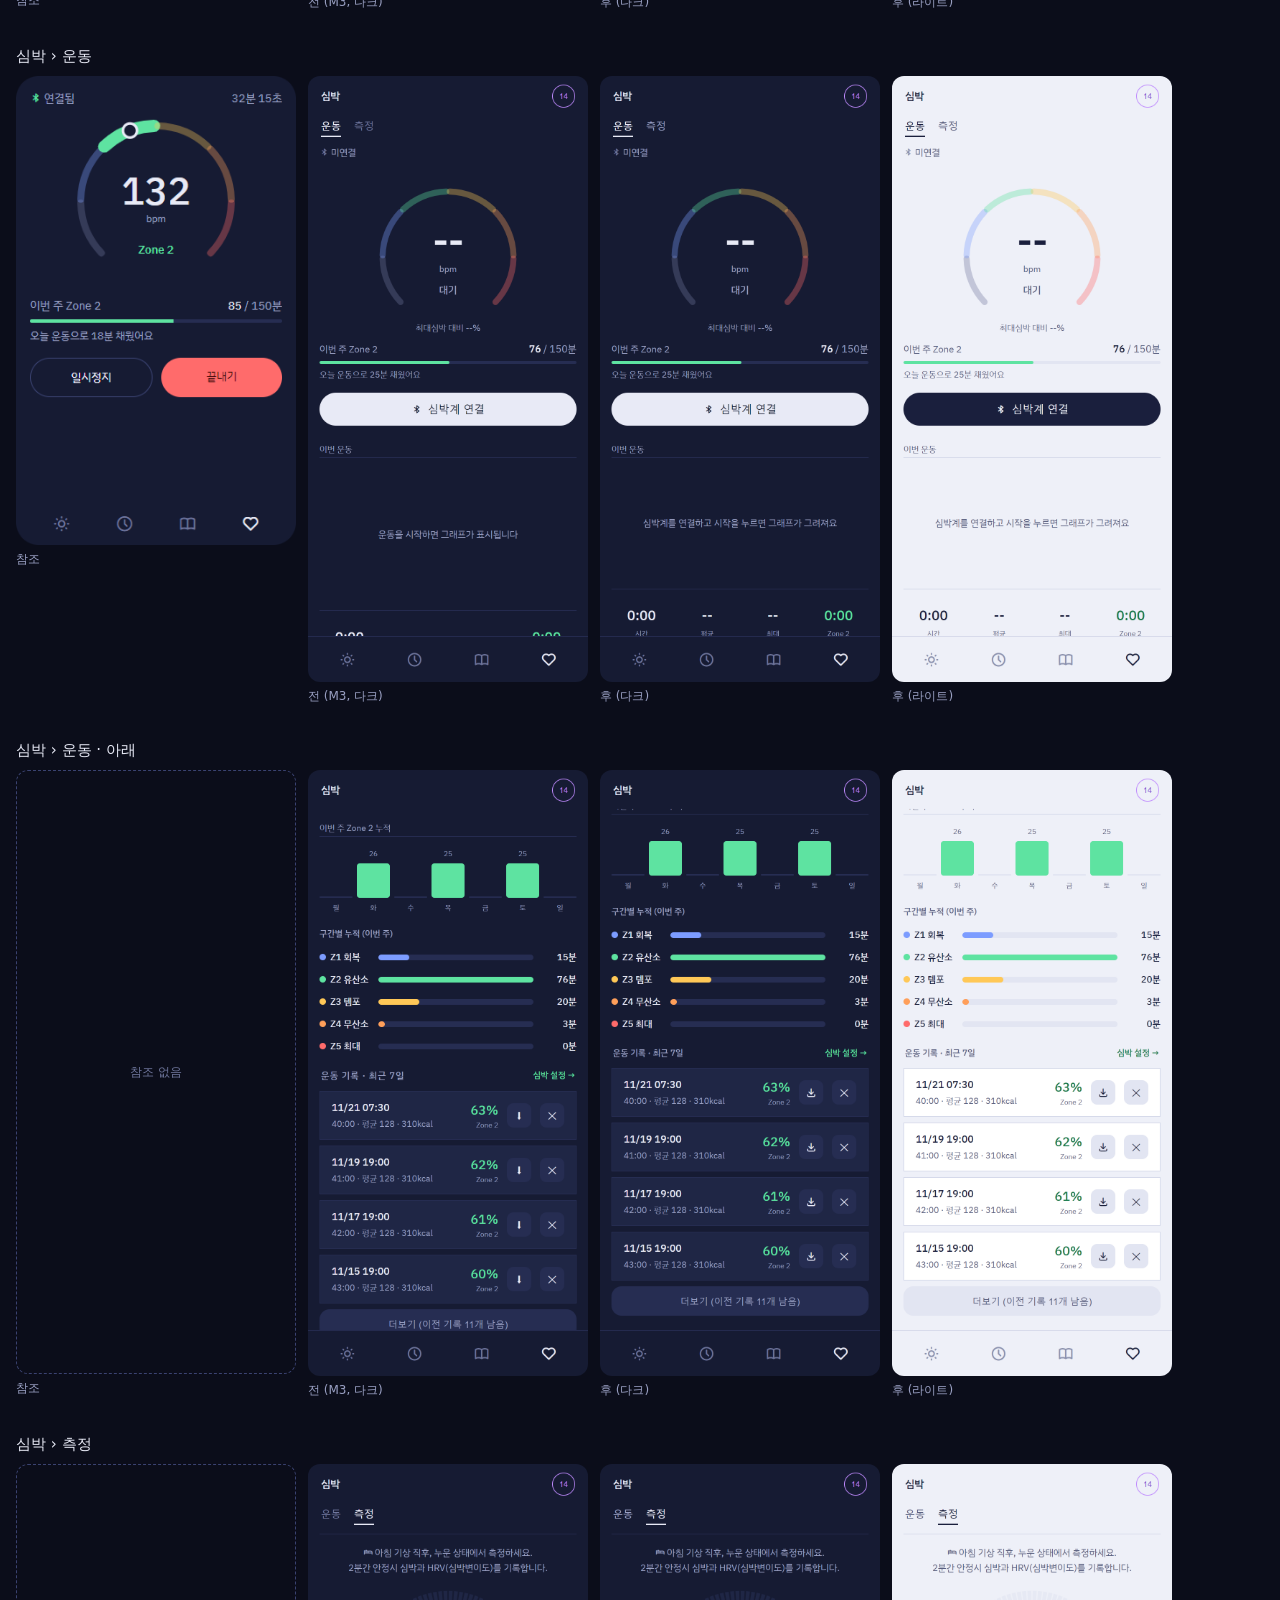
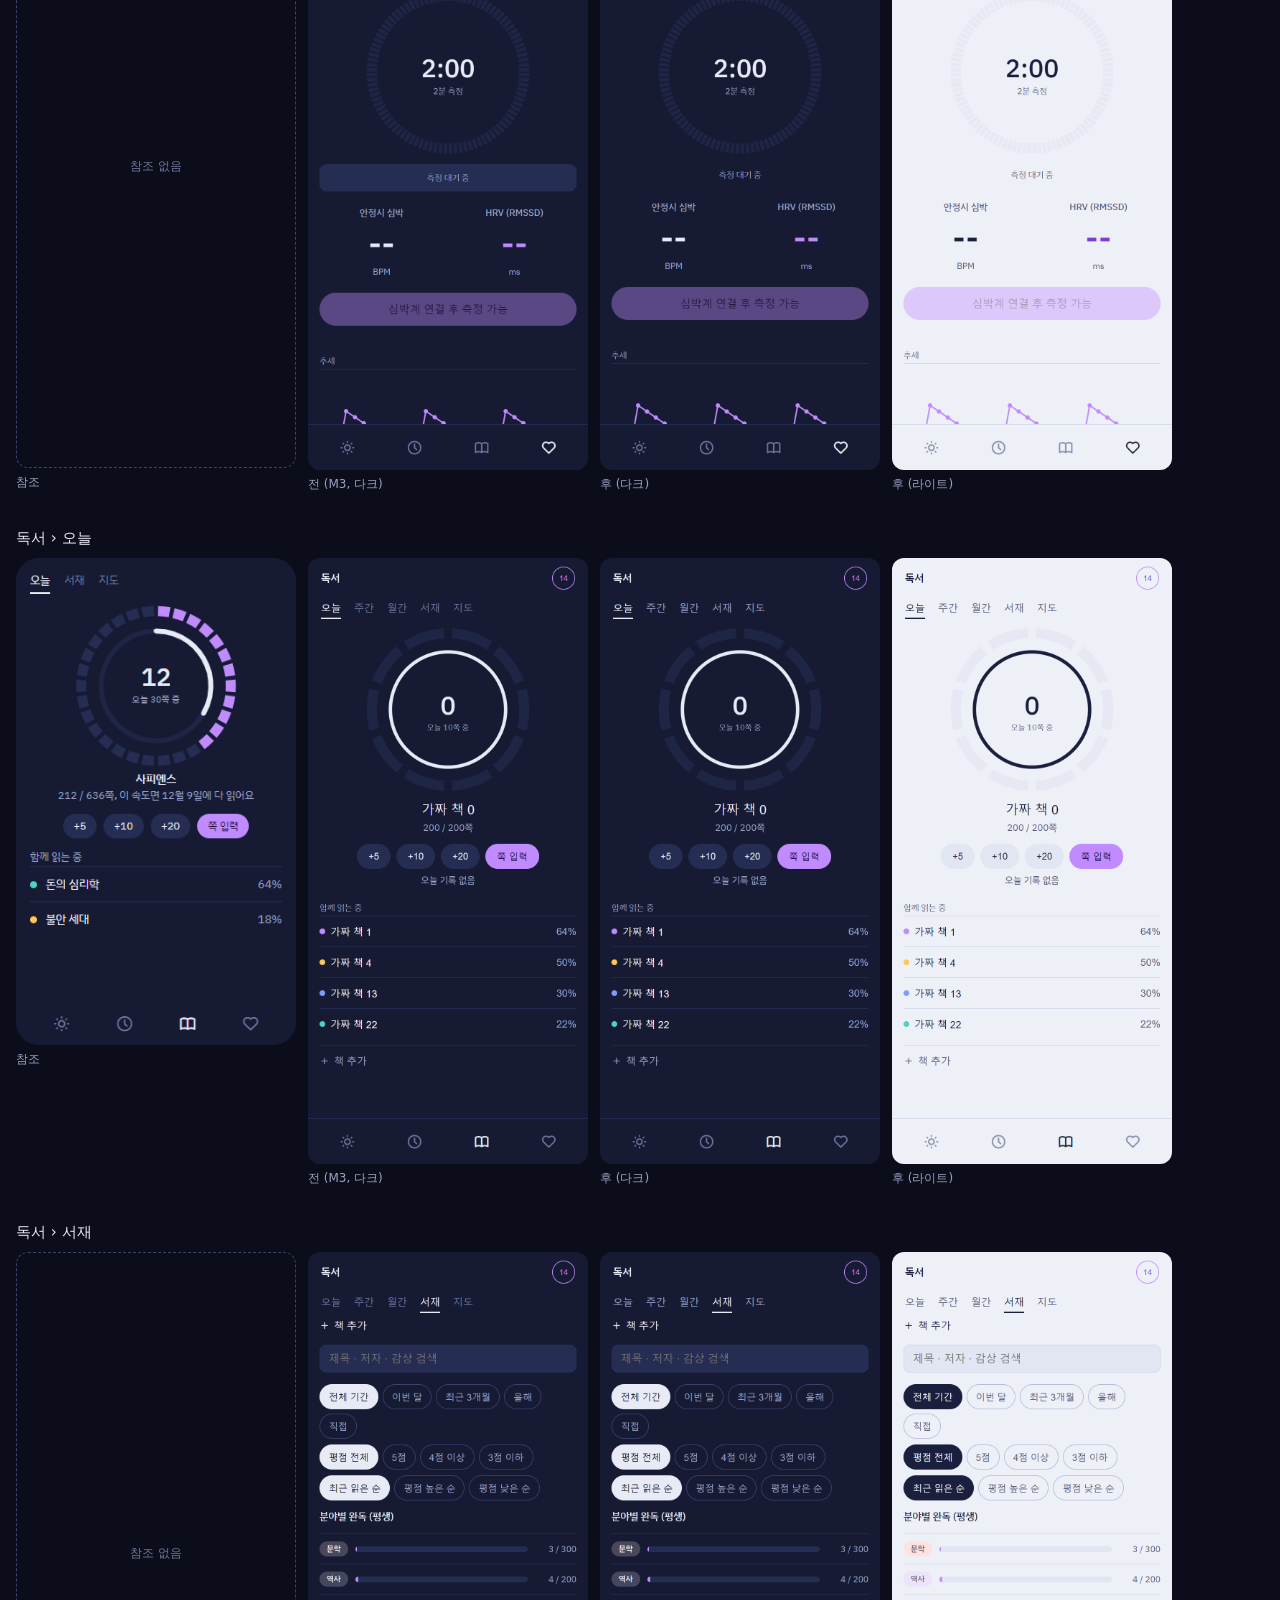
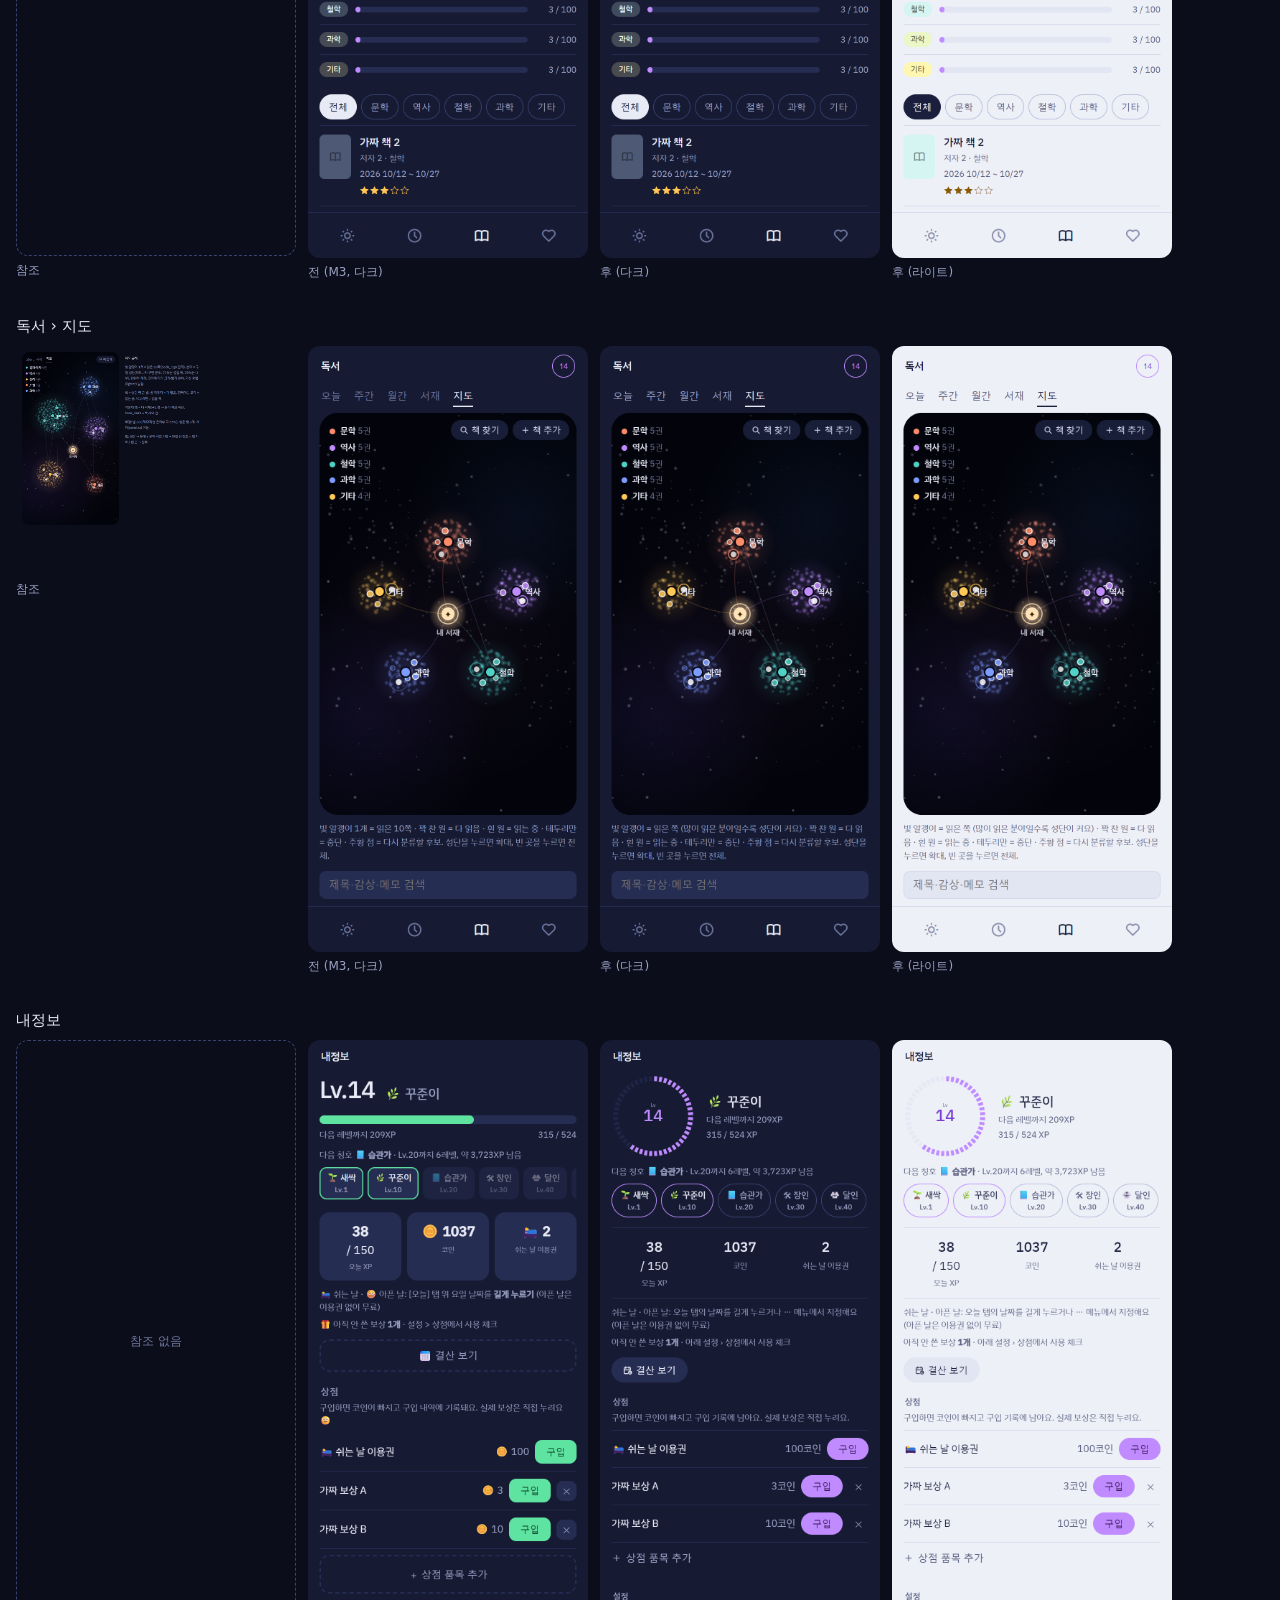
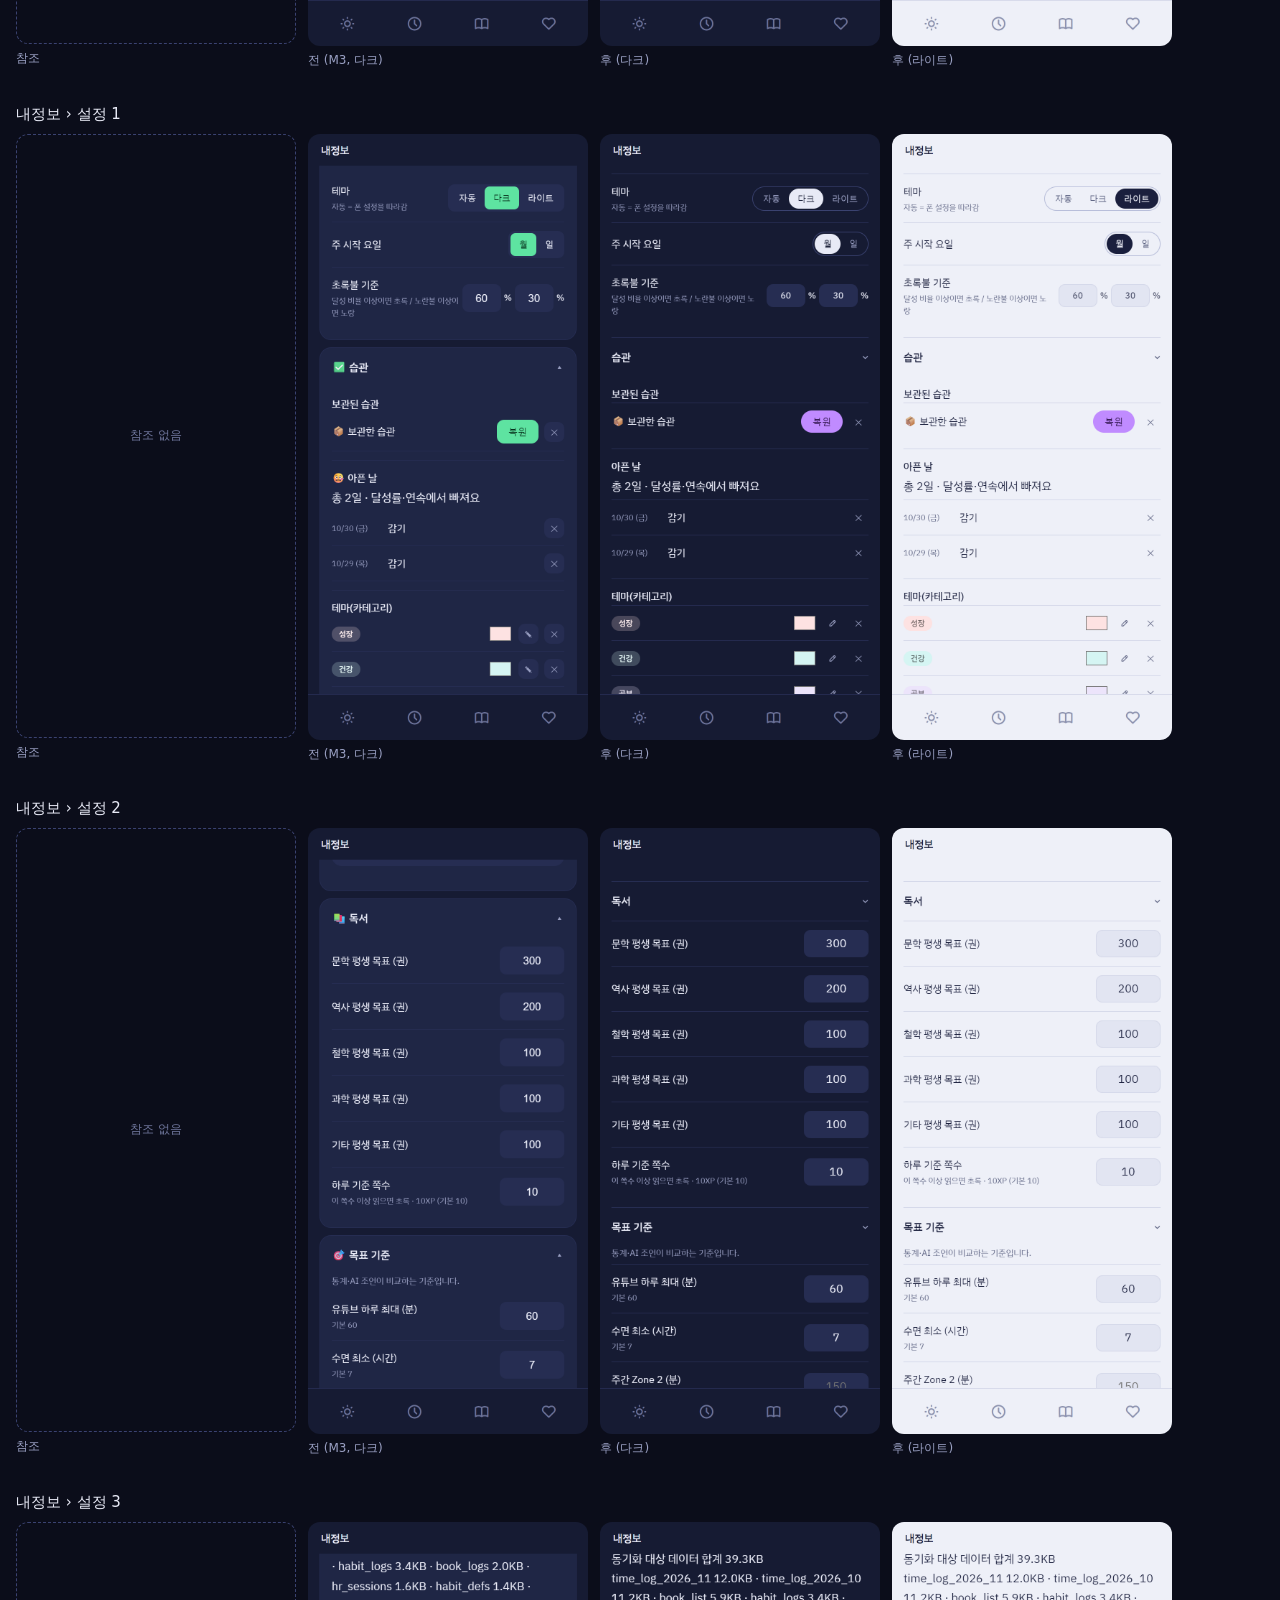
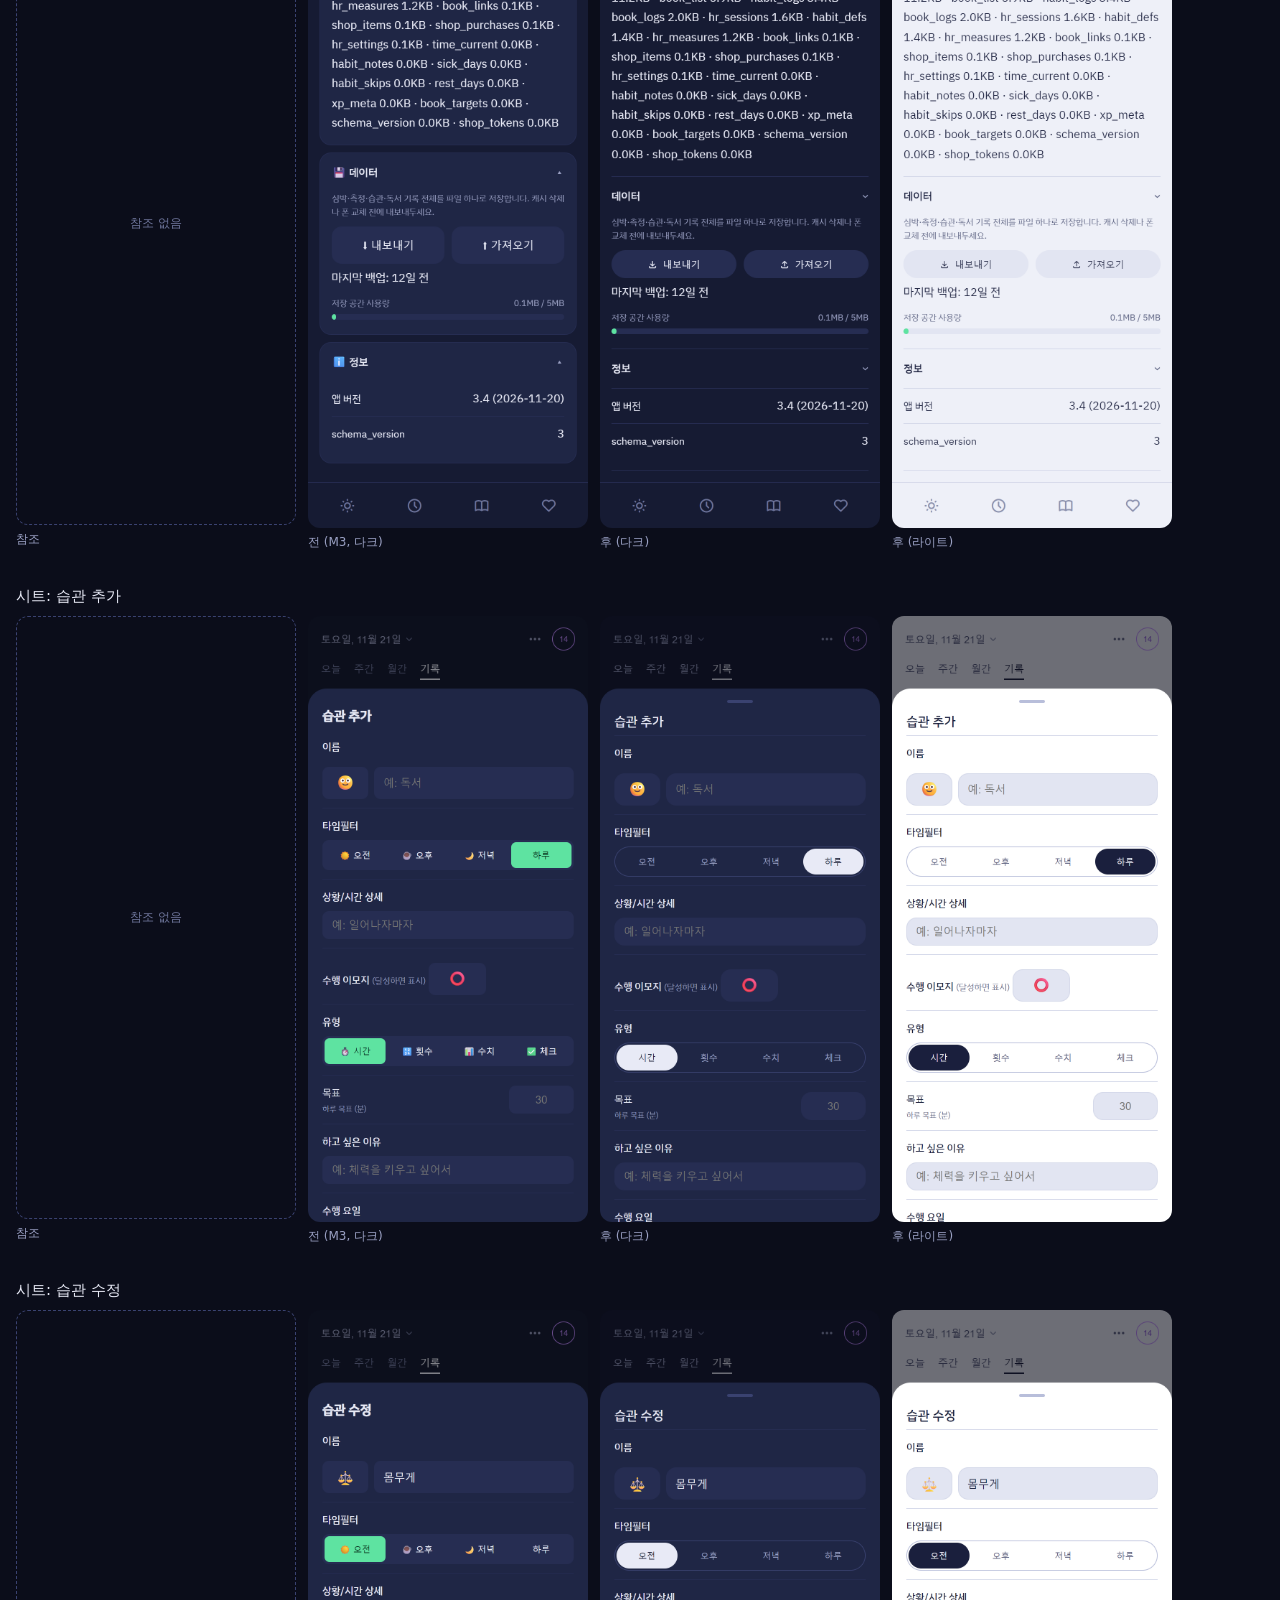
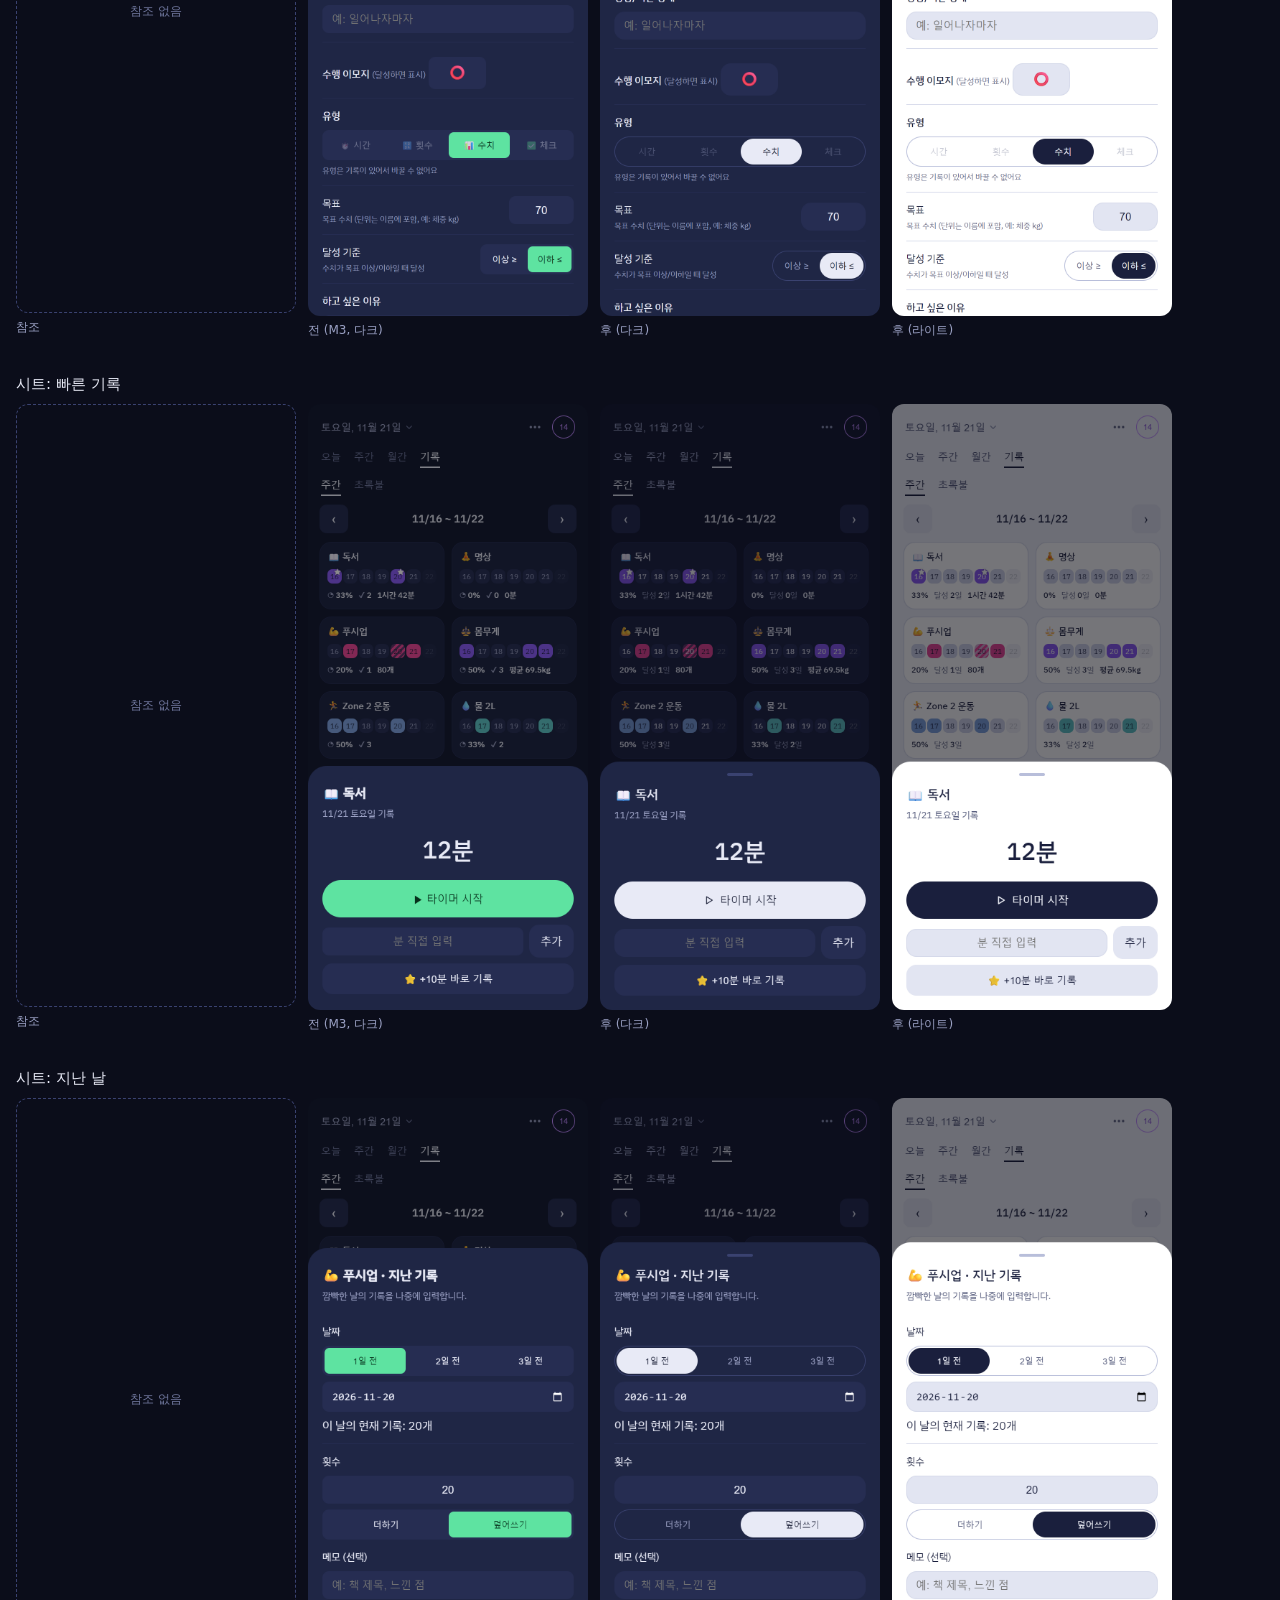
<file: design/redesign/shots/M4/compare.html>
<!doctype html><html lang="ko"><head><meta charset="utf-8"><meta name="viewport" content="width=device-width,initial-scale=1">
<title>Night Dial M4 비교</title><style>
body{margin:0;padding:24px 16px;background:#0b0d1a;color:#E8EAF6;font-family:system-ui,sans-serif}
h1{font-size:20px;font-weight:500;margin:0 0 4px}p.lead{color:#9AA0C3;font-size:13px;margin:0 0 20px;max-width:1100px}
nav{display:flex;flex-wrap:wrap;gap:6px 12px;margin:0 0 28px;font-size:12px}nav a{color:#9AA0C3}
section{margin:0 0 36px}h2{font-size:15px;font-weight:500;margin:0 0 10px}
.row{display:grid;grid-template-columns:repeat(4,minmax(0,280px));gap:12px;overflow-x:auto}
figure{margin:0}img{width:100%;border-radius:12px;display:block;background:#161B33}
figcaption{font-size:12px;color:#9AA0C3;margin-top:6px}.none div{aspect-ratio:390/844;border:1px dashed #3A4270;border-radius:12px;display:flex;align-items:center;justify-content:center;color:#6F769C;font-size:12px}
</style></head><body><h1>Night Dial M4 (마지막) — 참조 · 전 · 후(다크) · 후(라이트)</h1>
<p class="lead">390×844, 가짜 데이터, 시계 고정 2026-11-21(토) 14:00 KST. 전 = M3 커밋(d116f9b) 다크. 후 = M4. 모든 화면과 시트 33개. 지도 성능 장면: map_m4_5genres.png · map_m4_12genres.png, insights 페이지: insights_map.png</p>
<nav><a href="#today">오늘</a><a href="#today_done">오늘 · 끝낸 것</a><a href="#today_week">오늘 › 주간</a><a href="#today_month">오늘 › 월간</a><a href="#today_stats">오늘 › 기록</a><a href="#today_stats_below">오늘 › 기록 · 아래</a><a href="#time_now">시간 › 지금</a><a href="#time_week">시간 › 주간</a><a href="#time_month">시간 › 월간</a><a href="#hr_workout">심박 › 운동</a><a href="#hr_workout_below">심박 › 운동 · 아래</a><a href="#hr_measure">심박 › 측정</a><a href="#books_today">독서 › 오늘</a><a href="#books_shelf">독서 › 서재</a><a href="#books_map">독서 › 지도</a><a href="#me">내정보</a><a href="#me_settings">내정보 › 설정 1</a><a href="#me_settings2">내정보 › 설정 2</a><a href="#me_settings3">내정보 › 설정 3</a><a href="#m_habit">시트: 습관 추가</a><a href="#m_habit_edit">시트: 습관 수정</a><a href="#m_quick">시트: 빠른 기록</a><a href="#m_past">시트: 지난 날</a><a href="#m_sheet_menu">시트: ⋯ 메뉴</a><a href="#m_sheet_actions">시트: 습관 메뉴</a><a href="#m_wrap">시트: 결산</a><a href="#m_book_add">시트: 책 추가</a><a href="#m_book_edit">시트: 책 수정</a><a href="#m_book_detail">시트: 책 상세</a><a href="#m_book_log">시트: 읽은 쪽</a><a href="#m_book_finish">시트: 다 읽음</a><a href="#m_tl_edit">시트: 시간 기록 편집</a><a href="#m_tl_cats">시트: 분류 관리</a></nav>
<section id="today"><h2>오늘</h2><div class="row"><figure><img src="../M1/ref_1_dial_today_time_hr_0.png" alt="참조" loading="lazy"><figcaption>참조</figcaption></figure><figure><img src="before/dark_today.png" alt="전 (M3, 다크)" loading="lazy"><figcaption>전 (M3, 다크)</figcaption></figure><figure><img src="after/dark_today.png" alt="후 (다크)" loading="lazy"><figcaption>후 (다크)</figcaption></figure><figure><img src="after/light_today.png" alt="후 (라이트)" loading="lazy"><figcaption>후 (라이트)</figcaption></figure></div></section>
<section id="today_done"><h2>오늘 · 끝낸 것</h2><div class="row"><figure class="none"><div>참조 없음</div><figcaption>참조</figcaption></figure><figure><img src="before/dark_today_done.png" alt="전 (M3, 다크)" loading="lazy"><figcaption>전 (M3, 다크)</figcaption></figure><figure><img src="after/dark_today_done.png" alt="후 (다크)" loading="lazy"><figcaption>후 (다크)</figcaption></figure><figure><img src="after/light_today_done.png" alt="후 (라이트)" loading="lazy"><figcaption>후 (라이트)</figcaption></figure></div></section>
<section id="today_week"><h2>오늘 › 주간</h2><div class="row"><figure class="none"><div>참조 없음</div><figcaption>참조</figcaption></figure><figure><img src="before/dark_today_week.png" alt="전 (M3, 다크)" loading="lazy"><figcaption>전 (M3, 다크)</figcaption></figure><figure><img src="after/dark_today_week.png" alt="후 (다크)" loading="lazy"><figcaption>후 (다크)</figcaption></figure><figure><img src="after/light_today_week.png" alt="후 (라이트)" loading="lazy"><figcaption>후 (라이트)</figcaption></figure></div></section>
<section id="today_month"><h2>오늘 › 월간</h2><div class="row"><figure class="none"><div>참조 없음</div><figcaption>참조</figcaption></figure><figure><img src="before/dark_today_month.png" alt="전 (M3, 다크)" loading="lazy"><figcaption>전 (M3, 다크)</figcaption></figure><figure><img src="after/dark_today_month.png" alt="후 (다크)" loading="lazy"><figcaption>후 (다크)</figcaption></figure><figure><img src="after/light_today_month.png" alt="후 (라이트)" loading="lazy"><figcaption>후 (라이트)</figcaption></figure></div></section>
<section id="today_stats"><h2>오늘 › 기록</h2><div class="row"><figure class="none"><div>참조 없음</div><figcaption>참조</figcaption></figure><figure><img src="before/dark_today_stats.png" alt="전 (M3, 다크)" loading="lazy"><figcaption>전 (M3, 다크)</figcaption></figure><figure><img src="after/dark_today_stats.png" alt="후 (다크)" loading="lazy"><figcaption>후 (다크)</figcaption></figure><figure><img src="after/light_today_stats.png" alt="후 (라이트)" loading="lazy"><figcaption>후 (라이트)</figcaption></figure></div></section>
<section id="today_stats_below"><h2>오늘 › 기록 · 아래</h2><div class="row"><figure class="none"><div>참조 없음</div><figcaption>참조</figcaption></figure><figure><img src="before/dark_today_stats_below.png" alt="전 (M3, 다크)" loading="lazy"><figcaption>전 (M3, 다크)</figcaption></figure><figure><img src="after/dark_today_stats_below.png" alt="후 (다크)" loading="lazy"><figcaption>후 (다크)</figcaption></figure><figure><img src="after/light_today_stats_below.png" alt="후 (라이트)" loading="lazy"><figcaption>후 (라이트)</figcaption></figure></div></section>
<section id="time_now"><h2>시간 › 지금</h2><div class="row"><figure><img src="../M1/ref_1_dial_today_time_hr_1.png" alt="참조" loading="lazy"><figcaption>참조</figcaption></figure><figure><img src="before/dark_time_now.png" alt="전 (M3, 다크)" loading="lazy"><figcaption>전 (M3, 다크)</figcaption></figure><figure><img src="after/dark_time_now.png" alt="후 (다크)" loading="lazy"><figcaption>후 (다크)</figcaption></figure><figure><img src="after/light_time_now.png" alt="후 (라이트)" loading="lazy"><figcaption>후 (라이트)</figcaption></figure></div></section>
<section id="time_week"><h2>시간 › 주간</h2><div class="row"><figure><img src="../M1/ref_2_books_today_timeweek_1.png" alt="참조" loading="lazy"><figcaption>참조</figcaption></figure><figure><img src="before/dark_time_week.png" alt="전 (M3, 다크)" loading="lazy"><figcaption>전 (M3, 다크)</figcaption></figure><figure><img src="after/dark_time_week.png" alt="후 (다크)" loading="lazy"><figcaption>후 (다크)</figcaption></figure><figure><img src="after/light_time_week.png" alt="후 (라이트)" loading="lazy"><figcaption>후 (라이트)</figcaption></figure></div></section>
<section id="time_month"><h2>시간 › 월간</h2><div class="row"><figure class="none"><div>참조 없음</div><figcaption>참조</figcaption></figure><figure><img src="before/dark_time_month.png" alt="전 (M3, 다크)" loading="lazy"><figcaption>전 (M3, 다크)</figcaption></figure><figure><img src="after/dark_time_month.png" alt="후 (다크)" loading="lazy"><figcaption>후 (다크)</figcaption></figure><figure><img src="after/light_time_month.png" alt="후 (라이트)" loading="lazy"><figcaption>후 (라이트)</figcaption></figure></div></section>
<section id="hr_workout"><h2>심박 › 운동</h2><div class="row"><figure><img src="../M1/ref_1_dial_today_time_hr_2.png" alt="참조" loading="lazy"><figcaption>참조</figcaption></figure><figure><img src="before/dark_hr_workout.png" alt="전 (M3, 다크)" loading="lazy"><figcaption>전 (M3, 다크)</figcaption></figure><figure><img src="after/dark_hr_workout.png" alt="후 (다크)" loading="lazy"><figcaption>후 (다크)</figcaption></figure><figure><img src="after/light_hr_workout.png" alt="후 (라이트)" loading="lazy"><figcaption>후 (라이트)</figcaption></figure></div></section>
<section id="hr_workout_below"><h2>심박 › 운동 · 아래</h2><div class="row"><figure class="none"><div>참조 없음</div><figcaption>참조</figcaption></figure><figure><img src="before/dark_hr_workout_below.png" alt="전 (M3, 다크)" loading="lazy"><figcaption>전 (M3, 다크)</figcaption></figure><figure><img src="after/dark_hr_workout_below.png" alt="후 (다크)" loading="lazy"><figcaption>후 (다크)</figcaption></figure><figure><img src="after/light_hr_workout_below.png" alt="후 (라이트)" loading="lazy"><figcaption>후 (라이트)</figcaption></figure></div></section>
<section id="hr_measure"><h2>심박 › 측정</h2><div class="row"><figure class="none"><div>참조 없음</div><figcaption>참조</figcaption></figure><figure><img src="before/dark_hr_measure.png" alt="전 (M3, 다크)" loading="lazy"><figcaption>전 (M3, 다크)</figcaption></figure><figure><img src="after/dark_hr_measure.png" alt="후 (다크)" loading="lazy"><figcaption>후 (다크)</figcaption></figure><figure><img src="after/light_hr_measure.png" alt="후 (라이트)" loading="lazy"><figcaption>후 (라이트)</figcaption></figure></div></section>
<section id="books_today"><h2>독서 › 오늘</h2><div class="row"><figure><img src="../M1/ref_2_books_today_timeweek_0.png" alt="참조" loading="lazy"><figcaption>참조</figcaption></figure><figure><img src="before/dark_books_today.png" alt="전 (M3, 다크)" loading="lazy"><figcaption>전 (M3, 다크)</figcaption></figure><figure><img src="after/dark_books_today.png" alt="후 (다크)" loading="lazy"><figcaption>후 (다크)</figcaption></figure><figure><img src="after/light_books_today.png" alt="후 (라이트)" loading="lazy"><figcaption>후 (라이트)</figcaption></figure></div></section>
<section id="books_shelf"><h2>독서 › 서재</h2><div class="row"><figure class="none"><div>참조 없음</div><figcaption>참조</figcaption></figure><figure><img src="before/dark_books_shelf.png" alt="전 (M3, 다크)" loading="lazy"><figcaption>전 (M3, 다크)</figcaption></figure><figure><img src="after/dark_books_shelf.png" alt="후 (다크)" loading="lazy"><figcaption>후 (다크)</figcaption></figure><figure><img src="after/light_books_shelf.png" alt="후 (라이트)" loading="lazy"><figcaption>후 (라이트)</figcaption></figure></div></section>
<section id="books_map"><h2>독서 › 지도</h2><div class="row"><figure><img src="../M3/ref3.png" alt="참조" loading="lazy"><figcaption>참조</figcaption></figure><figure><img src="before/dark_books_map.png" alt="전 (M3, 다크)" loading="lazy"><figcaption>전 (M3, 다크)</figcaption></figure><figure><img src="after/dark_books_map.png" alt="후 (다크)" loading="lazy"><figcaption>후 (다크)</figcaption></figure><figure><img src="after/light_books_map.png" alt="후 (라이트)" loading="lazy"><figcaption>후 (라이트)</figcaption></figure></div></section>
<section id="me"><h2>내정보</h2><div class="row"><figure class="none"><div>참조 없음</div><figcaption>참조</figcaption></figure><figure><img src="before/dark_me.png" alt="전 (M3, 다크)" loading="lazy"><figcaption>전 (M3, 다크)</figcaption></figure><figure><img src="after/dark_me.png" alt="후 (다크)" loading="lazy"><figcaption>후 (다크)</figcaption></figure><figure><img src="after/light_me.png" alt="후 (라이트)" loading="lazy"><figcaption>후 (라이트)</figcaption></figure></div></section>
<section id="me_settings"><h2>내정보 › 설정 1</h2><div class="row"><figure class="none"><div>참조 없음</div><figcaption>참조</figcaption></figure><figure><img src="before/dark_me_settings.png" alt="전 (M3, 다크)" loading="lazy"><figcaption>전 (M3, 다크)</figcaption></figure><figure><img src="after/dark_me_settings.png" alt="후 (다크)" loading="lazy"><figcaption>후 (다크)</figcaption></figure><figure><img src="after/light_me_settings.png" alt="후 (라이트)" loading="lazy"><figcaption>후 (라이트)</figcaption></figure></div></section>
<section id="me_settings2"><h2>내정보 › 설정 2</h2><div class="row"><figure class="none"><div>참조 없음</div><figcaption>참조</figcaption></figure><figure><img src="before/dark_me_settings2.png" alt="전 (M3, 다크)" loading="lazy"><figcaption>전 (M3, 다크)</figcaption></figure><figure><img src="after/dark_me_settings2.png" alt="후 (다크)" loading="lazy"><figcaption>후 (다크)</figcaption></figure><figure><img src="after/light_me_settings2.png" alt="후 (라이트)" loading="lazy"><figcaption>후 (라이트)</figcaption></figure></div></section>
<section id="me_settings3"><h2>내정보 › 설정 3</h2><div class="row"><figure class="none"><div>참조 없음</div><figcaption>참조</figcaption></figure><figure><img src="before/dark_me_settings3.png" alt="전 (M3, 다크)" loading="lazy"><figcaption>전 (M3, 다크)</figcaption></figure><figure><img src="after/dark_me_settings3.png" alt="후 (다크)" loading="lazy"><figcaption>후 (다크)</figcaption></figure><figure><img src="after/light_me_settings3.png" alt="후 (라이트)" loading="lazy"><figcaption>후 (라이트)</figcaption></figure></div></section>
<section id="m_habit"><h2>시트: 습관 추가</h2><div class="row"><figure class="none"><div>참조 없음</div><figcaption>참조</figcaption></figure><figure><img src="before/dark_m_habit.png" alt="전 (M3, 다크)" loading="lazy"><figcaption>전 (M3, 다크)</figcaption></figure><figure><img src="after/dark_m_habit.png" alt="후 (다크)" loading="lazy"><figcaption>후 (다크)</figcaption></figure><figure><img src="after/light_m_habit.png" alt="후 (라이트)" loading="lazy"><figcaption>후 (라이트)</figcaption></figure></div></section>
<section id="m_habit_edit"><h2>시트: 습관 수정</h2><div class="row"><figure class="none"><div>참조 없음</div><figcaption>참조</figcaption></figure><figure><img src="before/dark_m_habit_edit.png" alt="전 (M3, 다크)" loading="lazy"><figcaption>전 (M3, 다크)</figcaption></figure><figure><img src="after/dark_m_habit_edit.png" alt="후 (다크)" loading="lazy"><figcaption>후 (다크)</figcaption></figure><figure><img src="after/light_m_habit_edit.png" alt="후 (라이트)" loading="lazy"><figcaption>후 (라이트)</figcaption></figure></div></section>
<section id="m_quick"><h2>시트: 빠른 기록</h2><div class="row"><figure class="none"><div>참조 없음</div><figcaption>참조</figcaption></figure><figure><img src="before/dark_m_quick.png" alt="전 (M3, 다크)" loading="lazy"><figcaption>전 (M3, 다크)</figcaption></figure><figure><img src="after/dark_m_quick.png" alt="후 (다크)" loading="lazy"><figcaption>후 (다크)</figcaption></figure><figure><img src="after/light_m_quick.png" alt="후 (라이트)" loading="lazy"><figcaption>후 (라이트)</figcaption></figure></div></section>
<section id="m_past"><h2>시트: 지난 날</h2><div class="row"><figure class="none"><div>참조 없음</div><figcaption>참조</figcaption></figure><figure><img src="before/dark_m_past.png" alt="전 (M3, 다크)" loading="lazy"><figcaption>전 (M3, 다크)</figcaption></figure><figure><img src="after/dark_m_past.png" alt="후 (다크)" loading="lazy"><figcaption>후 (다크)</figcaption></figure><figure><img src="after/light_m_past.png" alt="후 (라이트)" loading="lazy"><figcaption>후 (라이트)</figcaption></figure></div></section>
<section id="m_sheet_menu"><h2>시트: ⋯ 메뉴</h2><div class="row"><figure class="none"><div>참조 없음</div><figcaption>참조</figcaption></figure><figure><img src="before/dark_m_sheet_menu.png" alt="전 (M3, 다크)" loading="lazy"><figcaption>전 (M3, 다크)</figcaption></figure><figure><img src="after/dark_m_sheet_menu.png" alt="후 (다크)" loading="lazy"><figcaption>후 (다크)</figcaption></figure><figure><img src="after/light_m_sheet_menu.png" alt="후 (라이트)" loading="lazy"><figcaption>후 (라이트)</figcaption></figure></div></section>
<section id="m_sheet_actions"><h2>시트: 습관 메뉴</h2><div class="row"><figure class="none"><div>참조 없음</div><figcaption>참조</figcaption></figure><figure><img src="before/dark_m_sheet_actions.png" alt="전 (M3, 다크)" loading="lazy"><figcaption>전 (M3, 다크)</figcaption></figure><figure><img src="after/dark_m_sheet_actions.png" alt="후 (다크)" loading="lazy"><figcaption>후 (다크)</figcaption></figure><figure><img src="after/light_m_sheet_actions.png" alt="후 (라이트)" loading="lazy"><figcaption>후 (라이트)</figcaption></figure></div></section>
<section id="m_wrap"><h2>시트: 결산</h2><div class="row"><figure class="none"><div>참조 없음</div><figcaption>참조</figcaption></figure><figure><img src="before/dark_m_wrap.png" alt="전 (M3, 다크)" loading="lazy"><figcaption>전 (M3, 다크)</figcaption></figure><figure><img src="after/dark_m_wrap.png" alt="후 (다크)" loading="lazy"><figcaption>후 (다크)</figcaption></figure><figure><img src="after/light_m_wrap.png" alt="후 (라이트)" loading="lazy"><figcaption>후 (라이트)</figcaption></figure></div></section>
<section id="m_book_add"><h2>시트: 책 추가</h2><div class="row"><figure class="none"><div>참조 없음</div><figcaption>참조</figcaption></figure><figure><img src="before/dark_m_book_add.png" alt="전 (M3, 다크)" loading="lazy"><figcaption>전 (M3, 다크)</figcaption></figure><figure><img src="after/dark_m_book_add.png" alt="후 (다크)" loading="lazy"><figcaption>후 (다크)</figcaption></figure><figure><img src="after/light_m_book_add.png" alt="후 (라이트)" loading="lazy"><figcaption>후 (라이트)</figcaption></figure></div></section>
<section id="m_book_edit"><h2>시트: 책 수정</h2><div class="row"><figure class="none"><div>참조 없음</div><figcaption>참조</figcaption></figure><figure><img src="before/dark_m_book_edit.png" alt="전 (M3, 다크)" loading="lazy"><figcaption>전 (M3, 다크)</figcaption></figure><figure><img src="after/dark_m_book_edit.png" alt="후 (다크)" loading="lazy"><figcaption>후 (다크)</figcaption></figure><figure><img src="after/light_m_book_edit.png" alt="후 (라이트)" loading="lazy"><figcaption>후 (라이트)</figcaption></figure></div></section>
<section id="m_book_detail"><h2>시트: 책 상세</h2><div class="row"><figure class="none"><div>참조 없음</div><figcaption>참조</figcaption></figure><figure><img src="before/dark_m_book_detail.png" alt="전 (M3, 다크)" loading="lazy"><figcaption>전 (M3, 다크)</figcaption></figure><figure><img src="after/dark_m_book_detail.png" alt="후 (다크)" loading="lazy"><figcaption>후 (다크)</figcaption></figure><figure><img src="after/light_m_book_detail.png" alt="후 (라이트)" loading="lazy"><figcaption>후 (라이트)</figcaption></figure></div></section>
<section id="m_book_log"><h2>시트: 읽은 쪽</h2><div class="row"><figure class="none"><div>참조 없음</div><figcaption>참조</figcaption></figure><figure><img src="before/dark_m_book_log.png" alt="전 (M3, 다크)" loading="lazy"><figcaption>전 (M3, 다크)</figcaption></figure><figure><img src="after/dark_m_book_log.png" alt="후 (다크)" loading="lazy"><figcaption>후 (다크)</figcaption></figure><figure><img src="after/light_m_book_log.png" alt="후 (라이트)" loading="lazy"><figcaption>후 (라이트)</figcaption></figure></div></section>
<section id="m_book_finish"><h2>시트: 다 읽음</h2><div class="row"><figure class="none"><div>참조 없음</div><figcaption>참조</figcaption></figure><figure><img src="before/dark_m_book_finish.png" alt="전 (M3, 다크)" loading="lazy"><figcaption>전 (M3, 다크)</figcaption></figure><figure><img src="after/dark_m_book_finish.png" alt="후 (다크)" loading="lazy"><figcaption>후 (다크)</figcaption></figure><figure><img src="after/light_m_book_finish.png" alt="후 (라이트)" loading="lazy"><figcaption>후 (라이트)</figcaption></figure></div></section>
<section id="m_tl_edit"><h2>시트: 시간 기록 편집</h2><div class="row"><figure class="none"><div>참조 없음</div><figcaption>참조</figcaption></figure><figure><img src="before/dark_m_tl_edit.png" alt="전 (M3, 다크)" loading="lazy"><figcaption>전 (M3, 다크)</figcaption></figure><figure><img src="after/dark_m_tl_edit.png" alt="후 (다크)" loading="lazy"><figcaption>후 (다크)</figcaption></figure><figure><img src="after/light_m_tl_edit.png" alt="후 (라이트)" loading="lazy"><figcaption>후 (라이트)</figcaption></figure></div></section>
<section id="m_tl_cats"><h2>시트: 분류 관리</h2><div class="row"><figure class="none"><div>참조 없음</div><figcaption>참조</figcaption></figure><figure><img src="before/dark_m_tl_cats.png" alt="전 (M3, 다크)" loading="lazy"><figcaption>전 (M3, 다크)</figcaption></figure><figure><img src="after/dark_m_tl_cats.png" alt="후 (다크)" loading="lazy"><figcaption>후 (다크)</figcaption></figure><figure><img src="after/light_m_tl_cats.png" alt="후 (라이트)" loading="lazy"><figcaption>후 (라이트)</figcaption></figure></div></section>
</body></html>
</file>
